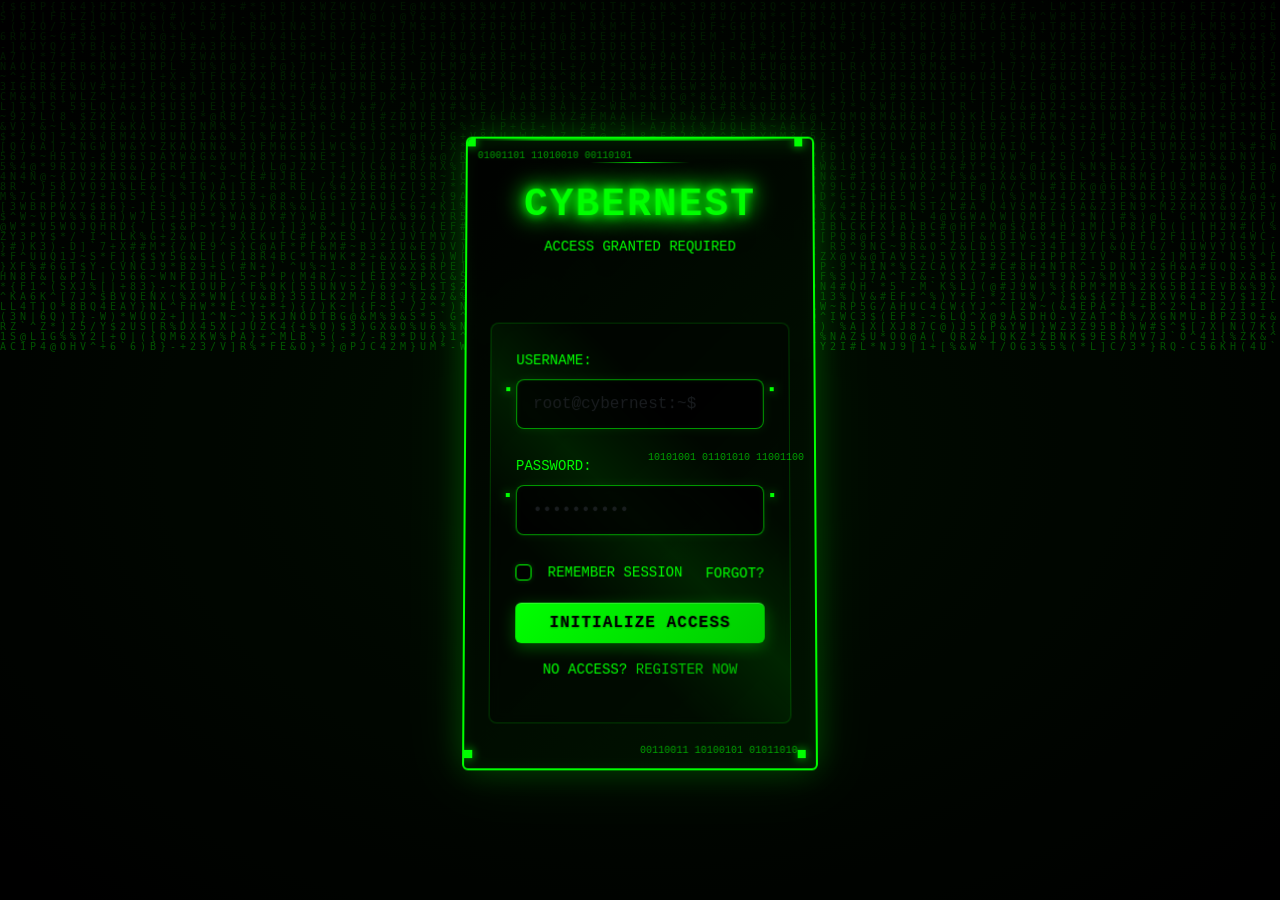
<file: index.html>
<!DOCTYPE html>
<html lang="en">
<head>
    <meta charset="UTF-8">
    <meta name="viewport" content="width=device-width, initial-scale=1.0">
    <title>CyberNest - Login</title>
    <link href="https://cdn.jsdelivr.net/npm/bootstrap@5.3.0/dist/css/bootstrap.min.css" rel="stylesheet">
    <link rel="stylesheet" href="css/style.css">
</head>
<body class="min-vh-100 d-flex align-items-center justify-content-center matrix-bg">
    <canvas id="matrix" class="matrix-rain"></canvas>
    
    <div class="container px-4 py-8" style="max-width: 400px;">
        <!-- Login Form -->
        <div id="loginForm" class="terminal-border rounded p-4 position-relative overflow-hidden">
            <!-- Corner decorations -->
            <div class="corner-decoration corner-top-left"></div>
            <div class="corner-decoration corner-top-right"></div>
            <div class="corner-decoration corner-bottom-left"></div>
            <div class="corner-decoration corner-bottom-right"></div>
            
            <!-- Data streams -->
            <div class="data-stream stream-top">01001101 11010010 00110101</div>
            <div class="data-stream stream-right">10101001 01101010 11001100</div>
            <div class="data-stream stream-bottom">00110011 10100101 01011010</div>
            
            <div class="scan-line"></div>
            
            <div class="login-header">
                <h1 class="hacker-font display-6 fw-bold glitch mb-2">CYBERNEST</h1>
                <p class="text-green-400 small">ACCESS GRANTED REQUIRED</p>
            </div>
            
            <div class="form-section">
                <form id="loginFormElement">
                    <div class="enhanced-input-group">
                        <label class="form-label text-green-400 small">USERNAME:</label>
                        <input type="text" id="username" class="form-control input-field" 
                               placeholder="root@cybernest:~$" required>
                    </div>
                    
                    <div class="enhanced-input-group">
                        <label class="form-label text-green-400 small">PASSWORD:</label>
                        <input type="password" id="password" class="form-control input-field" 
                               placeholder="••••••••••" required>
                    </div>
                    
                    <div class="d-flex align-items-center justify-content-between mb-3">
                        <div class="form-check">
                            <input type="checkbox" id="remember" class="form-check-input">
                            <label class="form-check-label text-green-400 small ms-2" for="remember">
                                REMEMBER SESSION
                            </label>
                        </div>
                        <a href="#" onclick="showForgotPassword()" class="text-green-400 small text-decoration-none">
                            FORGOT?
                        </a>
                    </div>
                    
                    <button type="submit" class="btn btn-success w-full py-2 rounded btn-hacker btn-full-width">
                        INITIALIZE ACCESS
                    </button>
                    
                    <div class="text-center mt-3">
                        <p class="text-green-400 small">
                            NO ACCESS? <a href="#" onclick="showRegister()" class="text-green-300 text-decoration-none" id="registerLink">REGISTER NOW</a>
                        </p>
                    </div>
                </form>
            </div>
            
            <div id="statusMessage" class="mt-3 text-center small d-none"></div>
        </div>
        
        <!-- Registration Form -->
        <div id="registerForm" class="terminal-border rounded p-4 position-relative overflow-hidden d-none compact-form">
            <!-- Corner decorations -->
            <div class="corner-decoration corner-top-left"></div>
            <div class="corner-decoration corner-top-right"></div>
            <div class="corner-decoration corner-bottom-left"></div>
            <div class="corner-decoration corner-bottom-right"></div>
            
            <!-- Data streams -->
            <div class="data-stream stream-top">11010010 00110101 01001101</div>
            <div class="data-stream stream-right">01101010 10100101 11001100</div>
            <div class="data-stream stream-bottom">10100101 01011010 00110011</div>
            
            <div class="scan-line"></div>
            
            <div class="login-header">
                <h1 class="hacker-font display-6 fw-bold glitch mb-2">NEW HACKER</h1>
                <p class="text-green-400 small">CREATE NEW IDENTITY</p>
            </div>
            
            <div class="form-section">
                <form id="registerFormElement">
                    <div class="enhanced-input-group">
                        <label class="form-label text-green-400 small">callsign:</label>
                        <input type="text" id="regUsername" class="form-control input-field" 
                               placeholder="Choose your callsign" required>
                    </div>
                    
                    <div class="enhanced-input-group">
                        <label class="form-label text-green-400 small">email:</label>
                        <input type="email" id="regEmail" class="form-control input-field" 
                               placeholder="user@matrix.domain" required>
                    </div>
                    
                    <div class="enhanced-input-group">
                        <label class="form-label text-green-400 small">password:</label>
                        <input type="password" id="regPassword" class="form-control input-field" 
                               placeholder="Create password" required>
                    </div>
                    
                    <div class="enhanced-input-group">
                        <label class="form-label text-green-400 small">confirm password:</label>
                        <input type="password" id="regConfirmPassword" class="form-control input-field" 
                               placeholder="Confirm password" required>
                    </div>
                    
                    <div class="mb-3">
                        <div class="form-check">
                            <input type="checkbox" id="agreeTerms" class="form-check-input" required>
                            <label class="form-check-label text-green-400 small ms-2" for="agreeTerms">
                                I ACCEPT THE PROTOCOLS
                            </label>
                        </div>
                    </div>
                    
                    <button type="submit" class="btn btn-success w-full py-2 rounded btn-hacker">
                        GENERATE IDENTITY
                    </button>
                    
                    <div class="text-center mt-3">
                        <p class="text-green-400 small">
                            EXISTING USER? <a href="#" onclick="showLogin()" class="text-green-300 text-decoration-none">LOGIN NOW</a>
                        </p>
                    </div>
                </form>
            </div>
            
            <div id="regStatusMessage" class="mt-3 text-center small d-none"></div>
        </div>
        
        <!-- Terminal Access -->
        <div id="terminalAccess" class="terminal-border rounded p-4 d-none">
            <div class="text-center mb-4">
                <h1 class="hacker-font h4 fw-bold text-green-400 mb-2">ACCESS GRANTED</h1>
                <p class="text-green-300">Welcome to CyberNest</p>
            </div>
            
            <div class="text-center">
                <button onclick="enterTerminal()" class="btn btn-success px-4 py-2 rounded btn-hacker">
                    LAUNCH TERMINAL
                </button>
            </div>
        </div>
    </div>
</body>
<script src="https://cdn.jsdelivr.net/npm/bootstrap@5.3.0/dist/js/bootstrap.bundle.min.js"></script>
<script src="javascript/login.js"></script>
</html>
</file>
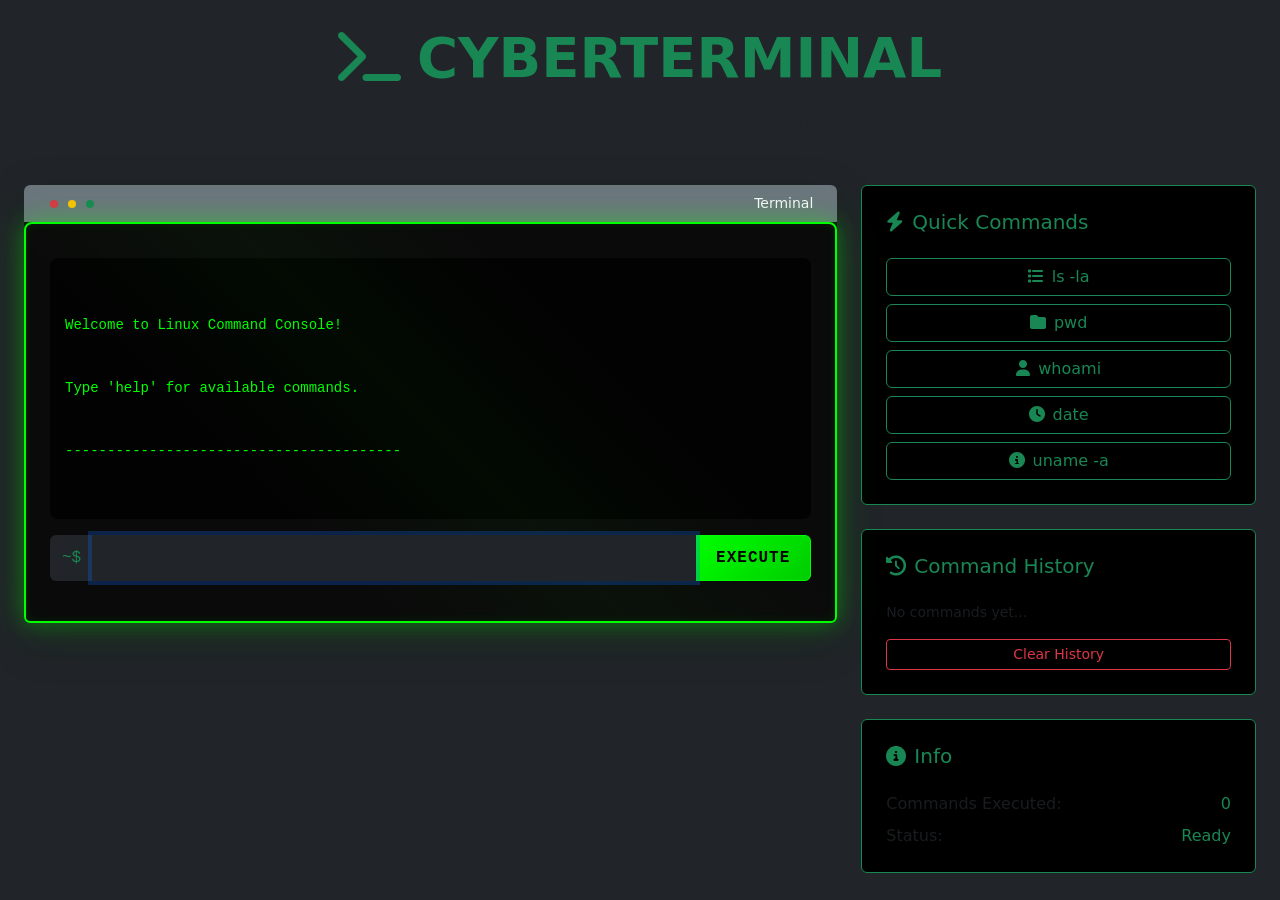
<file: views/terminal.html>
<!DOCTYPE html>
<html lang="en">
<head>
    <meta charset="UTF-8">
    <meta name="viewport" content="width=device-width, initial-scale=1.0">
    <link href="https://cdn.jsdelivr.net/npm/bootstrap@5.3.0/dist/css/bootstrap.min.css" rel="stylesheet">
    <link rel="stylesheet" href="https://cdnjs.cloudflare.com/ajax/libs/font-awesome/6.4.0/css/all.min.css">
    <style>
        .terminal {
            background: #0a0a0a;
            color: #00ff00;
            font-family: 'Courier New', monospace;
            padding: 20px;
            border-radius: 8px;
            box-shadow: 
                0 0 20px rgba(0, 255, 0, 0.3),
                inset 0 0 10px rgba(0, 255, 0, 0.1),
                0 0 40px rgba(0, 255, 0, 0.2);
            border: 2px solid #00ff00;
            position: relative;
            overflow: hidden;
        }
        .terminal::before {
            content: '';
            position: absolute;
            top: 0;
            left: 0;
            right: 0;
            bottom: 0;
            background: linear-gradient(45deg, 
                transparent 30%, 
                rgba(0, 255, 0, 0.03) 50%, 
                transparent 70%);
            animation: terminal-scan 3s linear infinite;
            pointer-events: none;
        }
        .terminal::after {
            content: '';
            position: absolute;
            top: 0;
            left: 0;
            right: 0;
            bottom: 0;
            background: linear-gradient(90deg, 
                transparent 0%, 
                rgba(0, 255, 0, 0.05) 50%, 
                transparent 100%);
            width: 2px;
            animation: terminal-scan-vertical 2s linear infinite;
            pointer-events: none;
        }
        .terminal-input {
            background: transparent;
            border: none;
            color: #00ff00;
            font-family: 'Courier New', monospace;
            outline: none;
            padding: 8px;
            border-radius: 4px;
        }
        .terminal-output {
            white-space: pre-wrap;
            word-wrap: break-word;
            padding: 10px;
            background: rgba(0, 255, 0, 0.1);
            border-radius: 4px;
            margin: 10px 0;
        }
        .command-history {
            max-height: 400px;
            overflow-y: auto;
            padding: 15px;
            background: rgba(0, 0, 0, 0.8);
            border-radius: 8px;
            margin: 10px 0;
        }
        .fade-in {
            animation: fadeIn 0.3s ease-in;
        }
        @keyframes fadeIn {
            from { opacity: 0; transform: translateY(10px); }
            to { opacity: 1; transform: translateY(0); }
        }
        .btn-terminal {
            background: linear-gradient(135deg, #00ff00 0%, #00cc00 100%);
            border: 1px solid #00ff00;
            color: #000000;
            font-family: 'Courier New', monospace;
            font-weight: bold;
            padding: 10px 20px;
            border-radius: 6px;
            transition: all 0.3s ease;
            text-transform: uppercase;
            letter-spacing: 1px;
        }
        .btn-terminal:hover {
            background: linear-gradient(135deg, #00ff00 0%, #00dd00 100%);
            transform: translateY(-2px);
            box-shadow: 0 4px 15px rgba(0, 255, 0, 0.5);
            color: #000000;
        }
        .btn-terminal:active {
            transform: translateY(0);
            box-shadow: 0 2px 10px rgba(0, 255, 0, 0.3);
            color: #000000;
        }
        .command-line {
            display: flex;
            align-items: center;
            margin: 5px 0;
        }
        .command-prompt {
            color: #00ff00;
            margin-right: 10px;
            font-weight: bold;
        }
        .command-text {
            color: #00ff00;
            flex: 1;
        }
        .cursor {
            display: inline-block;
            width: 10px;
            height: 20px;
            background: #00ff00;
            animation: blink 1s infinite;
        }
        @keyframes blink {
            0%, 50% { opacity: 1; }
            51%, 100% { opacity: 0; }
        }
        @keyframes terminal-scan {
            0% { transform: translateY(-100%); }
            100% { transform: translateY(100%); }
        }
        @keyframes terminal-scan-vertical {
            0% { height: 0%; }
            100% { height: 100%; }
        }
        .status-dot {
            width: 8px;
            height: 8px;
            border-radius: 50%;
            display: inline-block;
            margin: 0 2px;
        }
    </style>
</head>
<body class="bg-dark text-white min-vh-100">
    <div class="container-fluid p-4">
        <header class="text-center mb-5">
            <h1 class="display-4 fw-bold text-success mb-3">
                <i class="fas fa-terminal me-3"></i>CYBERTERMINAL
            </h1>
            <p class="text-muted fs-5">Execute Linux commands from your browser</p>
        </header>

        <main class="row">
            <div class="col-lg-8">
                <!-- Terminal Section -->
                <section class="mb-4">
                    <div class="bg-black rounded shadow-lg">
                        <div class="bg-secondary px-4 py-2 rounded-top d-flex justify-content-between align-items-center">
                            <div class="d-flex align-items-center">
                                <div class="status-dot bg-danger me-2"></div>
                                <div class="status-dot bg-warning me-2"></div>
                                <div class="status-dot bg-success me-2"></div>
                            </div>
                            <span class="text-light small">Terminal</span>
                        </div>
                        
                        <div class="terminal p-4 rounded-bottom" style="min-height: 400px;">
                            <div id="output" class="terminal-output mb-3 command-history">
                                <div class="fade-in">Welcome to Linux Command Console!</div>
                                <div class="fade-in">Type 'help' for available commands.</div>
                                <div class="fade-in">----------------------------------------</div>
                            </div>
                            
                            <div class="input-group mb-3">
                                <span class="input-group-text bg-dark text-success border-0" id="prompt">$</span>
                                <input 
                                    type="text" 
                                    id="commandInput" 
                                    class="form-control terminal-input bg-dark text-success border-success"
                                    placeholder="Enter Linux command..."
                                    autocomplete="off"
                                >
                                <button class="btn btn-terminal" type="button" id="executeBtn">
                                    Execute
                                </button>
                            </div>
                        </div>
                    </div>
                </section>
            </div>
            
            <!-- Sidebar -->
            <aside class="col-lg-4">
                <!-- Quick Commands -->
                <section class="bg-black rounded p-4 mb-4 border border-success">
                    <h2 class="h5 text-success mb-4">
                        <i class="fas fa-bolt me-2"></i>Quick Commands
                    </h2>
                    <div class="d-grid gap-2">
                        <button class="btn btn-outline-success quick-cmd" data-cmd="ls -la">
                            <i class="fas fa-list me-2"></i>ls -la
                        </button>
                        <button class="btn btn-outline-success quick-cmd" data-cmd="pwd">
                            <i class="fas fa-folder me-2"></i>pwd
                        </button>
                        <button class="btn btn-outline-success quick-cmd" data-cmd="whoami">
                            <i class="fas fa-user me-2"></i>whoami
                        </button>
                        <button class="btn btn-outline-success quick-cmd" data-cmd="date">
                            <i class="fas fa-clock me-2"></i>date
                        </button>
                        <button class="btn btn-outline-success quick-cmd" data-cmd="uname -a">
                            <i class="fas fa-info-circle me-2"></i>uname -a
                        </button>
                    </div>
                </section>

                <!-- Command History -->
                <section class="bg-black rounded p-4 mb-4 border border-success">
                    <h2 class="h5 text-success mb-4">
                        <i class="fas fa-history me-2"></i>Command History
                    </h2>
                    <div id="history" class="text-success small" style="max-height: 200px; overflow-y: auto;">
                        <div class="text-muted">No commands yet...</div>
                    </div>
                    <button id="clearHistory" class="btn btn-outline-danger btn-sm mt-3 w-100">
                        Clear History
                    </button>
                </section>

                <!-- Info Panel -->
                <section class="bg-black rounded p-4 border border-success">
                    <h2 class="h5 text-success mb-4">
                        <i class="fas fa-info-circle me-2"></i>Info
                    </h2>
                    <div class="text-success">
                        <div class="d-flex justify-content-between mb-2">
                            <span class="text-muted">Commands Executed:</span>
                            <span id="commandCount">0</span>
                        </div>
                        <div class="d-flex justify-content-between">
                            <span class="text-muted">Status:</span>
                            <span id="status" class="text-success">Ready</span>
                        </div>
                    </div>
                </section>
            </aside>
        </main>
    </div>

    <script src="https://cdn.jsdelivr.net/npm/bootstrap@5.3.0/dist/js/bootstrap.bundle.min.js"></script>
    <script src="../javascript/terminal.js"></script>
    <script>
        document.addEventListener('DOMContentLoaded', function() {
            const commandInput = document.getElementById('commandInput');
            const terminal = document.querySelector('.terminal');
            
            commandInput.addEventListener('focus', function() {
                terminal.style.boxShadow = '0 0 30px rgba(0, 255, 0, 0.5), inset 0 0 20px rgba(0, 255, 0, 0.1)';
            });
            
            commandInput.addEventListener('blur', function() {
                terminal.style.boxShadow = '0 0 20px rgba(0, 255, 0, 0.3), inset 0 0 10px rgba(0, 255, 0, 0.1)';
            });
            
            const quickCmds = document.querySelectorAll('.quick-cmd');
            quickCmds.forEach(btn => {
                btn.addEventListener('mouseenter', function() {
                    this.style.transform = 'translateX(5px)';
                    this.style.boxShadow = '0 4px 15px rgba(0, 255, 0, 0.3)';
                });
                
                btn.addEventListener('mouseleave', function() {
                    this.style.transform = 'translateX(0)';
                    this.style.boxShadow = 'none';
                });
                
                btn.addEventListener('click', function() {
                    const cmd = this.getAttribute('data-cmd');
                    commandInput.value = cmd;
                    commandInput.focus();
                    
                    this.classList.add('btn-success');
                    this.classList.remove('btn-outline-success');
                    setTimeout(() => {
                        this.classList.remove('btn-success');
                        this.classList.add('btn-outline-success');
                    }, 200);
                });
            });
            
            const executeBtn = document.getElementById('executeBtn');
            executeBtn.addEventListener('click', function() {
                this.style.transform = 'scale(0.95)';
                setTimeout(() => {
                    this.style.transform = 'scale(1)';
                }, 100);
            });
            
            const clearHistoryBtn = document.getElementById('clearHistory');
            clearHistoryBtn.addEventListener('click', function() {
                if (confirm('Are you sure you want to clear command history?')) {
                    document.getElementById('history').innerHTML = '<div class="text-muted">No commands yet...</div>';
                    this.textContent = 'Cleared!';
                    this.classList.add('btn-success');
                    this.classList.remove('btn-outline-danger');
                    setTimeout(() => {
                        this.textContent = 'Clear History';
                        this.classList.remove('btn-success');
                        this.classList.add('btn-outline-danger');
                    }, 1500);
                }
            });
            
            const statusElement = document.getElementById('status');
            function updateStatus(status) {
                statusElement.textContent = status;
                statusElement.style.animation = 'pulse 0.5s ease-in-out';
                setTimeout(() => {
                    statusElement.style.animation = '';
                }, 500);
            }
            
            let commandCount = 0;
            function incrementCommandCount() {
                commandCount++;
                const countElement = document.getElementById('commandCount');
                countElement.textContent = commandCount;
                countElement.style.animation = 'pulse 0.3s ease-in-out';
                setTimeout(() => {
                    countElement.style.animation = '';
                }, 300);
            }
            
            function handleResize() {
                const width = window.innerWidth;
                if (width < 768) {
                    terminal.style.fontSize = '12px';
                    commandInput.style.fontSize = '14px';
                } else if (width < 992) {
                    terminal.style.fontSize = '13px';
                    commandInput.style.fontSize = '15px';
                } else {
                    terminal.style.fontSize = '14px';
                    commandInput.style.fontSize = '16px';
                }
            }
            
            window.addEventListener('resize', handleResize);
            handleResize();
            
            document.addEventListener('keydown', function(e) {
                if (e.ctrlKey && e.key === 'l') {
                    e.preventDefault();
                    clearHistoryBtn.click();
                }
                if (e.ctrlKey && e.key === 'c') {
                    e.preventDefault();
                    commandInput.value = '';
                    commandInput.focus();
                }
            });
            
            function typeText(element, text, speed = 50) {
                let i = 0;
                element.textContent = '';
                function type() {
                    if (i < text.length) {
                        element.textContent += text.charAt(i);
                        i++;
                        setTimeout(type, speed);
                    }
                }
                type();
            }
            
            const style = document.createElement('style');
            style.textContent = `
                @keyframes pulse {
                    0% { transform: scale(1); }
                    50% { transform: scale(1.1); }
                    100% { transform: scale(1); }
                }
                
                .quick-cmd {
                    transition: all 0.3s ease;
                }
                
                .btn-terminal {
                    transition: all 0.1s ease;
                }
                
                @media (max-width: 767px) {
                    .container-fluid {
                        padding: 10px;
                    }
                    .terminal {
                        min-height: 300px !important;
                    }
                    .display-4 {
                        font-size: 2rem;
                    }
                }
                
                @media (max-width: 576px) {
                    .col-lg-4 {
                        margin-top: 20px;
                    }
                    .quick-cmd {
                        font-size: 0.8rem;
                        padding: 8px 12px;
                    }
                }
            `;
            document.head.appendChild(style);
        });
    </script>
</body>
</html>
</file>
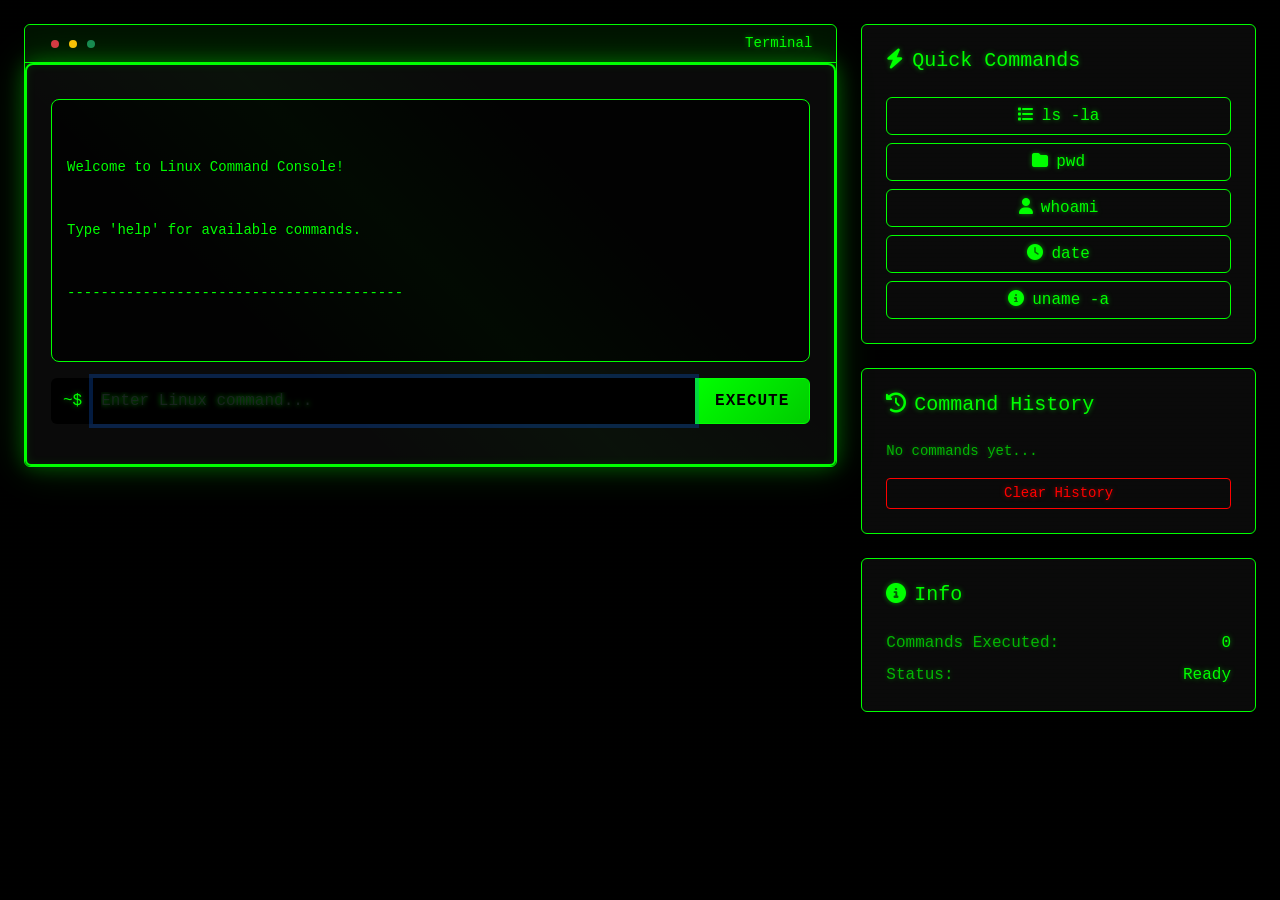
<file: views/terminals.html>
<!DOCTYPE html>
<html lang="en">
<head>
    <meta charset="UTF-8">
    <meta name="viewport" content="width=device-width, initial-scale=1.0">
    <link href="https://cdn.jsdelivr.net/npm/bootstrap@5.3.0/dist/css/bootstrap.min.css" rel="stylesheet">
    <link rel="stylesheet" href="https://cdnjs.cloudflare.com/ajax/libs/font-awesome/6.4.0/css/all.min.css">
    <style>
        body {
            background: #000;
            color: #00ff00;
            font-family: 'Courier New', monospace;
        }
        
        .terminal {
            background: #0a0a0a;
            color: #00ff00;
            font-family: 'Courier New', monospace;
            padding: 20px;
            border-radius: 8px;
            box-shadow: 
                0 0 20px rgba(0, 255, 0, 0.3),
                inset 0 0 10px rgba(0, 255, 0, 0.1),
                0 0 40px rgba(0, 255, 0, 0.2);
            border: 2px solid #00ff00;
            position: relative;
            overflow: hidden;
        }
        
        .terminal::before {
            content: '';
            position: absolute;
            top: 0;
            left: 0;
            right: 0;
            bottom: 0;
            background: linear-gradient(45deg, 
                transparent 30%, 
                rgba(0, 255, 0, 0.03) 50%, 
                transparent 70%);
            animation: terminal-scan 3s linear infinite;
            pointer-events: none;
        }
        
        .terminal::after {
            content: '';
            position: absolute;
            top: 0;
            left: 0;
            right: 0;
            bottom: 0;
            background: linear-gradient(90deg, 
                transparent 0%, 
                rgba(0, 255, 0, 0.05) 50%, 
                transparent 100%);
            width: 2px;
            animation: terminal-scan-vertical 2s linear infinite;
            pointer-events: none;
        }
        
        .terminal-input {
            background: transparent;
            border: none;
            color: #00ff00;
            font-family: 'Courier New', monospace;
            outline: none;
            padding: 8px;
            border-radius: 4px;
            text-shadow: 0 0 5px rgba(0, 255, 0, 0.5);
        }
        
        .terminal-output {
            white-space: pre-wrap;
            word-wrap: break-word;
            padding: 10px;
            background: rgba(0, 0, 0, 0.8);
            border-radius: 4px;
            margin: 10px 0;
            border: 1px solid #00ff00;
        }
        
        /* Terminal output scrollbar styling */
        .terminal-output::-webkit-scrollbar {
            width: 8px;
        }
        
        .terminal-output::-webkit-scrollbar-track {
            background: rgba(0, 0, 0, 0.8);
            border-radius: 4px;
        }
        
        .terminal-output::-webkit-scrollbar-thumb {
            background: #00ff00;
            border-radius: 4px;
            box-shadow: 0 0 5px rgba(0, 255, 0, 0.3);
        }
        
        .terminal-output::-webkit-scrollbar-thumb:hover {
            background: #00cc00;
        }
        
        .terminal-output::-moz-scrollbar {
            width: 8px;
        }
        
        .terminal-output::-moz-scrollbar-track {
            background: rgba(0, 0, 0, 0.8);
            border-radius: 4px;
        }
        
        .terminal-output::-moz-scrollbar-thumb {
            background: #00ff00;
            border-radius: 4px;
            box-shadow: 0 0 5px rgba(0, 255, 0, 0.3);
        }
        
        .terminal-output::-moz-scrollbar-thumb:hover {
            background: #00cc00;
        }
        
        .terminal-output::-ms-overflow-style {
            scrollbar-width: 8px;
        }
        
        .terminal-output::-ms-scrollbar-track {
            background: rgba(0, 0, 0, 0.8);
            border-radius: 4px;
        }
        
        .terminal-output::-ms-scrollbar-thumb {
            background: #00ff00;
            border-radius: 4px;
            box-shadow: 0 0 5px rgba(0, 255, 0, 0.3);
        }
        
        .terminal-output::-ms-scrollbar-thumb:hover {
            background: #00cc00;
        }
        
        .command-history {
            max-height: 400px;
            overflow-y: auto;
            padding: 15px;
            background: rgba(0, 0, 0, 0.8);
            border-radius: 8px;
            margin: 10px 0;
            border: 1px solid #00ff00;
        }
        
        .fade-in {
            animation: fadeIn 0.3s ease-in;
        }
        
        @keyframes fadeIn {
            from { opacity: 0; transform: translateY(10px); }
            to { opacity: 1; transform: translateY(0); }
        }
        
        .btn-terminal {
            background: linear-gradient(135deg, #00ff00 0%, #00cc00 100%);
            border: 1px solid #00ff00;
            color: #000000;
            font-family: 'Courier New', monospace;
            font-weight: bold;
            padding: 10px 20px;
            border-radius: 6px;
            transition: all 0.3s ease;
            text-transform: uppercase;
            letter-spacing: 1px;
            text-shadow: 0 0 5px rgba(0, 255, 0, 0.3);
        }
        
        .btn-terminal:hover {
            background: linear-gradient(135deg, #00ff00 0%, #00dd00 100%);
            transform: translateY(-2px);
            box-shadow: 0 4px 15px rgba(0, 255, 0, 0.5);
            color: #000000;
            text-shadow: 0 0 5px rgba(0, 255, 0, 0.5);
        }
        
        .btn-terminal:active {
            transform: translateY(0);
            box-shadow: 0 2px 10px rgba(0, 255, 0, 0.3);
            color: #000000;
            text-shadow: 0 0 5px rgba(0, 255, 0, 0.5);
        }
        
        .command-line {
            display: flex;
            align-items: center;
            margin: 5px 0;
        }
        
        .command-prompt {
            color: #00ff00;
            margin-right: 10px;
            font-weight: bold;
            text-shadow: 0 0 5px rgba(0, 255, 0, 0.5);
        }
        
        .command-text {
            color: #00ff00;
            flex: 1;
            text-shadow: 0 0 5px rgba(0, 255, 0, 0.5);
        }
        
        .cursor {
            display: inline-block;
            width: 10px;
            height: 20px;
            background: #00ff00;
            animation: blink 1s infinite;
        }
        
        @keyframes blink {
            0%, 50% { opacity: 1; }
            51%, 100% { opacity: 0; }
        }
        
        @keyframes terminal-scan {
            0% { transform: translateY(-100%); }
            100% { transform: translateY(100%); }
        }
        
        @keyframes terminal-scan-vertical {
            0% { height: 0%; }
            100% { height: 100%; }
        }
        
        .status-dot {
            width: 8px;
            height: 8px;
            border-radius: 50%;
            display: inline-block;
            margin: 0 2px;
        }
        
        /* Scrollbar styling */
        .command-history::-webkit-scrollbar {
            width: 8px;
        }
        
        .command-history::-webkit-scrollbar-track {
            background: rgba(0, 0, 0, 0.8);
            border-radius: 4px;
        }
        
        .command-history::-webkit-scrollbar-thumb {
            background: #00ff00;
            border-radius: 4px;
            box-shadow: 0 0 5px rgba(0, 255, 0, 0.3);
        }
        
        .command-history::-webkit-scrollbar-thumb:hover {
            background: #00cc00;
        }
        
        .command-history::-moz-scrollbar {
            width: 8px;
        }
        
        .command-history::-moz-scrollbar-track {
            background: rgba(0, 0, 0, 0.8);
            border-radius: 4px;
        }
        
        .command-history::-moz-scrollbar-thumb {
            background: #00ff00;
            border-radius: 4px;
            box-shadow: 0 0 5px rgba(0, 255, 0, 0.3);
        }
        
        .command-history::-moz-scrollbar-thumb:hover {
            background: #00cc00;
        }
        
        .command-history::-ms-overflow-style {
            scrollbar-width: 8px;
        }
        
        .command-history::-ms-scrollbar-track {
            background: rgba(0, 0, 0, 0.8);
            border-radius: 4px;
        }
        
        .command-history::-ms-scrollbar-thumb {
            background: #00ff00;
            border-radius: 4px;
            box-shadow: 0 0 5px rgba(0, 255, 0, 0.3);
        }
        
        .command-history::-ms-scrollbar-thumb:hover {
            background: #00cc00;
        }
        
        /* Hacker theme overrides */
        .bg-dark {
            background: #000 !important;
        }
        
        .text-white {
            color: #00ff00 !important;
        }
        
        .text-success {
            color: #00ff00 !important;
            text-shadow: 0 0 5px rgba(0, 255, 0, 0.5) !important;
        }
        
        .text-muted {
            color: #00ff00 !important;
            opacity: 0.7 !important;
        }
        
        .bg-black {
            background: #0a0a0a !important;
            border: 1px solid #00ff00 !important;
        }
        
        .border-success {
            border-color: #00ff00 !important;
        }
        
        .btn-outline-success {
            background: transparent !important;
            border: 1px solid #00ff00 !important;
            color: #00ff00 !important;
            text-shadow: 0 0 5px rgba(0, 255, 0, 0.5) !important;
        }
        
        .btn-outline-success:hover {
            background: rgba(0, 255, 0, 0.1) !important;
            box-shadow: 0 0 10px rgba(0, 255, 0, 0.5) !important;
            text-shadow: 0 0 5px rgba(0, 255, 0, 0.5) !important;
        }
        
        .btn-outline-danger {
            background: transparent !important;
            border: 1px solid #ff0000 !important;
            color: #ff0000 !important;
            text-shadow: 0 0 5px rgba(255, 0, 0, 0.5) !important;
        }
        
        .btn-outline-danger:hover {
            background: rgba(255, 0, 0, 0.1) !important;
            box-shadow: 0 0 10px rgba(255, 0, 0, 0.5) !important;
            text-shadow: 0 0 5px rgba(255, 0, 0, 0.5) !important;
        }
        
        .bg-secondary {
            background: rgba(0, 20, 0, 0.9) !important;
            border-bottom: 1px solid #00ff00 !important;
        }
        
        .text-light {
            color: #00ff00 !important;
            text-shadow: 0 0 5px rgba(0, 255, 0, 0.5) !important;
        }
        
        /* Glitch effects for headers */
        .display-4 {
            animation: glitch 2s infinite !important;
            text-shadow: 0 0 10px rgba(0, 255, 0, 0.8) !important;
        }
        
        @keyframes glitch {
            0%, 100% { text-shadow: 0 0 10px rgba(0, 255, 0, 0.8); }
            25% { text-shadow: -2px 0 10px rgba(255, 0, 0, 0.8); }
            50% { text-shadow: 2px 0 10px rgba(0, 255, 0, 0.8); }
            75% { text-shadow: 0 0 10px rgba(0, 255, 255, 0, 0.8); }
        }
        
        /* Matrix rain background effect */
        body::before {
            content: '';
            position: fixed;
            top: 0;
            left: 0;
            right: 0;
            bottom: 0;
            background: 
                repeating-linear-gradient(
                    0deg,
                    transparent,
                    transparent 2px,
                    rgba(0, 255, 0, 0.03) 2px,
                    transparent 4px
                );
            pointer-events: none;
            z-index: 0;
            opacity: 0.1;
        }
    </style>
</head>
<body class="bg-dark text-white min-vh-100">
    <div class="container-fluid p-4">
        <!-- <header class="text-center mb-5">
            <h1 class="display-4 fw-bold text-success mb-3">
                <i class="fas fa-terminal me-3"></i>CYBERTERMINAL
            </h1>
            <p class="text-muted fs-5">Execute Linux commands from your browser</p>
        </header> -->

        <main class="row">
            <div class="col-lg-8">
                <!-- Terminal Section -->
                <section class="mb-4">
                    <div class="bg-black rounded shadow-lg">
                        <div class="bg-secondary px-4 py-2 rounded-top d-flex justify-content-between align-items-center">
                            <div class="d-flex align-items-center">
                                <div class="status-dot bg-danger me-2"></div>
                                <div class="status-dot bg-warning me-2"></div>
                                <div class="status-dot bg-success me-2"></div>
                            </div>
                            <span class="text-light small">Terminal</span>
                        </div>
                        
                        <div class="terminal p-4 rounded-bottom" style="min-height: 400px;">
                            <div id="output" class="terminal-output mb-3 command-history">
                                <div class="fade-in">Welcome to Linux Command Console!</div>
                                <div class="fade-in">Type 'help' for available commands.</div>
                                <div class="fade-in">----------------------------------------</div>
                            </div>
                            
                            <div class="input-group mb-3">
                                <span class="input-group-text bg-dark text-success border-0" id="prompt">$</span>
                                <input 
                                    type="text" 
                                    id="commandInput" 
                                    class="form-control terminal-input bg-dark text-success border-success"
                                    placeholder="Enter Linux command..."
                                    autocomplete="off"
                                >
                                <button class="btn btn-terminal" type="button" id="executeBtn">
                                    Execute
                                </button>
                            </div>
                        </div>
                    </div>
                </section>
            </div>
            
            <!-- Sidebar -->
            <aside class="col-lg-4">
                <!-- Quick Commands -->
                <section class="bg-black rounded p-4 mb-4 border border-success">
                    <h2 class="h5 text-success mb-4">
                        <i class="fas fa-bolt me-2"></i>Quick Commands
                    </h2>
                    <div class="d-grid gap-2">
                        <button class="btn btn-outline-success quick-cmd" data-cmd="ls -la">
                            <i class="fas fa-list me-2"></i>ls -la
                        </button>
                        <button class="btn btn-outline-success quick-cmd" data-cmd="pwd">
                            <i class="fas fa-folder me-2"></i>pwd
                        </button>
                        <button class="btn btn-outline-success quick-cmd" data-cmd="whoami">
                            <i class="fas fa-user me-2"></i>whoami
                        </button>
                        <button class="btn btn-outline-success quick-cmd" data-cmd="date">
                            <i class="fas fa-clock me-2"></i>date
                        </button>
                        <button class="btn btn-outline-success quick-cmd" data-cmd="uname -a">
                            <i class="fas fa-info-circle me-2"></i>uname -a
                        </button>
                    </div>
                </section>

                <!-- Command History -->
                <section class="bg-black rounded p-4 mb-4 border border-success">
                    <h2 class="h5 text-success mb-4">
                        <i class="fas fa-history me-2"></i>Command History
                    </h2>
                    <div id="history" class="text-success small" style="max-height: 200px; overflow-y: auto;">
                        <div class="text-muted">No commands yet...</div>
                    </div>
                    <button id="clearHistory" class="btn btn-outline-danger btn-sm mt-3 w-100">
                        Clear History
                    </button>
                </section>

                <!-- Info Panel -->
                <section class="bg-black rounded p-4 border border-success">
                    <h2 class="h5 text-success mb-4">
                        <i class="fas fa-info-circle me-2"></i>Info
                    </h2>
                    <div class="text-success">
                        <div class="d-flex justify-content-between mb-2">
                            <span class="text-muted">Commands Executed:</span>
                            <span id="commandCount">0</span>
                        </div>
                        <div class="d-flex justify-content-between">
                            <span class="text-muted">Status:</span>
                            <span id="status" class="text-success">Ready</span>
                        </div>
                    </div>
                </section>
            </aside>
        </main>
    </div>

    <script src="https://cdn.jsdelivr.net/npm/bootstrap@5.3.0/dist/js/bootstrap.bundle.min.js"></script>
    <script src="../javascript/terminal.js"></script>
    <script>
        document.addEventListener('DOMContentLoaded', function() {
            const commandInput = document.getElementById('commandInput');
            const terminal = document.querySelector('.terminal');
            
            commandInput.addEventListener('focus', function() {
                terminal.style.boxShadow = '0 0 30px rgba(0, 255, 0, 0.5), inset 0 0 20px rgba(0, 255, 0, 0.1)';
            });
            
            commandInput.addEventListener('blur', function() {
                terminal.style.boxShadow = '0 0 20px rgba(0, 255, 0, 0.3), inset 0 0 10px rgba(0, 255, 0, 0.1)';
            });
            
            const quickCmds = document.querySelectorAll('.quick-cmd');
            quickCmds.forEach(btn => {
                btn.addEventListener('mouseenter', function() {
                    this.style.transform = 'translateX(5px)';
                    this.style.boxShadow = '0 4px 15px rgba(0, 255, 0, 0.3)';
                });
                
                btn.addEventListener('mouseleave', function() {
                    this.style.transform = 'translateX(0)';
                    this.style.boxShadow = 'none';
                });
                
                btn.addEventListener('click', function() {
                    const cmd = this.getAttribute('data-cmd');
                    commandInput.value = cmd;
                    commandInput.focus();
                    
                    this.classList.add('btn-success');
                    this.classList.remove('btn-outline-success');
                    setTimeout(() => {
                        this.classList.remove('btn-success');
                        this.classList.add('btn-outline-success');
                    }, 200);
                });
            });
            
            const executeBtn = document.getElementById('executeBtn');
            executeBtn.addEventListener('click', function() {
                this.style.transform = 'scale(0.95)';
                setTimeout(() => {
                    this.style.transform = 'scale(1)';
                }, 100);
            });
            
            const clearHistoryBtn = document.getElementById('clearHistory');
            clearHistoryBtn.addEventListener('click', function() {
                if (confirm('Are you sure you want to clear command history?')) {
                    document.getElementById('history').innerHTML = '<div class="text-muted">No commands yet...</div>';
                    this.textContent = 'Cleared!';
                    this.classList.add('btn-success');
                    this.classList.remove('btn-outline-danger');
                    setTimeout(() => {
                        this.textContent = 'Clear History';
                        this.classList.remove('btn-success');
                        this.classList.add('btn-outline-danger');
                    }, 1500);
                }
            });
            
            const statusElement = document.getElementById('status');
            function updateStatus(status) {
                statusElement.textContent = status;
                statusElement.style.animation = 'pulse 0.5s ease-in-out';
                setTimeout(() => {
                    statusElement.style.animation = '';
                }, 500);
            }
            
            let commandCount = 0;
            function incrementCommandCount() {
                commandCount++;
                const countElement = document.getElementById('commandCount');
                countElement.textContent = commandCount;
                countElement.style.animation = 'pulse 0.3s ease-in-out';
                setTimeout(() => {
                    countElement.style.animation = '';
                }, 300);
            }
            
            function handleResize() {
                const width = window.innerWidth;
                if (width < 768) {
                    terminal.style.fontSize = '12px';
                    commandInput.style.fontSize = '14px';
                } else if (width < 992) {
                    terminal.style.fontSize = '13px';
                    commandInput.style.fontSize = '15px';
                } else {
                    terminal.style.fontSize = '14px';
                    commandInput.style.fontSize = '16px';
                }
            }
            
            window.addEventListener('resize', handleResize);
            handleResize();
            
            document.addEventListener('keydown', function(e) {
                if (e.ctrlKey && e.key === 'l') {
                    e.preventDefault();
                    clearHistoryBtn.click();
                }
                if (e.ctrlKey && e.key === 'c') {
                    e.preventDefault();
                    commandInput.value = '';
                    commandInput.focus();
                }
            });
            
            function typeText(element, text, speed = 50) {
                let i = 0;
                element.textContent = '';
                function type() {
                    if (i < text.length) {
                        element.textContent += text.charAt(i);
                        i++;
                        setTimeout(type, speed);
                    }
                }
                type();
            }
            
            const style = document.createElement('style');
            style.textContent = `
                @keyframes pulse {
                    0% { transform: scale(1); }
                    50% { transform: scale(1.1); }
                    100% { transform: scale(1); }
                }
                
                .quick-cmd {
                    transition: all 0.3s ease;
                }
                
                .btn-terminal {
                    transition: all 0.1s ease;
                }
                
                @media (max-width: 767px) {
                    .container-fluid {
                        padding: 10px;
                    }
                    .terminal {
                        min-height: 300px !important;
                    }
                    .display-4 {
                        font-size: 2rem;
                    }
                }
                
                @media (max-width: 576px) {
                    .col-lg-4 {
                        margin-top: 20px;
                    }
                    .quick-cmd {
                        font-size: 0.8rem;
                        padding: 8px 12px;
                    }
                }
            `;
            document.head.appendChild(style);
        });
    </script>
</body>
</html>
</file>
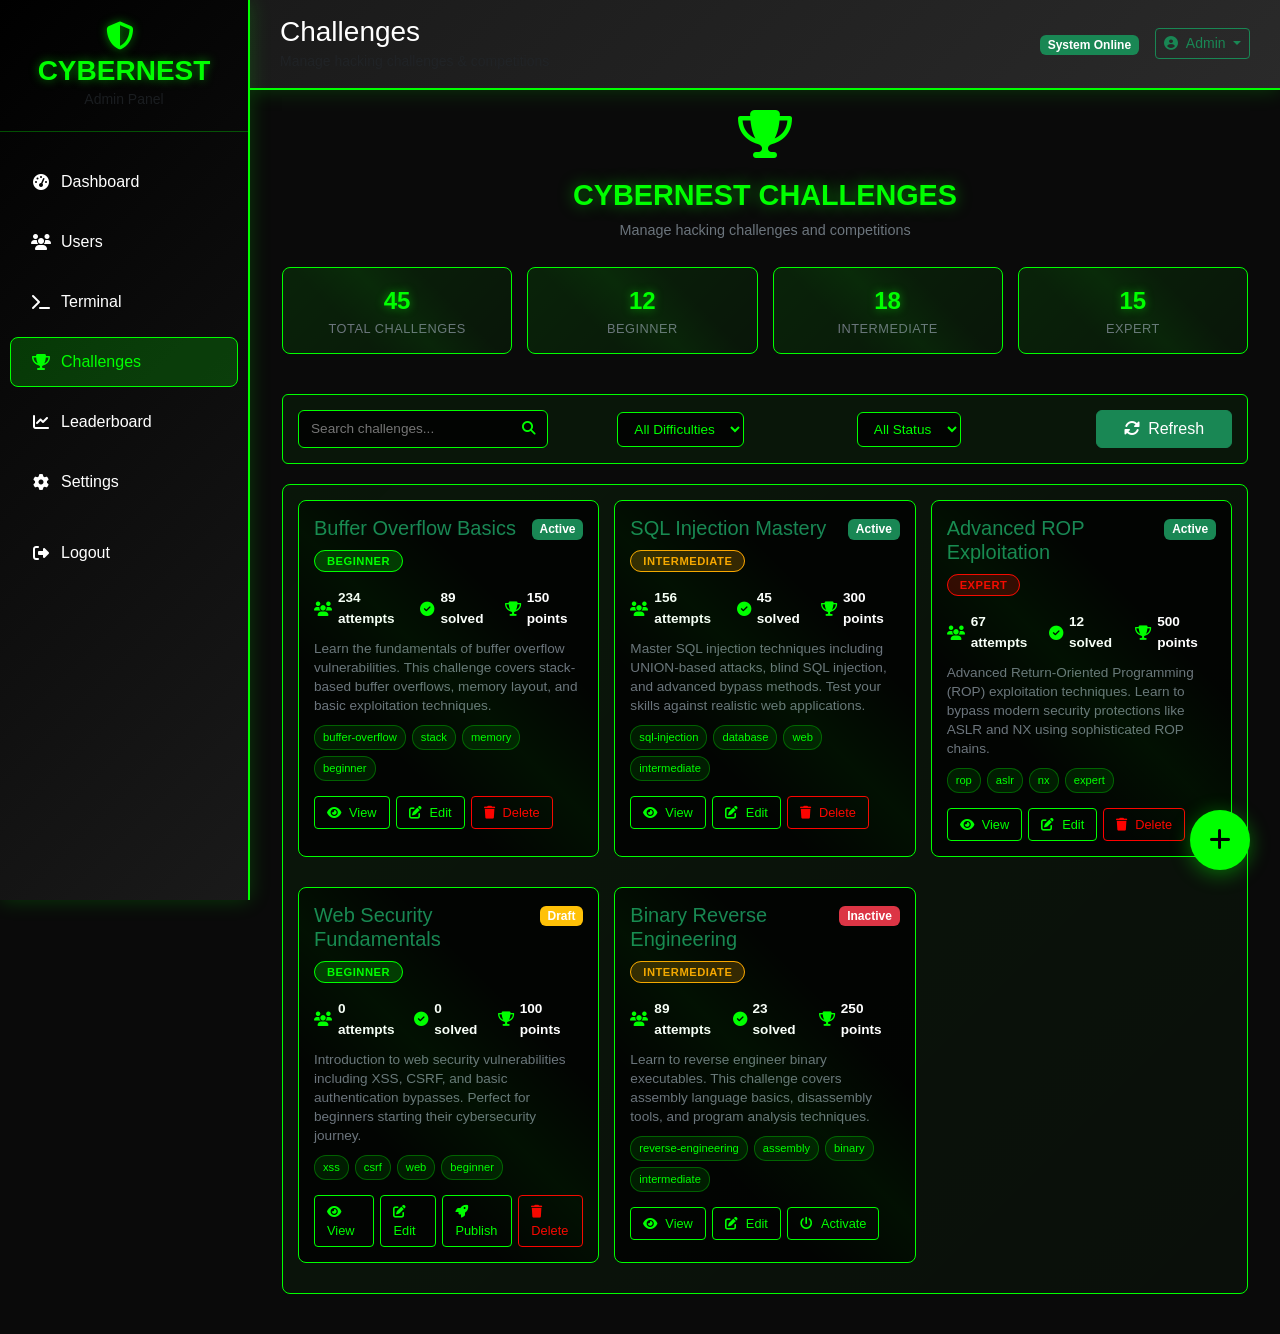
<file: views/admin/challenges.html>
<!DOCTYPE html>
<html lang="en">
<head>
    <meta charset="UTF-8">
    <meta name="viewport" content="width=device-width, initial-scale=1.0">
    <title>CyberNest Admin - Challenges</title>
    <link href="https://cdn.jsdelivr.net/npm/bootstrap@5.3.0/dist/css/bootstrap.min.css" rel="stylesheet">
    <link rel="stylesheet" href="https://cdnjs.cloudflare.com/ajax/libs/font-awesome/6.4.0/css/all.min.css">
    <link rel="stylesheet" href="../../css/admin/dashboard.css">
    <style>
        .challenges-container {
            background: linear-gradient(135deg, rgba(0, 255, 0, 0.05) 0%, rgba(0, 255, 0, 0.02) 100%);
            border: 1px solid var(--primary-color);
            border-radius: 8px;
            padding: 15px;
            margin-bottom: 20px;
        }

        .challenges-grid {
            display: grid;
            grid-template-columns: repeat(auto-fit, minmax(300px, 1fr));
            gap: 15px;
        }

        .challenges-header {
            text-align: center;
            margin-bottom: 25px;
        }

        .challenges-title {
            color: var(--primary-color);
            font-size: 1.8rem;
            font-weight: bold;
            text-shadow: 0 0 15px rgba(0, 255, 0, 0.5);
            margin-bottom: 8px;
        }

        .challenges-subtitle {
            color: var(--muted-text);
            font-size: 0.9rem;
        }

        .challenge-card {
            background: rgba(0, 0, 0, 0.8);
            border: 1px solid var(--primary-color);
            border-radius: 8px;
            padding: 15px;
            margin-bottom: 15px;
            transition: all 0.3s ease;
            position: relative;
            overflow: hidden;
        }

        .challenge-card::before {
            content: '';
            position: absolute;
            top: 0;
            left: 0;
            right: 0;
            bottom: 0;
            background: linear-gradient(45deg, transparent 30%, rgba(0, 255, 0, 0.05) 50%, transparent 70%);
            animation: card-scan 3s linear infinite;
            pointer-events: none;
        }

        @keyframes card-scan {
            0% { transform: translateX(-100%); }
            100% { transform: translateX(100%); }
        }

        .challenge-card:hover {
            transform: translateY(-5px);
            box-shadow: 0 10px 30px rgba(0, 255, 0, 0.3);
            border-color: var(--secondary-color);
        }

        .difficulty-badge {
            padding: 4px 12px;
            border-radius: 15px;
            font-size: 0.7rem;
            font-weight: 600;
            text-transform: uppercase;
            letter-spacing: 0.5px;
        }

        .difficulty-beginner {
            background: rgba(0, 255, 0, 0.2);
            color: var(--primary-color);
            border: 1px solid var(--primary-color);
        }

        .difficulty-intermediate {
            background: rgba(255, 165, 0, 0.2);
            color: #ffa500;
            border: 1px solid #ffa500;
        }

        .difficulty-expert {
            background: rgba(255, 0, 0, 0.2);
            color: #ff0000;
            border: 1px solid #ff0000;
        }

        .challenge-stats {
            display: flex;
            gap: 12px;
            margin: 10px 0;
        }

        .stat-item {
            display: flex;
            align-items: center;
            gap: 6px;
        }

        .stat-icon {
            color: var(--primary-color);
            font-size: 0.9rem;
        }

        .stat-value {
            color: var(--light-text);
            font-weight: 600;
            font-size: 0.85rem;
        }

        .challenge-description {
            color: var(--muted-text);
            margin: 10px 0;
            line-height: 1.4;
            font-size: 0.85rem;
        }

        .challenge-tags {
            display: flex;
            flex-wrap: wrap;
            gap: 6px;
            margin: 10px 0;
        }

        .tag {
            padding: 3px 8px;
            border-radius: 12px;
            font-size: 0.7rem;
            background: rgba(0, 255, 0, 0.1);
            color: var(--primary-color);
            border: 1px solid rgba(0, 255, 0, 0.3);
        }

        .action-buttons {
            display: flex;
            gap: 6px;
            margin-top: 15px;
        }

        .btn-action {
            padding: 6px 12px;
            border-radius: 4px;
            border: 1px solid var(--primary-color);
            background: transparent;
            color: var(--primary-color);
            font-size: 0.8rem;
            transition: all 0.3s ease;
            text-decoration: none;
        }

        .btn-action:hover {
            background: rgba(0, 255, 0, 0.2);
            transform: scale(1.05);
            color: var(--primary-color);
        }

        .btn-action.danger {
            border-color: #ff0000;
            color: #ff0000;
        }

        .btn-action.danger:hover {
            background: rgba(255, 0, 0, 0.2);
            color: #ff0000;
        }

        .filter-section {
            background: rgba(0, 255, 0, 0.05);
            border: 1px solid var(--primary-color);
            border-radius: 6px;
            padding: 15px;
            margin-bottom: 20px;
        }

        .search-box {
            position: relative;
            max-width: 250px;
        }

        .search-box input {
            background: rgba(0, 0, 0, 0.8);
            border: 1px solid var(--primary-color);
            color: var(--primary-color);
            padding: 8px 12px;
            border-radius: 6px;
            width: 100%;
            font-size: 0.85rem;
        }

        .search-box input:focus {
            outline: none;
            box-shadow: 0 0 10px rgba(0, 255, 0, 0.3);
            border-color: var(--primary-color);
        }

        .search-box i {
            position: absolute;
            right: 12px;
            top: 50%;
            transform: translateY(-50%);
            color: var(--primary-color);
            font-size: 0.85rem;
        }

        .filter-select {
            background: rgba(0, 0, 0, 0.8);
            border: 1px solid var(--primary-color);
            color: var(--primary-color);
            padding: 8px 12px;
            border-radius: 6px;
            font-size: 0.85rem;
        }

        .filter-select:focus {
            outline: none;
            box-shadow: 0 0 10px rgba(0, 255, 0, 0.3);
            border-color: var(--primary-color);
        }

        .filter-select option {
            background: var(--darker-bg);
            color: var(--primary-color);
        }

        .stats-grid {
            display: grid;
            grid-template-columns: repeat(auto-fit, minmax(150px, 1fr));
            gap: 15px;
            margin-bottom: 20px;
        }

        .stat-card {
            background: linear-gradient(135deg, rgba(0, 255, 0, 0.1) 0%, rgba(0, 255, 0, 0.05) 100%);
            border: 1px solid var(--primary-color);
            border-radius: 8px;
            padding: 15px;
            text-align: center;
            transition: all 0.3s ease;
        }

        .stat-card:hover {
            transform: translateY(-3px);
            box-shadow: 0 8px 20px rgba(0, 255, 0, 0.3);
        }

        .stat-number {
            font-size: 1.5rem;
            font-weight: bold;
            color: var(--primary-color);
            text-shadow: 0 0 8px rgba(0, 255, 0, 0.5);
        }

        .stat-label {
            color: var(--muted-text);
            font-size: 0.8rem;
            text-transform: uppercase;
            letter-spacing: 0.5px;
        }

        .add-challenge-btn {
            position: fixed;
            bottom: 30px;
            right: 30px;
            width: 60px;
            height: 60px;
            border-radius: 50%;
            background: var(--primary-color);
            color: var(--darker-bg);
            border: none;
            font-size: 1.5rem;
            box-shadow: 0 4px 20px rgba(0, 255, 0, 0.4);
            transition: all 0.3s ease;
            z-index: 1000;
        }

        .add-challenge-btn:hover {
            transform: scale(1.1);
            box-shadow: 0 6px 30px rgba(0, 255, 0, 0.6);
        }

        .modal-content {
            background: var(--darker-bg);
            border: 1px solid var(--primary-color);
        }

        .modal-header {
            background: rgba(0, 255, 0, 0.1);
            border-bottom: 1px solid var(--primary-color);
        }

        .modal-title {
            color: var(--primary-color);
        }

        .modal-body {
            color: var(--light-text);
        }

        .form-control, .form-select {
            background: rgba(0, 0, 0, 0.8);
            border: 1px solid var(--primary-color);
            color: var(--primary-color);
        }

        .form-control:focus, .form-select:focus {
            background: rgba(0, 0, 0, 0.8);
            border-color: var(--primary-color);
            box-shadow: 0 0 10px rgba(0, 255, 0, 0.3);
            color: var(--primary-color);
        }

        .form-label {
            color: var(--primary-color);
        }

        .btn-close {
            filter: invert(1);
        }

        .trophy-icon {
            font-size: 3rem;
            color: var(--primary-color);
            margin-bottom: 20px;
            animation: pulse 2s infinite;
        }

        @keyframes pulse {
            0% { opacity: 1; transform: scale(1); }
            50% { opacity: 0.7; transform: scale(1.1); }
            100% { opacity: 1; transform: scale(1); }
        }

        @media (max-width: 768px) {
            .challenges-title {
                font-size: 2rem;
            }
            
            .stats-grid {
                grid-template-columns: 1fr;
            }
            
            .filter-section {
                text-align: center;
            }
            
            .search-box {
                max-width: 100%;
                margin-bottom: 15px;
            }
            
            .challenge-stats {
                flex-direction: column;
                gap: 10px;
            }
            
            .action-buttons {
                flex-direction: column;
            }
        }
    </style>
</head>
<body>
    <!-- Sidebar -->
    <nav class="sidebar" id="sidebar">
        <div class="sidebar-header">
            <h3><i class="fas fa-shield-alt me-2"></i>CYBERNEST</h3>
            <small class="text-muted">Admin Panel</small>
        </div>
        <div class="sidebar-menu">
            <ul class="nav flex-column">
                <li class="nav-item">
                    <a class="nav-link" href="dashboard.html">
                        <i class="fas fa-tachometer-alt"></i>
                        Dashboard
                    </a>
                </li>
                <li class="nav-item">
                    <a class="nav-link" href="users.html">
                        <i class="fas fa-users"></i>
                        Users
                    </a>
                </li>
                <li class="nav-item">
                    <a class="nav-link" target="_blank" href="../terminal.html">
                        <i class="fas fa-terminal"></i>
                        Terminal
                    </a>
                </li>
                <li class="nav-item">
                    <a class="nav-link active" href="challenges.html">
                        <i class="fas fa-trophy"></i>
                        Challenges
                    </a>
                </li>
                <li class="nav-item">
                    <a class="nav-link" href="leaderboard.html">
                        <i class="fas fa-chart-line"></i>
                        Leaderboard
                    </a>
                </li>
                <li class="nav-item">
                    <a class="nav-link" href="settings.html">
                        <i class="fas fa-cog"></i>
                        Settings
                    </a>
                </li>
                <li class="nav-item mt-3">
                    <a class="nav-link" href="../../index.html">
                        <i class="fas fa-sign-out-alt"></i>
                        Logout
                    </a>
                </li>
            </ul>
        </div>
    </nav>

    <!-- Main Content -->
    <main class="main-content">
        <!-- Top Header -->
        <header class="top-header">
            <div class="d-flex justify-content-between align-items-center">
                <div>
                    <h1 class="h3 mb-0">Challenges</h1>
                    <small class="text-muted">Manage hacking challenges & competitions</small>
                </div>
                <div class="d-flex align-items-center">
                    <div class="me-3">
                        <span class="badge bg-success pulse">System Online</span>
                    </div>
                    <div class="dropdown">
                        <button class="btn btn-outline-success btn-sm dropdown-toggle" type="button" data-bs-toggle="dropdown">
                            <i class="fas fa-user-circle me-2"></i>Admin
                        </button>
                        <ul class="dropdown-menu dropdown-menu-dark dropdown-menu-end">
                            <li><a class="dropdown-item" href="#profile">Profile</a></li>
                            <li><a class="dropdown-item" href="#settings">Settings</a></li>
                            <li><hr class="dropdown-divider"></li>
                            <li><a class="dropdown-item" href="#logout">Logout</a></li>
                        </ul>
                    </div>
                </div>
            </div>
        </header>

        <!-- Challenges Content -->
        <div class="container-fluid">
            <!-- Header -->
            <div class="challenges-header">
                <i class="fas fa-trophy trophy-icon"></i>
                <h2 class="challenges-title">CYBERNEST CHALLENGES</h2>
                <p class="challenges-subtitle">Manage hacking challenges and competitions</p>
            </div>

            <!-- Stats Grid -->
            <div class="stats-grid">
                <div class="stat-card">
                    <div class="stat-number">45</div>
                    <div class="stat-label">Total Challenges</div>
                </div>
                <div class="stat-card">
                    <div class="stat-number">12</div>
                    <div class="stat-label">Beginner</div>
                </div>
                <div class="stat-card">
                    <div class="stat-number">18</div>
                    <div class="stat-label">Intermediate</div>
                </div>
                <div class="stat-card">
                    <div class="stat-number">15</div>
                    <div class="stat-label">Expert</div>
                </div>
            </div>

            <!-- Filter Section -->
            <div class="filter-section">
                <div class="row align-items-center">
                    <div class="col-md-4">
                        <div class="search-box">
                            <input type="text" id="searchInput" placeholder="Search challenges...">
                            <i class="fas fa-search"></i>
                        </div>
                    </div>
                    <div class="col-md-3">
                        <select class="filter-select" id="difficultyFilter">
                            <option value="all">All Difficulties</option>
                            <option value="beginner">Beginner</option>
                            <option value="intermediate">Intermediate</option>
                            <option value="expert">Expert</option>
                        </select>
                    </div>
                    <div class="col-md-3">
                        <select class="filter-select" id="statusFilter">
                            <option value="all">All Status</option>
                            <option value="active">Active</option>
                            <option value="inactive">Inactive</option>
                            <option value="draft">Draft</option>
                        </select>
                    </div>
                    <div class="col-md-2">
                        <button class="btn btn-success w-100" onclick="refreshChallenges()">
                            <i class="fas fa-sync-alt me-2"></i>Refresh
                        </button>
                    </div>
                </div>
            </div>

            <!-- Challenges List -->
            <div class="challenges-container">
                <div class="challenges-grid">
                    <!-- Challenge 1 -->
                    <div class="challenge-card">
                        <div class="d-flex justify-content-between align-items-start mb-3">
                            <div>
                                <h5 class="text-success mb-2">Buffer Overflow Basics</h5>
                                <span class="difficulty-badge difficulty-beginner">Beginner</span>
                            </div>
                            <div class="text-end">
                                <div class="badge bg-success">Active</div>
                            </div>
                        </div>
                        
                        <div class="challenge-stats">
                            <div class="stat-item">
                                <i class="fas fa-users stat-icon"></i>
                                <span class="stat-value">234 attempts</span>
                            </div>
                            <div class="stat-item">
                                <i class="fas fa-check-circle stat-icon"></i>
                                <span class="stat-value">89 solved</span>
                            </div>
                            <div class="stat-item">
                                <i class="fas fa-trophy stat-icon"></i>
                                <span class="stat-value">150 points</span>
                            </div>
                        </div>
                        
                        <div class="challenge-description">
                            Learn the fundamentals of buffer overflow vulnerabilities. This challenge covers stack-based buffer overflows, memory layout, and basic exploitation techniques.
                        </div>
                        
                        <div class="challenge-tags">
                            <span class="tag">buffer-overflow</span>
                            <span class="tag">stack</span>
                            <span class="tag">memory</span>
                            <span class="tag">beginner</span>
                        </div>
                        
                        <div class="action-buttons">
                            <a href="#" class="btn-action" onclick="viewChallenge('buffer-overflow-basics')">
                                <i class="fas fa-eye me-2"></i>View
                            </a>
                            <a href="#" class="btn-action" onclick="editChallenge('buffer-overflow-basics')">
                                <i class="fas fa-edit me-2"></i>Edit
                            </a>
                            <a href="#" class="btn-action danger" onclick="deleteChallenge('buffer-overflow-basics')">
                                <i class="fas fa-trash me-2"></i>Delete
                            </a>
                        </div>
                    </div>

                    <!-- Challenge 2 -->
                    <div class="challenge-card">
                        <div class="d-flex justify-content-between align-items-start mb-3">
                            <div>
                                <h5 class="text-success mb-2">SQL Injection Mastery</h5>
                                <span class="difficulty-badge difficulty-intermediate">Intermediate</span>
                            </div>
                            <div class="text-end">
                                <div class="badge bg-success">Active</div>
                            </div>
                        </div>
                        
                        <div class="challenge-stats">
                            <div class="stat-item">
                                <i class="fas fa-users stat-icon"></i>
                                <span class="stat-value">156 attempts</span>
                            </div>
                            <div class="stat-item">
                                <i class="fas fa-check-circle stat-icon"></i>
                                <span class="stat-value">45 solved</span>
                            </div>
                            <div class="stat-item">
                                <i class="fas fa-trophy stat-icon"></i>
                                <span class="stat-value">300 points</span>
                            </div>
                        </div>
                        
                        <div class="challenge-description">
                            Master SQL injection techniques including UNION-based attacks, blind SQL injection, and advanced bypass methods. Test your skills against realistic web applications.
                        </div>
                        
                        <div class="challenge-tags">
                            <span class="tag">sql-injection</span>
                            <span class="tag">database</span>
                            <span class="tag">web</span>
                            <span class="tag">intermediate</span>
                        </div>
                        
                        <div class="action-buttons">
                            <a href="#" class="btn-action" onclick="viewChallenge('sql-injection-mastery')">
                                <i class="fas fa-eye me-2"></i>View
                            </a>
                            <a href="#" class="btn-action" onclick="editChallenge('sql-injection-mastery')">
                                <i class="fas fa-edit me-2"></i>Edit
                            </a>
                            <a href="#" class="btn-action danger" onclick="deleteChallenge('sql-injection-mastery')">
                                <i class="fas fa-trash me-2"></i>Delete
                            </a>
                        </div>
                    </div>

                    <!-- Challenge 3 -->
                    <div class="challenge-card">
                        <div class="d-flex justify-content-between align-items-start mb-3">
                            <div>
                                <h5 class="text-success mb-2">Advanced ROP Exploitation</h5>
                                <span class="difficulty-badge difficulty-expert">Expert</span>
                            </div>
                            <div class="text-end">
                                <div class="badge bg-success">Active</div>
                            </div>
                        </div>
                        
                        <div class="challenge-stats">
                            <div class="stat-item">
                                <i class="fas fa-users stat-icon"></i>
                                <span class="stat-value">67 attempts</span>
                            </div>
                            <div class="stat-item">
                                <i class="fas fa-check-circle stat-icon"></i>
                                <span class="stat-value">12 solved</span>
                            </div>
                            <div class="stat-item">
                                <i class="fas fa-trophy stat-icon"></i>
                                <span class="stat-value">500 points</span>
                            </div>
                        </div>
                        
                        <div class="challenge-description">
                            Advanced Return-Oriented Programming (ROP) exploitation techniques. Learn to bypass modern security protections like ASLR and NX using sophisticated ROP chains.
                        </div>
                        
                        <div class="challenge-tags">
                            <span class="tag">rop</span>
                            <span class="tag">aslr</span>
                            <span class="tag">nx</span>
                            <span class="tag">expert</span>
                        </div>
                        
                        <div class="action-buttons">
                            <a href="#" class="btn-action" onclick="viewChallenge('advanced-rop-exploitation')">
                                <i class="fas fa-eye me-2"></i>View
                            </a>
                            <a href="#" class="btn-action" onclick="editChallenge('advanced-rop-exploitation')">
                                <i class="fas fa-edit me-2"></i>Edit
                            </a>
                            <a href="#" class="btn-action danger" onclick="deleteChallenge('advanced-rop-exploitation')">
                                <i class="fas fa-trash me-2"></i>Delete
                            </a>
                        </div>
                    </div>

                    <!-- Challenge 4 -->
                    <div class="challenge-card">
                        <div class="d-flex justify-content-between align-items-start mb-3">
                            <div>
                                <h5 class="text-success mb-2">Web Security Fundamentals</h5>
                                <span class="difficulty-badge difficulty-beginner">Beginner</span>
                            </div>
                            <div class="text-end">
                                <div class="badge bg-warning">Draft</div>
                            </div>
                        </div>
                        
                        <div class="challenge-stats">
                            <div class="stat-item">
                                <i class="fas fa-users stat-icon"></i>
                                <span class="stat-value">0 attempts</span>
                            </div>
                            <div class="stat-item">
                                <i class="fas fa-check-circle stat-icon"></i>
                                <span class="stat-value">0 solved</span>
                            </div>
                            <div class="stat-item">
                                <i class="fas fa-trophy stat-icon"></i>
                                <span class="stat-value">100 points</span>
                            </div>
                        </div>
                        
                        <div class="challenge-description">
                            Introduction to web security vulnerabilities including XSS, CSRF, and basic authentication bypasses. Perfect for beginners starting their cybersecurity journey.
                        </div>
                        
                        <div class="challenge-tags">
                            <span class="tag">xss</span>
                            <span class="tag">csrf</span>
                            <span class="tag">web</span>
                            <span class="tag">beginner</span>
                        </div>
                        
                        <div class="action-buttons">
                            <a href="#" class="btn-action" onclick="viewChallenge('web-security-fundamentals')">
                                <i class="fas fa-eye me-2"></i>View
                            </a>
                            <a href="#" class="btn-action" onclick="editChallenge('web-security-fundamentals')">
                                <i class="fas fa-edit me-2"></i>Edit
                            </a>
                            <a href="#" class="btn-action" onclick="publishChallenge('web-security-fundamentals')">
                                <i class="fas fa-rocket me-2"></i>Publish
                            </a>
                            <a href="#" class="btn-action danger" onclick="deleteChallenge('web-security-fundamentals')">
                                <i class="fas fa-trash me-2"></i>Delete
                            </a>
                        </div>
                    </div>

                    <!-- Challenge 5 -->
                    <div class="challenge-card">
                        <div class="d-flex justify-content-between align-items-start mb-3">
                            <div>
                                <h5 class="text-success mb-2">Binary Reverse Engineering</h5>
                                <span class="difficulty-badge difficulty-intermediate">Intermediate</span>
                            </div>
                            <div class="text-end">
                                <div class="badge bg-danger">Inactive</div>
                            </div>
                        </div>
                        
                        <div class="challenge-stats">
                            <div class="stat-item">
                                <i class="fas fa-users stat-icon"></i>
                                <span class="stat-value">89 attempts</span>
                            </div>
                            <div class="stat-item">
                                <i class="fas fa-check-circle stat-icon"></i>
                                <span class="stat-value">23 solved</span>
                            </div>
                            <div class="stat-item">
                                <i class="fas fa-trophy stat-icon"></i>
                                <span class="stat-value">250 points</span>
                            </div>
                        </div>
                        
                        <div class="challenge-description">
                            Learn to reverse engineer binary executables. This challenge covers assembly language basics, disassembly tools, and program analysis techniques.
                        </div>
                        
                        <div class="challenge-tags">
                            <span class="tag">reverse-engineering</span>
                            <span class="tag">assembly</span>
                            <span class="tag">binary</span>
                            <span class="tag">intermediate</span>
                        </div>
                        
                        <div class="action-buttons">
                            <a href="#" class="btn-action" onclick="viewChallenge('binary-reverse-engineering')">
                                <i class="fas fa-eye me-2"></i>View
                            </a>
                            <a href="#" class="btn-action" onclick="editChallenge('binary-reverse-engineering')">
                                <i class="fas fa-edit me-2"></i>Edit
                            </a>
                            <a href="#" class="btn-action" onclick="activateChallenge('binary-reverse-engineering')">
                                <i class="fas fa-power-off me-2"></i>Activate
                            </a>
                        </div>
                    </div>
                </div>
            </div>
        </div>
    </main>

    <!-- Add Challenge Button -->
    <button class="add-challenge-btn" data-bs-toggle="modal" data-bs-target="#addChallengeModal">
        <i class="fas fa-plus"></i>
    </button>

    <!-- Add Challenge Modal -->
    <div class="modal fade" id="addChallengeModal" tabindex="-1">
        <div class="modal-dialog modal-lg">
            <div class="modal-content">
                <div class="modal-header">
                    <h5 class="modal-title">Add New Challenge</h5>
                    <button type="button" class="btn-close" data-bs-dismiss="modal"></button>
                </div>
                <div class="modal-body">
                    <form id="addChallengeForm">
                        <div class="row">
                            <div class="col-md-6 mb-3">
                                <label class="form-label">Challenge Name</label>
                                <input type="text" class="form-control" id="challengeName" required>
                            </div>
                            <div class="col-md-6 mb-3">
                                <label class="form-label">Difficulty</label>
                                <select class="form-select" id="challengeDifficulty" required>
                                    <option value="">Select difficulty</option>
                                    <option value="beginner">Beginner</option>
                                    <option value="intermediate">Intermediate</option>
                                    <option value="expert">Expert</option>
                                </select>
                            </div>
                        </div>
                        <div class="mb-3">
                            <label class="form-label">Description</label>
                            <textarea class="form-control" id="challengeDescription" rows="3" required></textarea>
                        </div>
                        <div class="row">
                            <div class="col-md-4 mb-3">
                                <label class="form-label">Points</label>
                                <input type="number" class="form-control" id="challengePoints" required>
                            </div>
                            <div class="col-md-4 mb-3">
                                <label class="form-label">Category</label>
                                <select class="form-select" id="challengeCategory" required>
                                    <option value="">Select category</option>
                                    <option value="web">Web Security</option>
                                    <option value="binary">Binary Exploitation</option>
                                    <option value="crypto">Cryptography</option>
                                    <option value="forensics">Digital Forensics</option>
                                </select>
                            </div>
                            <div class="col-md-4 mb-3">
                                <label class="form-label">Status</label>
                                <select class="form-select" id="challengeStatus" required>
                                    <option value="draft">Draft</option>
                                    <option value="active">Active</option>
                                    <option value="inactive">Inactive</option>
                                </select>
                            </div>
                        </div>
                        <div class="mb-3">
                            <label class="form-label">Tags (comma-separated)</label>
                            <input type="text" class="form-control" id="challengeTags" placeholder="xss, sql-injection, web">
                        </div>
                    </form>
                </div>
                <div class="modal-footer">
                    <button type="button" class="btn btn-secondary" data-bs-dismiss="modal">Cancel</button>
                    <button type="button" class="btn btn-success" onclick="saveChallenge()">Save Challenge</button>
                </div>
            </div>
        </div>
    </div>

    <script src="https://cdn.jsdelivr.net/npm/bootstrap@5.3.0/dist/js/bootstrap.bundle.min.js"></script>
    <script src="../../javascript/admin-dashboard.js"></script>
    <script>
        // Challenges specific functionality
        document.addEventListener('DOMContentLoaded', function() {
            // Search functionality
            const searchInput = document.getElementById('searchInput');
            if (searchInput) {
                searchInput.addEventListener('input', function() {
                    const searchTerm = this.value.toLowerCase();
                    const challenges = document.querySelectorAll('.challenge-card');
                    
                    challenges.forEach(challenge => {
                        const title = challenge.querySelector('h4').textContent.toLowerCase();
                        const description = challenge.querySelector('.challenge-description').textContent.toLowerCase();
                        const tags = Array.from(challenge.querySelectorAll('.tag')).map(tag => tag.textContent.toLowerCase()).join(' ');
                        
                        if (title.includes(searchTerm) || description.includes(searchTerm) || tags.includes(searchTerm)) {
                            challenge.style.display = '';
                        } else {
                            challenge.style.display = 'none';
                        }
                    });
                });
            }

            // Filter functionality
            const difficultyFilter = document.getElementById('difficultyFilter');
            const statusFilter = document.getElementById('statusFilter');
            
            if (difficultyFilter) {
                difficultyFilter.addEventListener('change', function() {
                    filterChallenges();
                });
            }

            if (statusFilter) {
                statusFilter.addEventListener('change', function() {
                    filterChallenges();
                });
            }

            function filterChallenges() {
                const difficulty = difficultyFilter.value;
                const status = statusFilter.value;
                const challenges = document.querySelectorAll('.challenge-card');
                
                challenges.forEach(challenge => {
                    let show = true;
                    
                    if (difficulty !== 'all') {
                        const difficultyBadge = challenge.querySelector('.difficulty-badge');
                        if (!difficultyBadge || !difficultyBadge.textContent.toLowerCase().includes(difficulty)) {
                            show = false;
                        }
                    }
                    
                    if (status !== 'all') {
                        const statusBadge = challenge.querySelector('.badge');
                        if (!statusBadge || !statusBadge.textContent.toLowerCase().includes(status)) {
                            show = false;
                        }
                    }
                    
                    challenge.style.display = show ? '' : 'none';
                });
            }

            // Refresh challenges
            window.refreshChallenges = function() {
                console.log('Refreshing challenges...');
                const refreshBtn = event.target;
                refreshBtn.innerHTML = '<i class="fas fa-sync-alt fa-spin me-2"></i>Refreshing...';
                refreshBtn.disabled = true;
                
                setTimeout(() => {
                    refreshBtn.innerHTML = '<i class="fas fa-sync-alt me-2"></i>Refresh';
                    refreshBtn.disabled = false;
                    console.log('Challenges refreshed');
                }, 2000);
            };

            // Challenge actions
            window.viewChallenge = function(challengeId) {
                console.log('Viewing challenge:', challengeId);
                alert(`Viewing challenge: ${challengeId}`);
            };

            window.editChallenge = function(challengeId) {
                console.log('Editing challenge:', challengeId);
                alert(`Editing challenge: ${challengeId}`);
            };

            window.viewSubmissions = function(challengeId) {
                console.log('Viewing submissions for:', challengeId);
                alert(`Viewing submissions for: ${challengeId}`);
            };

            window.deleteChallenge = function(challengeId) {
                if (confirm(`Are you sure you want to delete challenge "${challengeId}"?`)) {
                    console.log('Deleting challenge:', challengeId);
                    alert(`Challenge "${challengeId}" deleted successfully!`);
                }
            };

            window.publishChallenge = function(challengeId) {
                if (confirm(`Are you sure you want to publish challenge "${challengeId}"?`)) {
                    console.log('Publishing challenge:', challengeId);
                    alert(`Challenge "${challengeId}" published successfully!`);
                }
            };

            window.activateChallenge = function(challengeId) {
                if (confirm(`Are you sure you want to activate challenge "${challengeId}"?`)) {
                    console.log('Activating challenge:', challengeId);
                    alert(`Challenge "${challengeId}" activated successfully!`);
                }
            };

            // Save challenge
            window.saveChallenge = function() {
                const form = document.getElementById('addChallengeForm');
                if (form.checkValidity()) {
                    console.log('Saving new challenge...');
                    const modal = bootstrap.Modal.getInstance(document.getElementById('addChallengeModal'));
                    modal.hide();
                    form.reset();
                    alert('Challenge saved successfully!');
                } else {
                    form.reportValidity();
                }
            };

            // Simulate real-time updates
            setInterval(() => {
                const stats = document.querySelectorAll('.stat-value');
                stats.forEach(stat => {
                    if (stat.textContent.includes('attempts') || stat.textContent.includes('solved')) {
                        const currentValue = parseInt(stat.textContent);
                        const change = Math.floor(Math.random() * 3) - 1;
                        const newValue = Math.max(0, currentValue + change);
                        stat.textContent = newValue + ' ' + (stat.textContent.includes('attempts') ? 'attempts' : 'solved');
                    }
                });
            }, 15000);
        });
    </script>
</body>
</html>
</file>
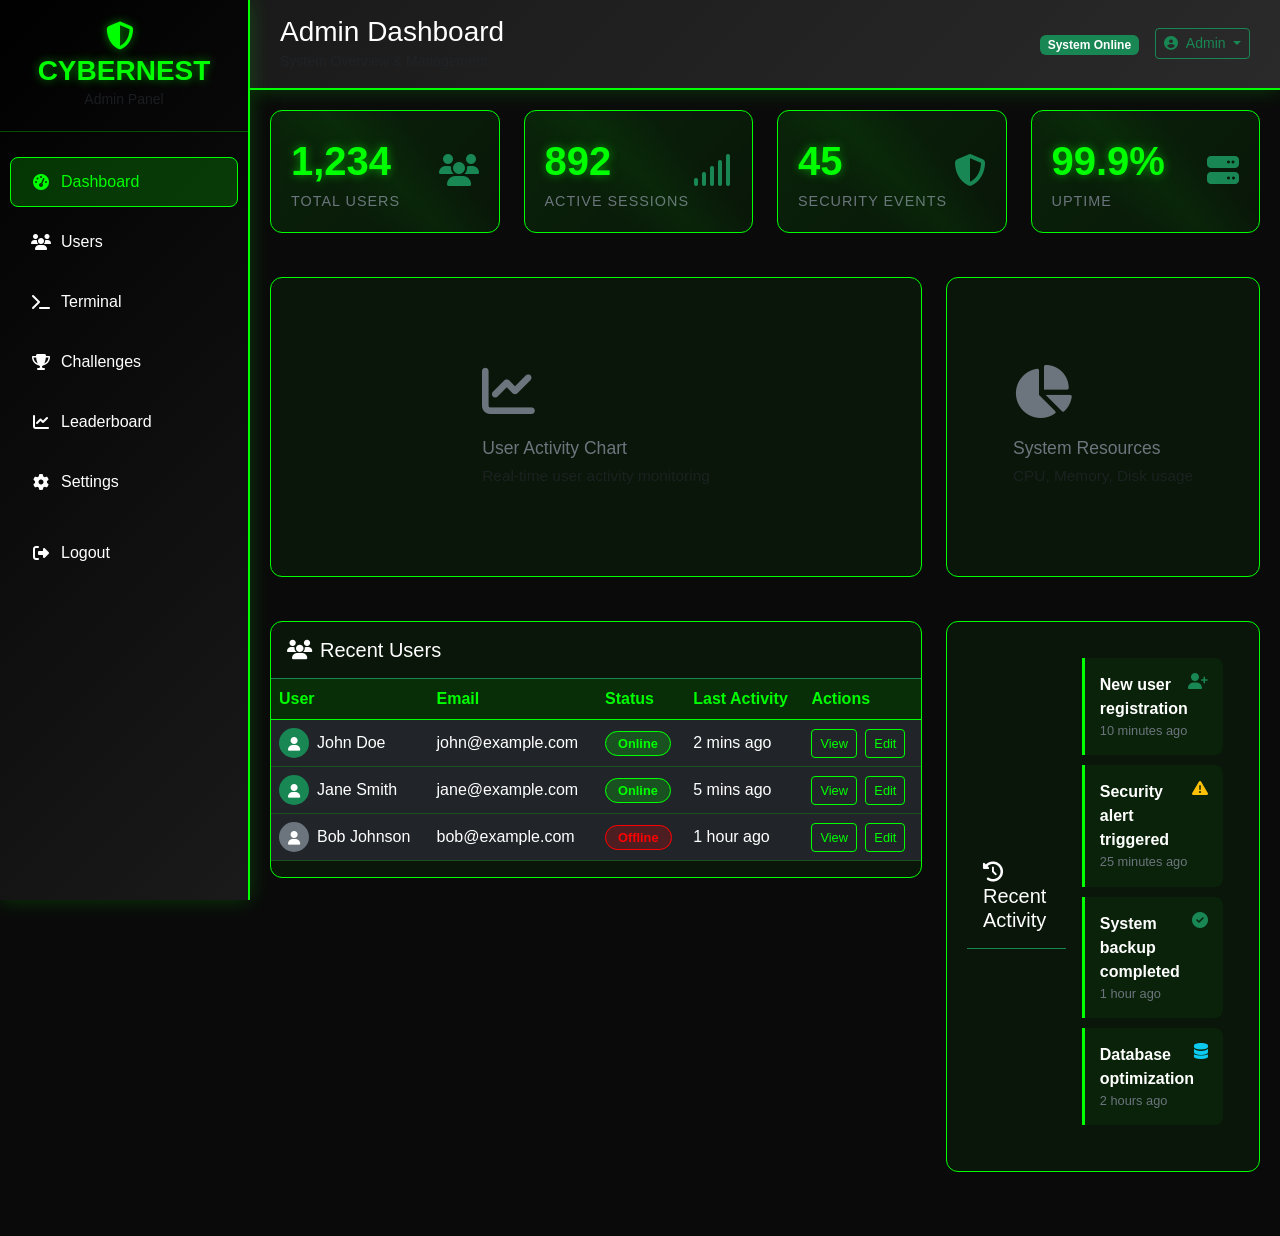
<file: views/admin/dashboard.html>
<!DOCTYPE html>
<html lang="en">
<head>
    <meta charset="UTF-8">
    <meta name="viewport" content="width=device-width, initial-scale=1.0">
    <title>CyberNest Admin Dashboard</title>
    <link href="https://cdn.jsdelivr.net/npm/bootstrap@5.3.0/dist/css/bootstrap.min.css" rel="stylesheet">
    <link rel="stylesheet" href="https://cdnjs.cloudflare.com/ajax/libs/font-awesome/6.4.0/css/all.min.css">
    <link rel="stylesheet" href="../../css/admin/dashboard.css">
</head>
<body>
    <!-- Toggle Sidebar Button -->
    <button class="toggle-sidebar" id="toggleSidebar">
        <i class="fas fa-bars"></i>
    </button>

    <!-- Sidebar -->
    <nav class="sidebar" id="sidebar">
        <div class="sidebar-header">
            <h3><i class="fas fa-shield-alt me-2"></i>CYBERNEST</h3>
            <small class="text-muted">Admin Panel</small>
        </div>
        <div class="sidebar-menu">
            <ul class="nav flex-column">
                <li class="nav-item">
                    <a class="nav-link active" href="dashboard.html">
                        <i class="fas fa-tachometer-alt"></i>
                        Dashboard
                    </a>
                </li>
                <li class="nav-item">
                    <a class="nav-link" href="#users">
                        <i class="fas fa-users"></i>
                        Users
                    </a>
                </li>
                <li class="nav-item">
                    <a class="nav-link" href="terminal.html">
                        <i class="fas fa-terminal"></i>
                        Terminal
                    </a>
                </li>
                <li class="nav-item">
                    <a class="nav-link" href="challenges.html">
                        <i class="fas fa-trophy"></i>
                        Challenges
                    </a>
                </li>
                <li class="nav-item">
                    <a class="nav-link" href="leaderboard.html">
                        <i class="fas fa-chart-line"></i>
                        Leaderboard
                    </a>
                </li>
                <li class="nav-item">
                    <a class="nav-link" href="settings.html">
                        <i class="fas fa-cog"></i>
                        Settings
                    </a>
                </li>
                <li class="nav-item mt-3">
                    <a class="nav-link" href="#logout">
                        <i class="fas fa-sign-out-alt"></i>
                        Logout
                    </a>
                </li>
            </ul>
        </div>
    </nav>

    <!-- Main Content -->
    <main class="main-content">
        <!-- Top Header -->
        <header class="top-header">
            <div class="d-flex justify-content-between align-items-center">
                <div>
                    <h1 class="h3 mb-0">Admin Dashboard</h1>
                    <small class="text-muted">System Overview & Management</small>
                </div>
                <div class="d-flex align-items-center">
                    <div class="me-3">
                        <span class="badge bg-success pulse">System Online</span>
                    </div>
                    <div class="dropdown">
                        <button class="btn btn-outline-success btn-sm dropdown-toggle" type="button" data-bs-toggle="dropdown">
                            <i class="fas fa-user-circle me-2"></i>Admin
                        </button>
                        <ul class="dropdown-menu dropdown-menu-dark dropdown-menu-end">
                            <li><a class="dropdown-item" href="#profile">Profile</a></li>
                            <li><a class="dropdown-item" href="#settings">Settings</a></li>
                            <li><hr class="dropdown-divider"></li>
                            <li><a class="dropdown-item" href="#logout">Logout</a></li>
                        </ul>
                    </div>
                </div>
            </div>
        </header>

        <!-- Dashboard Content -->
        <div class="dashboard-content">
            <!-- Statistics Cards -->
            <div class="row mb-4">
                <div class="col-lg-3 col-md-6">
                    <div class="stat-card">
                        <div class="d-flex justify-content-between align-items-center">
                            <div>
                                <div class="stat-number">1,234</div>
                                <div class="stat-label">Total Users</div>
                            </div>
                            <div class="text-success">
                                <i class="fas fa-users fa-2x"></i>
                            </div>
                        </div>
                    </div>
                </div>
                <div class="col-lg-3 col-md-6">
                    <div class="stat-card">
                        <div class="d-flex justify-content-between align-items-center">
                            <div>
                                <div class="stat-number">892</div>
                                <div class="stat-label">Active Sessions</div>
                            </div>
                            <div class="text-success">
                                <i class="fas fa-signal fa-2x"></i>
                            </div>
                        </div>
                    </div>
                </div>
                <div class="col-lg-3 col-md-6">
                    <div class="stat-card">
                        <div class="d-flex justify-content-between align-items-center">
                            <div>
                                <div class="stat-number">45</div>
                                <div class="stat-label">Security Events</div>
                            </div>
                            <div class="text-success">
                                <i class="fas fa-shield-alt fa-2x"></i>
                            </div>
                        </div>
                    </div>
                </div>
                <div class="col-lg-3 col-md-6">
                    <div class="stat-card">
                        <div class="d-flex justify-content-between align-items-center">
                            <div>
                                <div class="stat-number">99.9%</div>
                                <div class="stat-label">Uptime</div>
                            </div>
                            <div class="text-success">
                                <i class="fas fa-server fa-2x"></i>
                            </div>
                        </div>
                    </div>
                </div>
            </div>

            <!-- Charts Row -->
            <div class="row mb-4">
                <div class="col-lg-8">
                    <div class="chart-container">
                        <div class="chart-placeholder">
                            <i class="fas fa-chart-line fa-3x mb-3"></i>
                            <div>User Activity Chart</div>
                            <small class="text-muted">Real-time user activity monitoring</small>
                        </div>
                    </div>
                </div>
                <div class="col-lg-4">
                    <div class="chart-container">
                        <div class="chart-placeholder">
                            <i class="fas fa-chart-pie fa-3x mb-3"></i>
                            <div>System Resources</div>
                            <small class="text-muted">CPU, Memory, Disk usage</small>
                        </div>
                    </div>
                </div>
            </div>

            <!-- Recent Users Table -->
            <div class="row mb-4">
                <div class="col-lg-8">
                    <div class="user-table">
                        <div class="p-3 border-bottom border-success">
                            <h5 class="mb-0"><i class="fas fa-users me-2"></i>Recent Users</h5>
                        </div>
                        <div class="table-responsive">
                            <table class="table table-dark table-hover">
                                <thead>
                                    <tr>
                                        <th>User</th>
                                        <th>Email</th>
                                        <th>Status</th>
                                        <th>Last Activity</th>
                                        <th>Actions</th>
                                    </tr>
                                </thead>
                                <tbody>
                                    <tr>
                                        <td>
                                            <div class="d-flex align-items-center">
                                                <div class="bg-success rounded-circle me-2" style="width: 30px; height: 30px; display: flex; align-items: center; justify-content: center;">
                                                    <i class="fas fa-user fa-sm"></i>
                                                </div>
                                                John Doe
                                            </div>
                                        </td>
                                        <td>john@example.com</td>
                                        <td><span class="status-badge status-online">Online</span></td>
                                        <td>2 mins ago</td>
                                        <td>
                                            <button class="action-btn me-1">View</button>
                                            <button class="action-btn">Edit</button>
                                        </td>
                                    </tr>
                                    <tr>
                                        <td>
                                            <div class="d-flex align-items-center">
                                                <div class="bg-success rounded-circle me-2" style="width: 30px; height: 30px; display: flex; align-items: center; justify-content: center;">
                                                    <i class="fas fa-user fa-sm"></i>
                                                </div>
                                                Jane Smith
                                            </div>
                                        </td>
                                        <td>jane@example.com</td>
                                        <td><span class="status-badge status-online">Online</span></td>
                                        <td>5 mins ago</td>
                                        <td>
                                            <button class="action-btn me-1">View</button>
                                            <button class="action-btn">Edit</button>
                                        </td>
                                    </tr>
                                    <tr>
                                        <td>
                                            <div class="d-flex align-items-center">
                                                <div class="bg-secondary rounded-circle me-2" style="width: 30px; height: 30px; display: flex; align-items: center; justify-content: center;">
                                                    <i class="fas fa-user fa-sm"></i>
                                                </div>
                                                Bob Johnson
                                            </div>
                                        </td>
                                        <td>bob@example.com</td>
                                        <td><span class="status-badge status-offline">Offline</span></td>
                                        <td>1 hour ago</td>
                                        <td>
                                            <button class="action-btn me-1">View</button>
                                            <button class="action-btn">Edit</button>
                                        </td>
                                    </tr>
                                </tbody>
                            </table>
                        </div>
                    </div>
                </div>
                <div class="col-lg-4">
                    <div class="chart-container" style="height: auto;">
                        <div class="p-3 border-bottom border-success">
                            <h5 class="mb-0"><i class="fas fa-history me-2"></i>Recent Activity</h5>
                        </div>
                        <div class="p-3">
                            <div class="activity-item">
                                <div class="d-flex justify-content-between align-items-start">
                                    <div>
                                        <strong>New user registration</strong>
                                        <div class="activity-time">10 minutes ago</div>
                                    </div>
                                    <i class="fas fa-user-plus text-success"></i>
                                </div>
                            </div>
                            <div class="activity-item">
                                <div class="d-flex justify-content-between align-items-start">
                                    <div>
                                        <strong>Security alert triggered</strong>
                                        <div class="activity-time">25 minutes ago</div>
                                    </div>
                                    <i class="fas fa-exclamation-triangle text-warning"></i>
                                </div>
                            </div>
                            <div class="activity-item">
                                <div class="d-flex justify-content-between align-items-start">
                                    <div>
                                        <strong>System backup completed</strong>
                                        <div class="activity-time">1 hour ago</div>
                                    </div>
                                    <i class="fas fa-check-circle text-success"></i>
                                </div>
                            </div>
                            <div class="activity-item">
                                <div class="d-flex justify-content-between align-items-start">
                                    <div>
                                        <strong>Database optimization</strong>
                                        <div class="activity-time">2 hours ago</div>
                                    </div>
                                    <i class="fas fa-database text-info"></i>
                                </div>
                            </div>
                        </div>
                    </div>
                </div>
            </div>
        </div>
    </main>

    <script src="https://cdn.jsdelivr.net/npm/bootstrap@5.3.0/dist/js/bootstrap.bundle.min.js"></script>
    <script src="../../javascript/admin-dashboard.js"></script>
</body>
</html>
</file>
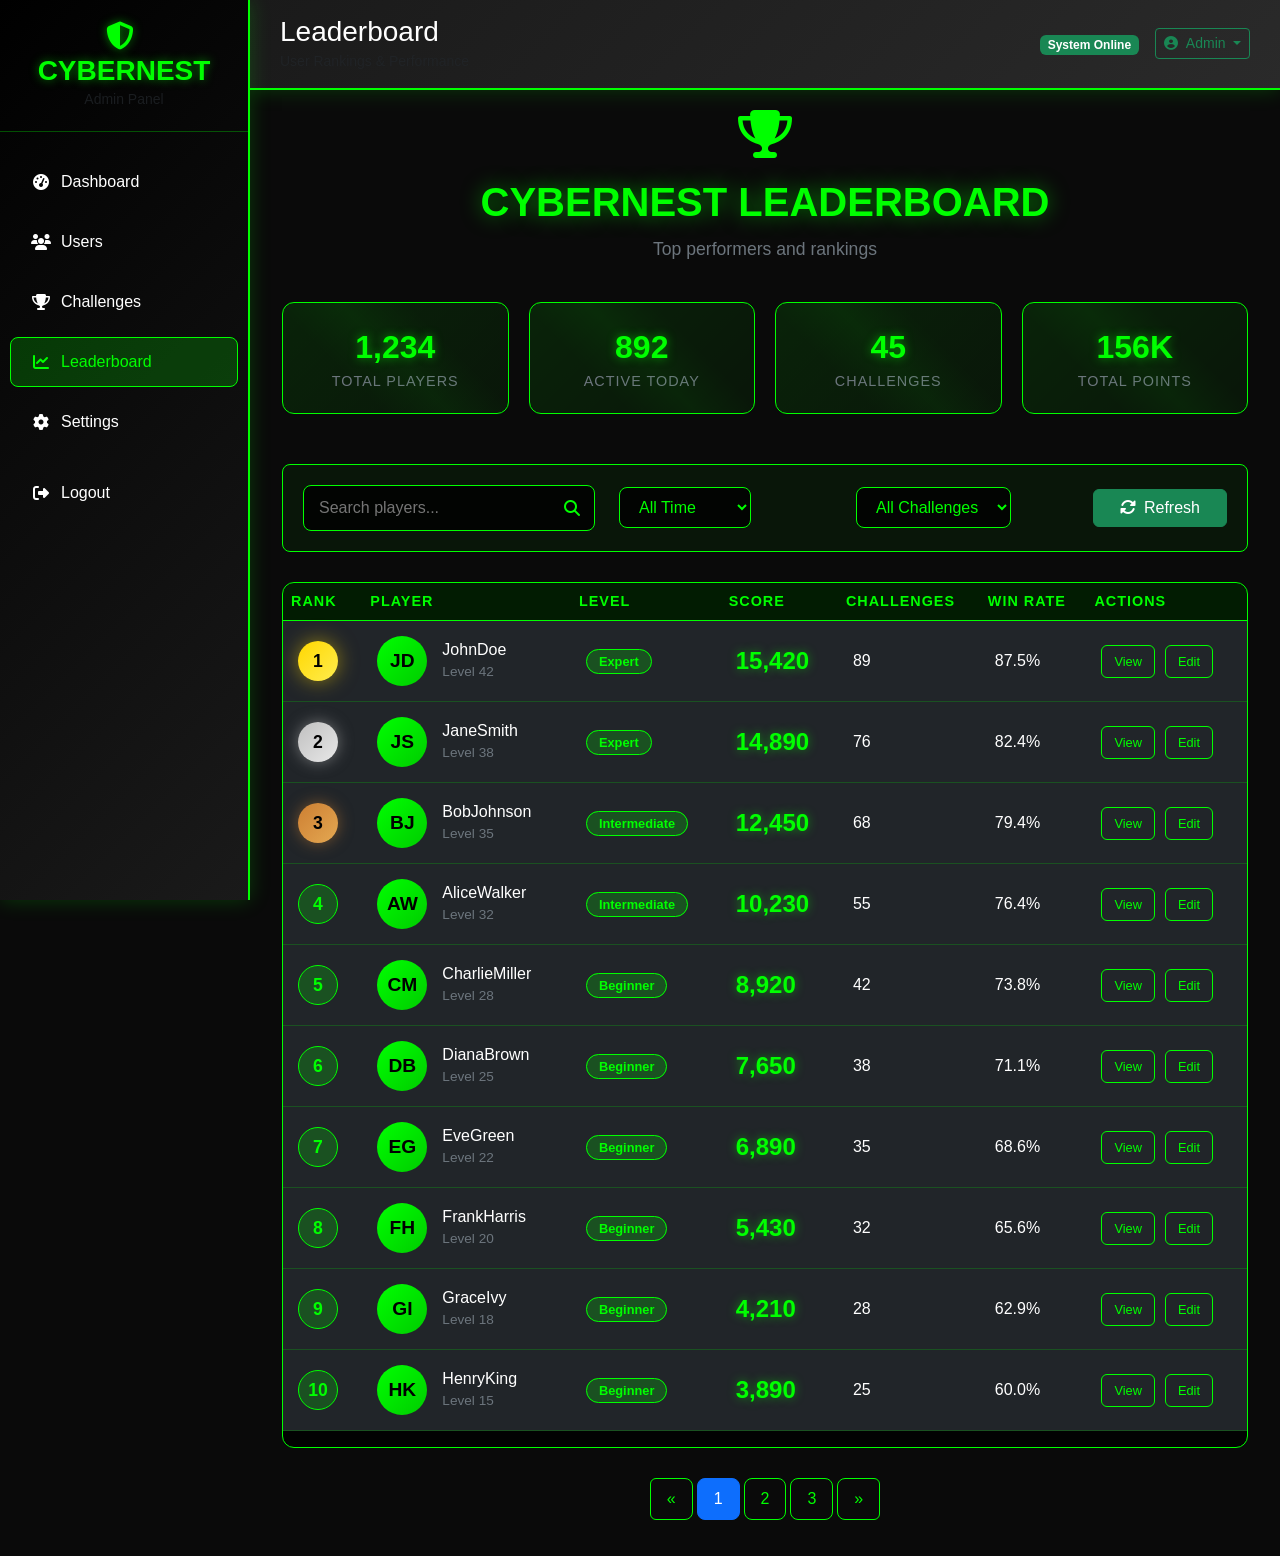
<file: views/admin/leaderboard.html>
<!DOCTYPE html>
<html lang="en">
<head>
    <meta charset="UTF-8">
    <meta name="viewport" content="width=device-width, initial-scale=1.0">
    <title>CyberNest Admin - Leaderboard</title>
    <link href="https://cdn.jsdelivr.net/npm/bootstrap@5.3.0/dist/css/bootstrap.min.css" rel="stylesheet">
    <link rel="stylesheet" href="https://cdnjs.cloudflare.com/ajax/libs/font-awesome/6.4.0/css/all.min.css">
    <link rel="stylesheet" href="../../css/admin/dashboard.css">
    <style>
        .leaderboard-container {
            background: linear-gradient(135deg, rgba(0, 255, 0, 0.05) 0%, rgba(0, 255, 0, 0.02) 100%);
            border: 1px solid var(--primary-color);
            border-radius: 12px;
            padding: 30px;
            margin-bottom: 30px;
        }

        .leaderboard-header {
            text-align: center;
            margin-bottom: 40px;
        }

        .leaderboard-title {
            color: var(--primary-color);
            font-size: 2.5rem;
            font-weight: bold;
            text-shadow: 0 0 20px rgba(0, 255, 0, 0.5);
            margin-bottom: 10px;
        }

        .leaderboard-subtitle {
            color: var(--muted-text);
            font-size: 1.1rem;
        }

        .filter-section {
            background: rgba(0, 255, 0, 0.05);
            border: 1px solid var(--primary-color);
            border-radius: 8px;
            padding: 20px;
            margin-bottom: 30px;
        }

        .leaderboard-table {
            background: rgba(0, 0, 0, 0.8);
            border: 1px solid var(--primary-color);
            border-radius: 12px;
            overflow: hidden;
        }

        .leaderboard-table th {
            background: rgba(0, 255, 0, 0.1);
            border-color: var(--primary-color);
            color: var(--primary-color);
            font-weight: 600;
            text-transform: uppercase;
            letter-spacing: 1px;
            font-size: 0.9rem;
        }

        .leaderboard-table td {
            border-color: rgba(0, 255, 0, 0.2);
            vertical-align: middle;
            padding: 15px;
        }

        .leaderboard-table tbody tr:hover {
            background: rgba(0, 255, 0, 0.1);
        }

        .rank-badge {
            width: 40px;
            height: 40px;
            border-radius: 50%;
            display: flex;
            align-items: center;
            justify-content: center;
            font-weight: bold;
            font-size: 1.1rem;
        }

        .rank-1 {
            background: linear-gradient(135deg, #ffd700, #ffed4e);
            color: #000;
            box-shadow: 0 0 20px rgba(255, 215, 0, 0.5);
        }

        .rank-2 {
            background: linear-gradient(135deg, #c0c0c0, #e8e8e8);
            color: #000;
            box-shadow: 0 0 15px rgba(192, 192, 192, 0.5);
        }

        .rank-3 {
            background: linear-gradient(135deg, #cd7f32, #e4a852);
            color: #000;
            box-shadow: 0 0 15px rgba(205, 127, 50, 0.5);
        }

        .rank-other {
            background: rgba(0, 255, 0, 0.2);
            color: var(--primary-color);
            border: 1px solid var(--primary-color);
        }

        .user-info {
            display: flex;
            align-items: center;
        }

        .user-avatar {
            width: 50px;
            height: 50px;
            border-radius: 50%;
            margin-right: 15px;
            display: flex;
            align-items: center;
            justify-content: center;
            background: linear-gradient(135deg, var(--primary-color), var(--secondary-color));
            color: var(--darker-bg);
            font-weight: bold;
            font-size: 1.2rem;
        }

        .user-details h5 {
            color: var(--light-text);
            margin: 0;
            font-size: 1rem;
        }

        .user-details small {
            color: var(--muted-text);
            font-size: 0.85rem;
        }

        .score-display {
            font-size: 1.5rem;
            font-weight: bold;
            color: var(--primary-color);
            text-shadow: 0 0 10px rgba(0, 255, 0, 0.5);
        }

        .level-badge {
            padding: 4px 12px;
            border-radius: 20px;
            font-size: 0.8rem;
            font-weight: 600;
            background: rgba(0, 255, 0, 0.2);
            color: var(--primary-color);
            border: 1px solid var(--primary-color);
        }

        .stats-grid {
            display: grid;
            grid-template-columns: repeat(auto-fit, minmax(200px, 1fr));
            gap: 20px;
            margin-bottom: 30px;
        }

        .stat-card {
            background: linear-gradient(135deg, rgba(0, 255, 0, 0.1) 0%, rgba(0, 255, 0, 0.05) 100%);
            border: 1px solid var(--primary-color);
            border-radius: 12px;
            padding: 20px;
            text-align: center;
            transition: all 0.3s ease;
        }

        .stat-card:hover {
            transform: translateY(-5px);
            box-shadow: 0 10px 30px rgba(0, 255, 0, 0.3);
        }

        .stat-number {
            font-size: 2rem;
            font-weight: bold;
            color: var(--primary-color);
            text-shadow: 0 0 10px rgba(0, 255, 0, 0.5);
        }

        .stat-label {
            color: var(--muted-text);
            font-size: 0.9rem;
            text-transform: uppercase;
            letter-spacing: 1px;
        }

        .action-buttons {
            display: flex;
            gap: 10px;
        }

        .btn-action {
            padding: 6px 12px;
            border-radius: 6px;
            border: 1px solid var(--primary-color);
            background: transparent;
            color: var(--primary-color);
            font-size: 0.8rem;
            transition: all 0.3s ease;
            text-decoration: none;
        }

        .btn-action:hover {
            background: rgba(0, 255, 0, 0.2);
            transform: scale(1.05);
            color: var(--primary-color);
        }

        .search-box {
            position: relative;
            max-width: 300px;
        }

        .search-box input {
            background: rgba(0, 0, 0, 0.8);
            border: 1px solid var(--primary-color);
            color: var(--primary-color);
            padding: 10px 15px;
            border-radius: 8px;
            width: 100%;
        }

        .search-box input:focus {
            outline: none;
            box-shadow: 0 0 10px rgba(0, 255, 0, 0.3);
            border-color: var(--primary-color);
        }

        .search-box i {
            position: absolute;
            right: 15px;
            top: 50%;
            transform: translateY(-50%);
            color: var(--primary-color);
        }

        .filter-select {
            background: rgba(0, 0, 0, 0.8);
            border: 1px solid var(--primary-color);
            color: var(--primary-color);
            padding: 10px 15px;
            border-radius: 8px;
        }

        .filter-select:focus {
            outline: none;
            box-shadow: 0 0 10px rgba(0, 255, 0, 0.3);
            border-color: var(--primary-color);
        }

        .filter-select option {
            background: var(--darker-bg);
            color: var(--primary-color);
        }

        .pagination {
            justify-content: center;
            margin-top: 30px;
        }

        .page-link {
            background: transparent;
            border: 1px solid var(--primary-color);
            color: var(--primary-color);
            margin: 0 5px;
            border-radius: 8px;
            padding: 8px 16px;
            transition: all 0.3s ease;
        }

        .page-link:hover {
            background: rgba(0, 255, 0, 0.2);
            color: var(--primary-color);
        }

        .page-link.active {
            background: var(--primary-color);
            color: var(--darker-bg);
        }

        .trophy-icon {
            font-size: 3rem;
            color: var(--primary-color);
            margin-bottom: 20px;
            animation: pulse 2s infinite;
        }

        @keyframes pulse {
            0% { opacity: 1; transform: scale(1); }
            50% { opacity: 0.7; transform: scale(1.1); }
            100% { opacity: 1; transform: scale(1); }
        }

        @media (max-width: 768px) {
            .leaderboard-title {
                font-size: 2rem;
            }
            
            .stats-grid {
                grid-template-columns: 1fr;
            }
            
            .filter-section {
                text-align: center;
            }
            
            .search-box {
                max-width: 100%;
                margin-bottom: 15px;
            }
            
            .leaderboard-table {
                font-size: 0.9rem;
            }
            
            .user-avatar {
                width: 40px;
                height: 40px;
                font-size: 1rem;
            }
            
            .score-display {
                font-size: 1.2rem;
            }
        }
    </style>
</head>
<body>
    <!-- Sidebar -->
    <nav class="sidebar" id="sidebar">
        <div class="sidebar-header">
            <h3><i class="fas fa-shield-alt me-2"></i>CYBERNEST</h3>
            <small class="text-muted">Admin Panel</small>
        </div>
        <div class="sidebar-menu">
            <ul class="nav flex-column">
                <li class="nav-item">
                    <a class="nav-link" href="dashboard.html">
                        <i class="fas fa-tachometer-alt"></i>
                        Dashboard
                    </a>
                </li>
                <li class="nav-item">
                    <a class="nav-link" href="users.html">
                        <i class="fas fa-users"></i>
                        Users
                    </a>
                </li>
                <li class="nav-item">
                    <a class="nav-link" href="challenges.html">
                        <i class="fas fa-trophy"></i>
                        Challenges
                    </a>
                </li>
                <li class="nav-item">
                    <a class="nav-link active" href="leaderboard.html">
                        <i class="fas fa-chart-line"></i>
                        Leaderboard
                    </a>
                </li>
                <li class="nav-item">
                    <a class="nav-link" href="settings.html">
                        <i class="fas fa-cog"></i>
                        Settings
                    </a>
                </li>
                <li class="nav-item mt-3">
                    <a class="nav-link" href="#logout">
                        <i class="fas fa-sign-out-alt"></i>
                        Logout
                    </a>
                </li>
            </ul>
        </div>
    </nav>

    <!-- Main Content -->
    <main class="main-content">
        <!-- Top Header -->
        <header class="top-header">
            <div class="d-flex justify-content-between align-items-center">
                <div>
                    <h1 class="h3 mb-0">Leaderboard</h1>
                    <small class="text-muted">User Rankings & Performance</small>
                </div>
                <div class="d-flex align-items-center">
                    <div class="me-3">
                        <span class="badge bg-success pulse">System Online</span>
                    </div>
                    <div class="dropdown">
                        <button class="btn btn-outline-success btn-sm dropdown-toggle" type="button" data-bs-toggle="dropdown">
                            <i class="fas fa-user-circle me-2"></i>Admin
                        </button>
                        <ul class="dropdown-menu dropdown-menu-dark dropdown-menu-end">
                            <li><a class="dropdown-item" href="#profile">Profile</a></li>
                            <li><a class="dropdown-item" href="#settings">Settings</a></li>
                            <li><hr class="dropdown-divider"></li>
                            <li><a class="dropdown-item" href="#logout">Logout</a></li>
                        </ul>
                    </div>
                </div>
            </div>
        </header>

        <!-- Leaderboard Content -->
        <div class="container-fluid">
            <!-- Header -->
            <div class="leaderboard-header">
                <i class="fas fa-trophy trophy-icon"></i>
                <h2 class="leaderboard-title">CYBERNEST LEADERBOARD</h2>
                <p class="leaderboard-subtitle">Top performers and rankings</p>
            </div>

            <!-- Stats Grid -->
            <div class="stats-grid">
                <div class="stat-card">
                    <div class="stat-number">1,234</div>
                    <div class="stat-label">Total Players</div>
                </div>
                <div class="stat-card">
                    <div class="stat-number">892</div>
                    <div class="stat-label">Active Today</div>
                </div>
                <div class="stat-card">
                    <div class="stat-number">45</div>
                    <div class="stat-label">Challenges</div>
                </div>
                <div class="stat-card">
                    <div class="stat-number">156K</div>
                    <div class="stat-label">Total Points</div>
                </div>
            </div>

            <!-- Filter Section -->
            <div class="filter-section">
                <div class="row align-items-center">
                    <div class="col-md-4">
                        <div class="search-box">
                            <input type="text" id="searchInput" placeholder="Search players...">
                            <i class="fas fa-search"></i>
                        </div>
                    </div>
                    <div class="col-md-3">
                        <select class="filter-select" id="timeFilter">
                            <option value="all">All Time</option>
                            <option value="today">Today</option>
                            <option value="week">This Week</option>
                            <option value="month">This Month</option>
                        </select>
                    </div>
                    <div class="col-md-3">
                        <select class="filter-select" id="challengeFilter">
                            <option value="all">All Challenges</option>
                            <option value="beginner">Beginner</option>
                            <option value="intermediate">Intermediate</option>
                            <option value="expert">Expert</option>
                        </select>
                    </div>
                    <div class="col-md-2">
                        <button class="btn btn-success w-100" onclick="refreshLeaderboard()">
                            <i class="fas fa-sync-alt me-2"></i>Refresh
                        </button>
                    </div>
                </div>
            </div>

            <!-- Leaderboard Table -->
            <div class="leaderboard-table">
                <table class="table table-dark table-hover">
                    <thead>
                        <tr>
                            <th>Rank</th>
                            <th>Player</th>
                            <th>Level</th>
                            <th>Score</th>
                            <th>Challenges</th>
                    <th>Win Rate</th>
                            <th>Actions</th>
                        </tr>
                    </thead>
                    <tbody id="leaderboardBody">
                        <tr>
                            <td>
                                <div class="rank-badge rank-1">1</div>
                            </td>
                            <td>
                                <div class="user-info">
                                    <div class="user-avatar">JD</div>
                                    <div class="user-details">
                                        <h5>JohnDoe</h5>
                                        <small>Level 42</small>
                                    </div>
                                </div>
                            </td>
                            <td>
                                <span class="level-badge">Expert</span>
                            </td>
                            <td>
                                <div class="score-display">15,420</div>
                            </td>
                            <td>89</td>
                            <td>87.5%</td>
                            <td>
                                <div class="action-buttons">
                                    <a href="#" class="btn-action">View</a>
                                    <a href="#" class="btn-action">Edit</a>
                                </div>
                            </td>
                        </tr>
                        <tr>
                            <td>
                                <div class="rank-badge rank-2">2</div>
                            </td>
                            <td>
                                <div class="user-info">
                                    <div class="user-avatar">JS</div>
                                    <div class="user-details">
                                        <h5>JaneSmith</h5>
                                        <small>Level 38</small>
                                    </div>
                                </div>
                            </td>
                            <td>
                                <span class="level-badge">Expert</span>
                            </td>
                            <td>
                                <div class="score-display">14,890</div>
                            </td>
                            <td>76</td>
                            <td>82.4%</td>
                            <td>
                                <div class="action-buttons">
                                    <a href="#" class="btn-action">View</a>
                                    <a href="#" class="btn-action">Edit</a>
                                </div>
                            </td>
                        </tr>
                        <tr>
                            <td>
                                <div class="rank-badge rank-3">3</div>
                            </td>
                            <td>
                                <div class="user-info">
                                    <div class="user-avatar">BJ</div>
                                    <div class="user-details">
                                        <h5>BobJohnson</h5>
                                        <small>Level 35</small>
                                    </div>
                                </div>
                            </td>
                            <td>
                                <span class="level-badge">Intermediate</span>
                            </td>
                            <td>
                                <div class="score-display">12,450</div>
                            </td>
                            <td>68</td>
                            <td>79.4%</td>
                            <td>
                                <div class="action-buttons">
                                    <a href="#" class="btn-action">View</a>
                                    <a href="#" class="btn-action">Edit</a>
                                </div>
                            </td>
                        </tr>
                        <tr>
                            <td>
                                <div class="rank-badge rank-other">4</div>
                            </td>
                            <td>
                                <div class="user-info">
                                    <div class="user-avatar">AW</div>
                                    <div class="user-details">
                                        <h5>AliceWalker</h5>
                                        <small>Level 32</small>
                                    </div>
                                </div>
                            </td>
                            <td>
                                <span class="level-badge">Intermediate</span>
                            </td>
                            <td>
                                <div class="score-display">10,230</div>
                            </td>
                            <td>55</td>
                            <td>76.4%</td>
                            <td>
                                <div class="action-buttons">
                                    <a href="#" class="btn-action">View</a>
                                    <a href="#" class="btn-action">Edit</a>
                                </div>
                            </td>
                        </tr>
                        <tr>
                            <td>
                                <div class="rank-badge rank-other">5</div>
                            </td>
                            <td>
                                <div class="user-info">
                                    <div class="user-avatar">CM</div>
                                    <div class="user-details">
                                        <h5>CharlieMiller</h5>
                                        <small>Level 28</small>
                                    </div>
                                </div>
                            </td>
                            <td>
                                <span class="level-badge">Beginner</span>
                            </td>
                            <td>
                                <div class="score-display">8,920</div>
                            </td>
                            <td>42</td>
                            <td>73.8%</td>
                            <td>
                                <div class="action-buttons">
                                    <a href="#" class="btn-action">View</a>
                                    <a href="#" class="btn-action">Edit</a>
                                </div>
                            </td>
                        </tr>
                        <tr>
                            <td>
                                <div class="rank-badge rank-other">6</div>
                            </td>
                            <td>
                                <div class="user-info">
                                    <div class="user-avatar">DB</div>
                                    <div class="user-details">
                                        <h5>DianaBrown</h5>
                                        <small>Level 25</small>
                                    </div>
                                </div>
                            </td>
                            <td>
                                <span class="level-badge">Beginner</span>
                            </td>
                            <td>
                                <div class="score-display">7,650</div>
                            </td>
                            <td>38</td>
                            <td>71.1%</td>
                            <td>
                                <div class="action-buttons">
                                    <a href="#" class="btn-action">View</a>
                                    <a href="#" class="btn-action">Edit</a>
                                </div>
                            </td>
                        </tr>
                        <tr>
                            <td>
                                <div class="rank-badge rank-other">7</div>
                            </td>
                            <td>
                                <div class="user-info">
                                    <div class="user-avatar">EG</div>
                                    <div class="user-details">
                                        <h5>EveGreen</h5>
                                        <small>Level 22</small>
                                    </div>
                                </div>
                            </td>
                            <td>
                                <span class="level-badge">Beginner</span>
                            </td>
                            <td>
                                <div class="score-display">6,890</div>
                            </td>
                            <td>35</td>
                            <td>68.6%</td>
                            <td>
                                <div class="action-buttons">
                                    <a href="#" class="btn-action">View</a>
                                    <a href="#" class="btn-action">Edit</a>
                                </div>
                            </td>
                        </tr>
                        <tr>
                            <td>
                                <div class="rank-badge rank-other">8</div>
                            </td>
                            <td>
                                <div class="user-info">
                                    <div class="user-avatar">FH</div>
                                    <div class="user-details">
                                        <h5>FrankHarris</h5>
                                        <small>Level 20</small>
                                    </div>
                                </div>
                            </td>
                            <td>
                                <span class="level-badge">Beginner</span>
                            </td>
                            <td>
                                <div class="score-display">5,430</div>
                            </td>
                            <td>32</td>
                            <td>65.6%</td>
                            <td>
                                <div class="action-buttons">
                                    <a href="#" class="btn-action">View</a>
                                    <a href="#" class="btn-action">Edit</a>
                                </div>
                            </td>
                        </tr>
                        <tr>
                            <td>
                                <div class="rank-badge rank-other">9</div>
                            </td>
                            <td>
                                <div class="user-info">
                                    <div class="user-avatar">GI</div>
                                    <div class="user-details">
                                        <h5>GraceIvy</h5>
                                        <small>Level 18</small>
                                    </div>
                                </div>
                            </td>
                            <td>
                                <span class="level-badge">Beginner</span>
                            </td>
                            <td>
                                <div class="score-display">4,210</div>
                            </td>
                            <td>28</td>
                            <td>62.9%</td>
                            <td>
                                <div class="action-buttons">
                                    <a href="#" class="btn-action">View</a>
                                    <a href="#" class="btn-action">Edit</a>
                                </div>
                            </td>
                        </tr>
                        <tr>
                            <td>
                                <div class="rank-badge rank-other">10</div>
                            </td>
                            <td>
                                <div class="user-info">
                                    <div class="user-avatar">HK</div>
                                    <div class="user-details">
                                        <h5>HenryKing</h5>
                                        <small>Level 15</small>
                                    </div>
                                </div>
                            </td>
                            <td>
                                <span class="level-badge">Beginner</span>
                            </td>
                            <td>
                                <div class="score-display">3,890</div>
                            </td>
                            <td>25</td>
                            <td>60.0%</td>
                            <td>
                                <div class="action-buttons">
                                    <a href="#" class="btn-action">View</a>
                                    <a href="#" class="btn-action">Edit</a>
                                </div>
                            </td>
                        </tr>
                    </tbody>
                </table>
            </div>

            <!-- Pagination -->
            <nav aria-label="Leaderboard pagination">
                <ul class="pagination">
                    <li class="page-item">
                        <a class="page-link" href="#" aria-label="Previous">
                            <span aria-hidden="true">&laquo;</span>
                        </a>
                    </li>
                    <li class="page-item active"><a class="page-link" href="#">1</a></li>
                    <li class="page-item"><a class="page-link" href="#">2</a></li>
                    <li class="page-item"><a class="page-link" href="#">3</a></li>
                    <li class="page-item">
                        <a class="page-link" href="#" aria-label="Next">
                            <span aria-hidden="true">&raquo;</span>
                        </a>
                    </li>
                </ul>
            </nav>
        </div>
    </main>

    <script src="https://cdn.jsdelivr.net/npm/bootstrap@5.3.0/dist/js/bootstrap.bundle.min.js"></script>
    <script src="../../javascript/admin-dashboard.js"></script>
    <script>
        // Leaderboard specific functionality
        document.addEventListener('DOMContentLoaded', function() {
            // Search functionality
            const searchInput = document.getElementById('searchInput');
            if (searchInput) {
                searchInput.addEventListener('input', function() {
                    const searchTerm = this.value.toLowerCase();
                    const rows = document.querySelectorAll('#leaderboardBody tr');
                    
                    rows.forEach(row => {
                        const playerName = row.querySelector('.user-details h5').textContent.toLowerCase();
                        const playerEmail = row.querySelector('.user-details small').textContent.toLowerCase();
                        
                        if (playerName.includes(searchTerm) || playerEmail.includes(searchTerm)) {
                            row.style.display = '';
                        } else {
                            row.style.display = 'none';
                        }
                    });
                });
            }

            // Filter functionality
            const timeFilter = document.getElementById('timeFilter');
            const challengeFilter = document.getElementById('challengeFilter');
            
            if (timeFilter) {
                timeFilter.addEventListener('change', function() {
                    console.log('Time filter changed to:', this.value);
                    // Add filtering logic here
                });
            }

            if (challengeFilter) {
                challengeFilter.addEventListener('change', function() {
                    console.log('Challenge filter changed to:', this.value);
                    // Add filtering logic here
                });
            }

            // Refresh leaderboard
            window.refreshLeaderboard = function() {
                console.log('Refreshing leaderboard...');
                // Add refresh logic here
                const refreshBtn = event.target;
                refreshBtn.innerHTML = '<i class="fas fa-sync-alt fa-spin me-2"></i>Refreshing...';
                refreshBtn.disabled = true;
                
                setTimeout(() => {
                    refreshBtn.innerHTML = '<i class="fas fa-sync-alt me-2"></i>Refresh';
                    refreshBtn.disabled = false;
                    console.log('Leaderboard refreshed');
                }, 2000);
            };

            // Action buttons
            const actionButtons = document.querySelectorAll('.btn-action');
            actionButtons.forEach(btn => {
                btn.addEventListener('click', function(e) {
                    e.preventDefault();
                    const action = this.textContent.toLowerCase();
                    const userRow = this.closest('tr');
                    const userName = userRow.querySelector('.user-details h5').textContent;
                    
                    if (action === 'view') {
                        console.log('Viewing user:', userName);
                        alert(`Viewing profile for: ${userName}`);
                    } else if (action === 'edit') {
                        console.log('Editing user:', userName);
                        alert(`Editing profile for: ${userName}`);
                    }
                });
            });

            // Pagination
            const pageLinks = document.querySelectorAll('.page-link');
            pageLinks.forEach(link => {
                link.addEventListener('click', function(e) {
                    e.preventDefault();
                    const pageNumber = this.textContent;
                    
                    // Remove active class from all links
                    pageLinks.forEach(l => l.classList.remove('active'));
                    
                    // Add active class to clicked link
                    if (pageNumber !== '«' && pageNumber !== '»') {
                        this.classList.add('active');
                    }
                    
                    console.log('Loading page:', pageNumber);
                    // Add pagination logic here
                });
            });

            // Simulate real-time updates
            setInterval(() => {
                const scores = document.querySelectorAll('.score-display');
                scores.forEach(score => {
                    const currentScore = parseInt(score.textContent.replace(/,/g, ''));
                    const change = Math.floor(Math.random() * 100) - 50;
                    const newScore = Math.max(0, currentScore + change);
                    score.textContent = newScore.toLocaleString();
                });
            }, 10000);
        });
    </script>
</body>
</html>
</file>
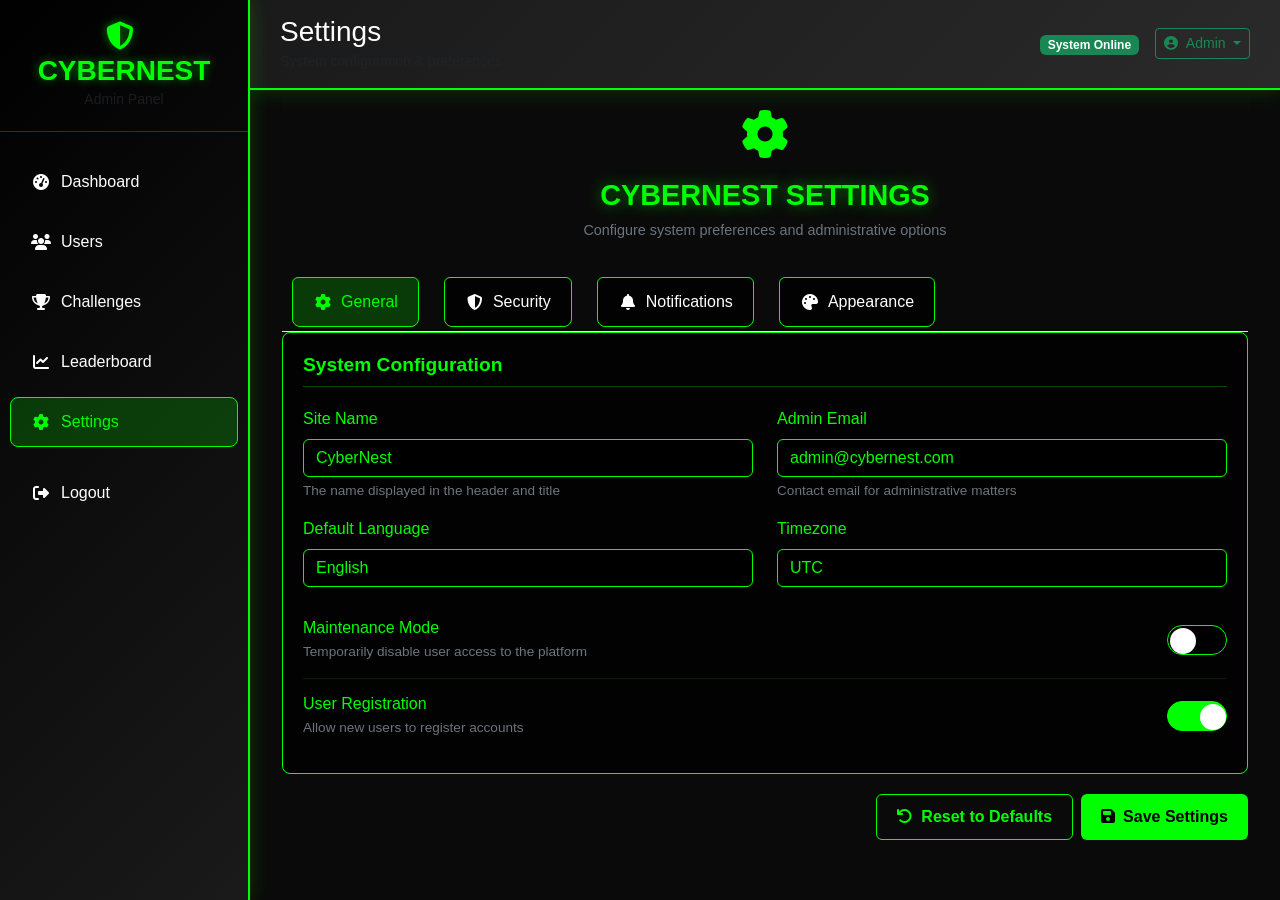
<file: views/admin/settings.html>
<!DOCTYPE html>
<html lang="en">
<head>
    <meta charset="UTF-8">
    <meta name="viewport" content="width=device-width, initial-scale=1.0">
    <title>CyberNest Admin - Settings</title>
    <link href="https://cdn.jsdelivr.net/npm/bootstrap@5.3.0/dist/css/bootstrap.min.css" rel="stylesheet">
    <link rel="stylesheet" href="https://cdnjs.cloudflare.com/ajax/libs/font-awesome/6.4.0/css/all.min.css">
    <link rel="stylesheet" href="../../css/admin/dashboard.css">
    <style>
        .settings-container {
            background: linear-gradient(135deg, rgba(0, 255, 0, 0.05) 0%, rgba(0, 255, 0, 0.02) 100%);
            border: 1px solid var(--primary-color);
            border-radius: 8px;
            padding: 20px;
            margin-bottom: 20px;
        }

        .settings-header {
            text-align: center;
            margin-bottom: 30px;
        }

        .settings-title {
            color: var(--primary-color);
            font-size: 1.8rem;
            font-weight: bold;
            text-shadow: 0 0 15px rgba(0, 255, 0, 0.5);
            margin-bottom: 8px;
        }

        .settings-subtitle {
            color: var(--muted-text);
            font-size: 0.9rem;
        }

        .settings-icon {
            font-size: 3rem;
            color: var(--primary-color);
            margin-bottom: 20px;
            animation: pulse 2s infinite;
        }

        @keyframes pulse {
            0% { opacity: 1; transform: scale(1); }
            50% { opacity: 0.7; transform: scale(1.1); }
            100% { opacity: 1; transform: scale(1); }
        }

        .settings-tabs {
            margin-bottom: 30px;
        }

        .nav-tabs .nav-link {
            color: var(--light-text);
            border: 1px solid var(--primary-color);
            background: rgba(0, 0, 0, 0.8);
            margin-right: 5px;
            transition: all 0.3s ease;
        }

        .nav-tabs .nav-link:hover {
            background: rgba(0, 255, 0, 0.1);
            color: var(--primary-color);
            border-color: var(--primary-color);
        }

        .nav-tabs .nav-link.active {
            background: rgba(0, 255, 0, 0.2);
            color: var(--primary-color);
            border-color: var(--primary-color);
        }

        .settings-section {
            background: rgba(0, 0, 0, 0.8);
            border: 1px solid var(--primary-color);
            border-radius: 8px;
            padding: 20px;
            margin-bottom: 20px;
        }

        .section-title {
            color: var(--primary-color);
            font-size: 1.2rem;
            font-weight: 600;
            margin-bottom: 20px;
            padding-bottom: 10px;
            border-bottom: 1px solid rgba(0, 255, 0, 0.3);
        }

        .form-control, .form-select {
            background: rgba(0, 0, 0, 0.8);
            border: 1px solid var(--primary-color);
            color: var(--primary-color);
        }

        .form-control:focus, .form-select:focus {
            background: rgba(0, 0, 0, 0.8);
            border-color: var(--primary-color);
            box-shadow: 0 0 10px rgba(0, 255, 0, 0.3);
            color: var(--primary-color);
        }

        .form-label {
            color: var(--primary-color);
            font-weight: 500;
        }

        .form-text {
            color: var(--muted-text);
            font-size: 0.85rem;
        }

        .btn-settings {
            background: var(--primary-color);
            color: var(--darker-bg);
            border: none;
            padding: 10px 20px;
            border-radius: 6px;
            font-weight: 600;
            transition: all 0.3s ease;
        }

        .btn-settings:hover {
            background: var(--secondary-color);
            transform: translateY(-2px);
            box-shadow: 0 4px 15px rgba(0, 255, 0, 0.4);
        }

        .btn-secondary-settings {
            background: transparent;
            color: var(--primary-color);
            border: 1px solid var(--primary-color);
            padding: 10px 20px;
            border-radius: 6px;
            font-weight: 600;
            transition: all 0.3s ease;
        }

        .btn-secondary-settings:hover {
            background: rgba(0, 255, 0, 0.1);
            transform: translateY(-2px);
        }

        .toggle-switch {
            position: relative;
            width: 60px;
            height: 30px;
            background: rgba(0, 0, 0, 0.8);
            border: 1px solid var(--primary-color);
            border-radius: 15px;
            cursor: pointer;
            transition: all 0.3s ease;
        }

        .toggle-switch.active {
            background: var(--primary-color);
        }

        .toggle-switch::after {
            content: '';
            position: absolute;
            width: 26px;
            height: 26px;
            background: white;
            border-radius: 50%;
            top: 2px;
            left: 2px;
            transition: all 0.3s ease;
        }

        .toggle-switch.active::after {
            left: 32px;
        }

        .setting-item {
            display: flex;
            justify-content: space-between;
            align-items: center;
            padding: 15px 0;
            border-bottom: 1px solid rgba(0, 255, 0, 0.1);
        }

        .setting-item:last-child {
            border-bottom: none;
        }

        .setting-info h5 {
            color: var(--primary-color);
            font-size: 1rem;
            margin-bottom: 5px;
        }

        .setting-info p {
            color: var(--muted-text);
            font-size: 0.85rem;
            margin: 0;
        }

        .alert-settings {
            background: rgba(0, 255, 0, 0.1);
            border: 1px solid var(--primary-color);
            color: var(--primary-color);
            border-radius: 6px;
            padding: 15px;
            margin-bottom: 20px;
        }

        @media (max-width: 768px) {
            .settings-title {
                font-size: 2rem;
            }
            
            .nav-tabs {
                flex-direction: column;
            }
            
            .nav-tabs .nav-link {
                margin-right: 0;
                margin-bottom: 5px;
            }
            
            .setting-item {
                flex-direction: column;
                align-items: flex-start;
                gap: 10px;
            }
        }
    </style>
</head>
<body>
    <!-- Sidebar -->
    <nav class="sidebar" id="sidebar">
        <div class="sidebar-header">
            <h3><i class="fas fa-shield-alt me-2"></i>CYBERNEST</h3>
            <small class="text-muted">Admin Panel</small>
        </div>
        <div class="sidebar-menu">
            <ul class="nav flex-column">
                <li class="nav-item">
                    <a class="nav-link" href="dashboard.html">
                        <i class="fas fa-tachometer-alt"></i>
                        Dashboard
                    </a>
                </li>
                <li class="nav-item">
                    <a class="nav-link" href="users.html">
                        <i class="fas fa-users"></i>
                        Users
                    </a>
                </li>
                <li class="nav-item">
                    <a class="nav-link" href="challenges.html">
                        <i class="fas fa-trophy"></i>
                        Challenges
                    </a>
                </li>
                <li class="nav-item">
                    <a class="nav-link" href="leaderboard.html">
                        <i class="fas fa-chart-line"></i>
                        Leaderboard
                    </a>
                </li>
                <li class="nav-item">
                    <a class="nav-link active" href="settings.html">
                        <i class="fas fa-cog"></i>
                        Settings
                    </a>
                </li>
                <li class="nav-item mt-3">
                    <a class="nav-link" href="#logout">
                        <i class="fas fa-sign-out-alt"></i>
                        Logout
                    </a>
                </li>
            </ul>
        </div>
    </nav>

    <!-- Main Content -->
    <main class="main-content">
        <!-- Top Header -->
        <header class="top-header">
            <div class="d-flex justify-content-between align-items-center">
                <div>
                    <h1 class="h3 mb-0">Settings</h1>
                    <small class="text-muted">System configuration & preferences</small>
                </div>
                <div class="d-flex align-items-center">
                    <div class="me-3">
                        <span class="badge bg-success pulse">System Online</span>
                    </div>
                    <div class="dropdown">
                        <button class="btn btn-outline-success btn-sm dropdown-toggle" type="button" data-bs-toggle="dropdown">
                            <i class="fas fa-user-circle me-2"></i>Admin
                        </button>
                        <ul class="dropdown-menu dropdown-menu-dark dropdown-menu-end">
                            <li><a class="dropdown-item" href="#profile">Profile</a></li>
                            <li><a class="dropdown-item" href="#settings">Settings</a></li>
                            <li><hr class="dropdown-divider"></li>
                            <li><a class="dropdown-item" href="#logout">Logout</a></li>
                        </ul>
                    </div>
                </div>
            </div>
        </header>

        <!-- Settings Content -->
        <div class="container-fluid">
            <!-- Header -->
            <div class="settings-header">
                <i class="fas fa-cog settings-icon"></i>
                <h2 class="settings-title">CYBERNEST SETTINGS</h2>
                <p class="settings-subtitle">Configure system preferences and administrative options</p>
            </div>

            <!-- Settings Tabs -->
            <ul class="nav nav-tabs" id="settingsTabs" role="tablist">
                <li class="nav-item" role="presentation">
                    <button class="nav-link active" id="general-tab" data-bs-toggle="tab" data-bs-target="#general" type="button" role="tab">
                        <i class="fas fa-cog me-2"></i>General
                    </button>
                </li>
                <li class="nav-item" role="presentation">
                    <button class="nav-link" id="security-tab" data-bs-toggle="tab" data-bs-target="#security" type="button" role="tab">
                        <i class="fas fa-shield-alt me-2"></i>Security
                    </button>
                </li>
                <li class="nav-item" role="presentation">
                    <button class="nav-link" id="notifications-tab" data-bs-toggle="tab" data-bs-target="#notifications" type="button" role="tab">
                        <i class="fas fa-bell me-2"></i>Notifications
                    </button>
                </li>
                <li class="nav-item" role="presentation">
                    <button class="nav-link" id="appearance-tab" data-bs-toggle="tab" data-bs-target="#appearance" type="button" role="tab">
                        <i class="fas fa-palette me-2"></i>Appearance
                    </button>
                </li>
            </ul>

            <!-- Tab Content -->
            <div class="tab-content" id="settingsTabContent">
                <!-- General Settings -->
                <div class="tab-pane fade show active" id="general" role="tabpanel">
                    <div class="settings-section">
                        <h4 class="section-title">System Configuration</h4>
                        
                        <div class="row">
                            <div class="col-md-6 mb-3">
                                <label class="form-label">Site Name</label>
                                <input type="text" class="form-control" value="CyberNest" id="siteName">
                                <div class="form-text">The name displayed in the header and title</div>
                            </div>
                            <div class="col-md-6 mb-3">
                                <label class="form-label">Admin Email</label>
                                <input type="email" class="form-control" value="admin@cybernest.com" id="adminEmail">
                                <div class="form-text">Contact email for administrative matters</div>
                            </div>
                        </div>

                        <div class="row">
                            <div class="col-md-6 mb-3">
                                <label class="form-label">Default Language</label>
                                <select class="form-select" id="defaultLanguage">
                                    <option value="en" selected>English</option>
                                    <option value="es">Spanish</option>
                                    <option value="fr">French</option>
                                    <option value="de">German</option>
                                </select>
                            </div>
                            <div class="col-md-6 mb-3">
                                <label class="form-label">Timezone</label>
                                <select class="form-select" id="timezone">
                                    <option value="UTC" selected>UTC</option>
                                    <option value="EST">Eastern Time</option>
                                    <option value="PST">Pacific Time</option>
                                    <option value="CET">Central European Time</option>
                                </select>
                            </div>
                        </div>

                        <div class="setting-item">
                            <div class="setting-info">
                                <h5>Maintenance Mode</h5>
                                <p>Temporarily disable user access to the platform</p>
                            </div>
                            <div class="toggle-switch" id="maintenanceMode" onclick="toggleSwitch(this)"></div>
                        </div>

                        <div class="setting-item">
                            <div class="setting-info">
                                <h5>User Registration</h5>
                                <p>Allow new users to register accounts</p>
                            </div>
                            <div class="toggle-switch active" id="userRegistration" onclick="toggleSwitch(this)"></div>
                        </div>
                    </div>
                </div>

                <!-- Security Settings -->
                <div class="tab-pane fade" id="security" role="tabpanel">
                    <div class="settings-section">
                        <h4 class="section-title">Security Configuration</h4>
                        
                        <div class="alert-settings">
                            <i class="fas fa-info-circle me-2"></i>
                            Configure security settings to protect your CyberNest platform and user data.
                        </div>

                        <div class="row">
                            <div class="col-md-6 mb-3">
                                <label class="form-label">Session Timeout (minutes)</label>
                                <input type="number" class="form-control" value="30" id="sessionTimeout">
                                <div class="form-text">Automatically log out users after inactivity</div>
                            </div>
                            <div class="col-md-6 mb-3">
                                <label class="form-label">Password Minimum Length</label>
                                <input type="number" class="form-control" value="8" id="passwordMinLength">
                                <div class="form-text">Minimum characters required for passwords</div>
                            </div>
                        </div>

                        <div class="setting-item">
                            <div class="setting-info">
                                <h5>Two-Factor Authentication</h5>
                                <p>Require 2FA for admin accounts</p>
                            </div>
                            <div class="toggle-switch active" id="twoFactorAuth" onclick="toggleSwitch(this)"></div>
                        </div>

                        <div class="setting-item">
                            <div class="setting-info">
                                <h5>IP Whitelist</h5>
                                <p>Restrict admin access to specific IP addresses</p>
                            </div>
                            <div class="toggle-switch" id="ipWhitelist" onclick="toggleSwitch(this)"></div>
                        </div>

                        <div class="setting-item">
                            <div class="setting-info">
                                <h5>Failed Login Lockout</h5>
                                <p>Lock accounts after multiple failed attempts</p>
                            </div>
                            <div class="toggle-switch active" id="failedLoginLockout" onclick="toggleSwitch(this)"></div>
                        </div>
                    </div>
                </div>

                <!-- Notifications Settings -->
                <div class="tab-pane fade" id="notifications" role="tabpanel">
                    <div class="settings-section">
                        <h4 class="section-title">Notification Preferences</h4>
                        
                        <div class="row">
                            <div class="col-md-6 mb-3">
                                <label class="form-label">Email Notifications</label>
                                <input type="email" class="form-control" value="admin@cybernest.com" id="notificationEmail">
                                <div class="form-text">Email address for system notifications</div>
                            </div>
                            <div class="col-md-6 mb-3">
                                <label class="form-label">Notification Frequency</label>
                                <select class="form-select" id="notificationFrequency">
                                    <option value="immediate" selected>Immediate</option>
                                    <option value="hourly">Hourly Digest</option>
                                    <option value="daily">Daily Digest</option>
                                    <option value="weekly">Weekly Digest</option>
                                </select>
                            </div>
                        </div>

                        <div class="setting-item">
                            <div class="setting-info">
                                <h5>New User Registrations</h5>
                                <p>Receive notifications when new users register</p>
                            </div>
                            <div class="toggle-switch active" id="newUserNotifications" onclick="toggleSwitch(this)"></div>
                        </div>

                        <div class="setting-item">
                            <div class="setting-info">
                                <h5>Challenge Submissions</h5>
                                <p>Notify when users complete challenges</p>
                            </div>
                            <div class="toggle-switch" id="challengeNotifications" onclick="toggleSwitch(this)"></div>
                        </div>

                        <div class="setting-item">
                            <div class="setting-info">
                                <h5>Security Alerts</h5>
                                <p>Receive security-related notifications</p>
                            </div>
                            <div class="toggle-switch active" id="securityNotifications" onclick="toggleSwitch(this)"></div>
                        </div>

                        <div class="setting-item">
                            <div class="setting-info">
                                <h5>System Maintenance</h5>
                                <p>Notifications about system updates and maintenance</p>
                            </div>
                            <div class="toggle-switch active" id="maintenanceNotifications" onclick="toggleSwitch(this)"></div>
                        </div>
                    </div>
                </div>

                <!-- Appearance Settings -->
                <div class="tab-pane fade" id="appearance" role="tabpanel">
                    <div class="settings-section">
                        <h4 class="section-title">Appearance Configuration</h4>
                        
                        <div class="row">
                            <div class="col-md-6 mb-3">
                                <label class="form-label">Primary Color</label>
                                <input type="color" class="form-control" value="#00ff00" id="primaryColor">
                                <div class="form-text">Main accent color for the interface</div>
                            </div>
                            <div class="col-md-6 mb-3">
                                <label class="form-label">Secondary Color</label>
                                <input type="color" class="form-control" value="#00cc00" id="secondaryColor">
                                <div class="form-text">Secondary accent color</div>
                            </div>
                        </div>

                        <div class="row">
                            <div class="col-md-6 mb-3">
                                <label class="form-label">Theme</label>
                                <select class="form-select" id="theme">
                                    <option value="cyber" selected>Cyber Terminal</option>
                                    <option value="dark">Dark Mode</option>
                                    <option value="light">Light Mode</option>
                                    <option value="matrix">Matrix</option>
                                </select>
                            </div>
                            <div class="col-md-6 mb-3">
                                <label class="form-label">Font Size</label>
                                <select class="form-select" id="fontSize">
                                    <option value="small">Small</option>
                                    <option value="medium" selected>Medium</option>
                                    <option value="large">Large</option>
                                    <option value="extra-large">Extra Large</option>
                                </select>
                            </div>
                        </div>

                        <div class="setting-item">
                            <div class="setting-info">
                                <h5>Animations</h5>
                                <p>Enable interface animations and transitions</p>
                            </div>
                            <div class="toggle-switch active" id="animations" onclick="toggleSwitch(this)"></div>
                        </div>

                        <div class="setting-item">
                            <div class="setting-info">
                                <h5>Sound Effects</h5>
                                <p>Play sound effects for interactions</p>
                            </div>
                            <div class="toggle-switch" id="soundEffects" onclick="toggleSwitch(this)"></div>
                        </div>

                        <div class="setting-item">
                            <div class="setting-info">
                                <h5>Compact Mode</h5>
                                <p>Use a more compact interface layout</p>
                            </div>
                            <div class="toggle-switch" id="compactMode" onclick="toggleSwitch(this)"></div>
                        </div>
                    </div>
                </div>
            </div>

            <!-- Save Buttons -->
            <div class="d-flex justify-content-end gap-2">
                <button class="btn btn-secondary-settings" onclick="resetSettings()">
                    <i class="fas fa-undo me-2"></i>Reset to Defaults
                </button>
                <button class="btn btn-settings" onclick="saveSettings()">
                    <i class="fas fa-save me-2"></i>Save Settings
                </button>
            </div>
        </div>
    </main>

    <script src="https://cdn.jsdelivr.net/npm/bootstrap@5.3.0/dist/js/bootstrap.bundle.min.js"></script>
    <script src="../../javascript/admin-dashboard.js"></script>
    <script>
        // Settings functionality
        document.addEventListener('DOMContentLoaded', function() {
            // Initialize tooltips
            const tooltipTriggerList = [].slice.call(document.querySelectorAll('[data-bs-toggle="tooltip"]'));
            const tooltipList = tooltipTriggerList.map(function (tooltipTriggerEl) {
                return new bootstrap.Tooltip(tooltipTriggerEl);
            });
        });

        // Toggle switch functionality
        window.toggleSwitch = function(element) {
            element.classList.toggle('active');
        };

        // Save settings
        window.saveSettings = function() {
            const settings = {
                siteName: document.getElementById('siteName').value,
                adminEmail: document.getElementById('adminEmail').value,
                defaultLanguage: document.getElementById('defaultLanguage').value,
                timezone: document.getElementById('timezone').value,
                sessionTimeout: document.getElementById('sessionTimeout').value,
                passwordMinLength: document.getElementById('passwordMinLength').value,
                primaryColor: document.getElementById('primaryColor').value,
                secondaryColor: document.getElementById('secondaryColor').value,
                theme: document.getElementById('theme').value,
                fontSize: document.getElementById('fontSize').value,
                notificationEmail: document.getElementById('notificationEmail').value,
                notificationFrequency: document.getElementById('notificationFrequency').value,
                maintenanceMode: document.getElementById('maintenanceMode').classList.contains('active'),
                userRegistration: document.getElementById('userRegistration').classList.contains('active'),
                twoFactorAuth: document.getElementById('twoFactorAuth').classList.contains('active'),
                ipWhitelist: document.getElementById('ipWhitelist').classList.contains('active'),
                failedLoginLockout: document.getElementById('failedLoginLockout').classList.contains('active'),
                newUserNotifications: document.getElementById('newUserNotifications').classList.contains('active'),
                challengeNotifications: document.getElementById('challengeNotifications').classList.contains('active'),
                securityNotifications: document.getElementById('securityNotifications').classList.contains('active'),
                maintenanceNotifications: document.getElementById('maintenanceNotifications').classList.contains('active'),
                animations: document.getElementById('animations').classList.contains('active'),
                soundEffects: document.getElementById('soundEffects').classList.contains('active'),
                compactMode: document.getElementById('compactMode').classList.contains('active')
            };

            console.log('Saving settings:', settings);
            
            // Show success message
            const alertDiv = document.createElement('div');
            alertDiv.className = 'alert alert-success alert-dismissible fade show';
            alertDiv.innerHTML = `
                <i class="fas fa-check-circle me-2"></i>
                Settings saved successfully!
                <button type="button" class="btn-close" data-bs-dismiss="alert"></button>
            `;
            
            const container = document.querySelector('.container-fluid');
            container.insertBefore(alertDiv, container.firstChild);
            
            // Auto-dismiss after 3 seconds
            setTimeout(() => {
                alertDiv.remove();
            }, 3000);
        };

        // Reset settings
        window.resetSettings = function() {
            if (confirm('Are you sure you want to reset all settings to their default values?')) {
                console.log('Resetting settings to defaults...');
                
                // Reset form values
                document.getElementById('siteName').value = 'CyberNest';
                document.getElementById('adminEmail').value = 'admin@cybernest.com';
                document.getElementById('defaultLanguage').value = 'en';
                document.getElementById('timezone').value = 'UTC';
                document.getElementById('sessionTimeout').value = '30';
                document.getElementById('passwordMinLength').value = '8';
                document.getElementById('primaryColor').value = '#00ff00';
                document.getElementById('secondaryColor').value = '#00cc00';
                document.getElementById('theme').value = 'cyber';
                document.getElementById('fontSize').value = 'medium';
                document.getElementById('notificationEmail').value = 'admin@cybernest.com';
                document.getElementById('notificationFrequency').value = 'immediate';
                
                // Reset toggle switches
                document.querySelectorAll('.toggle-switch').forEach(toggle => {
                    toggle.classList.remove('active');
                });
                
                // Set default active states
                document.getElementById('userRegistration').classList.add('active');
                document.getElementById('twoFactorAuth').classList.add('active');
                document.getElementById('failedLoginLockout').classList.add('active');
                document.getElementById('newUserNotifications').classList.add('active');
                document.getElementById('securityNotifications').classList.add('active');
                document.getElementById('maintenanceNotifications').classList.add('active');
                document.getElementById('animations').classList.add('active');
                
                // Show success message
                const alertDiv = document.createElement('div');
                alertDiv.className = 'alert alert-info alert-dismissible fade show';
                alertDiv.innerHTML = `
                    <i class="fas fa-info-circle me-2"></i>
                    Settings reset to default values!
                    <button type="button" class="btn-close" data-bs-dismiss="alert"></button>
                `;
                
                const container = document.querySelector('.container-fluid');
                container.insertBefore(alertDiv, container.firstChild);
                
                // Auto-dismiss after 3 seconds
                setTimeout(() => {
                    alertDiv.remove();
                }, 3000);
            }
        };
    </script>
</body>
</html>
</file>
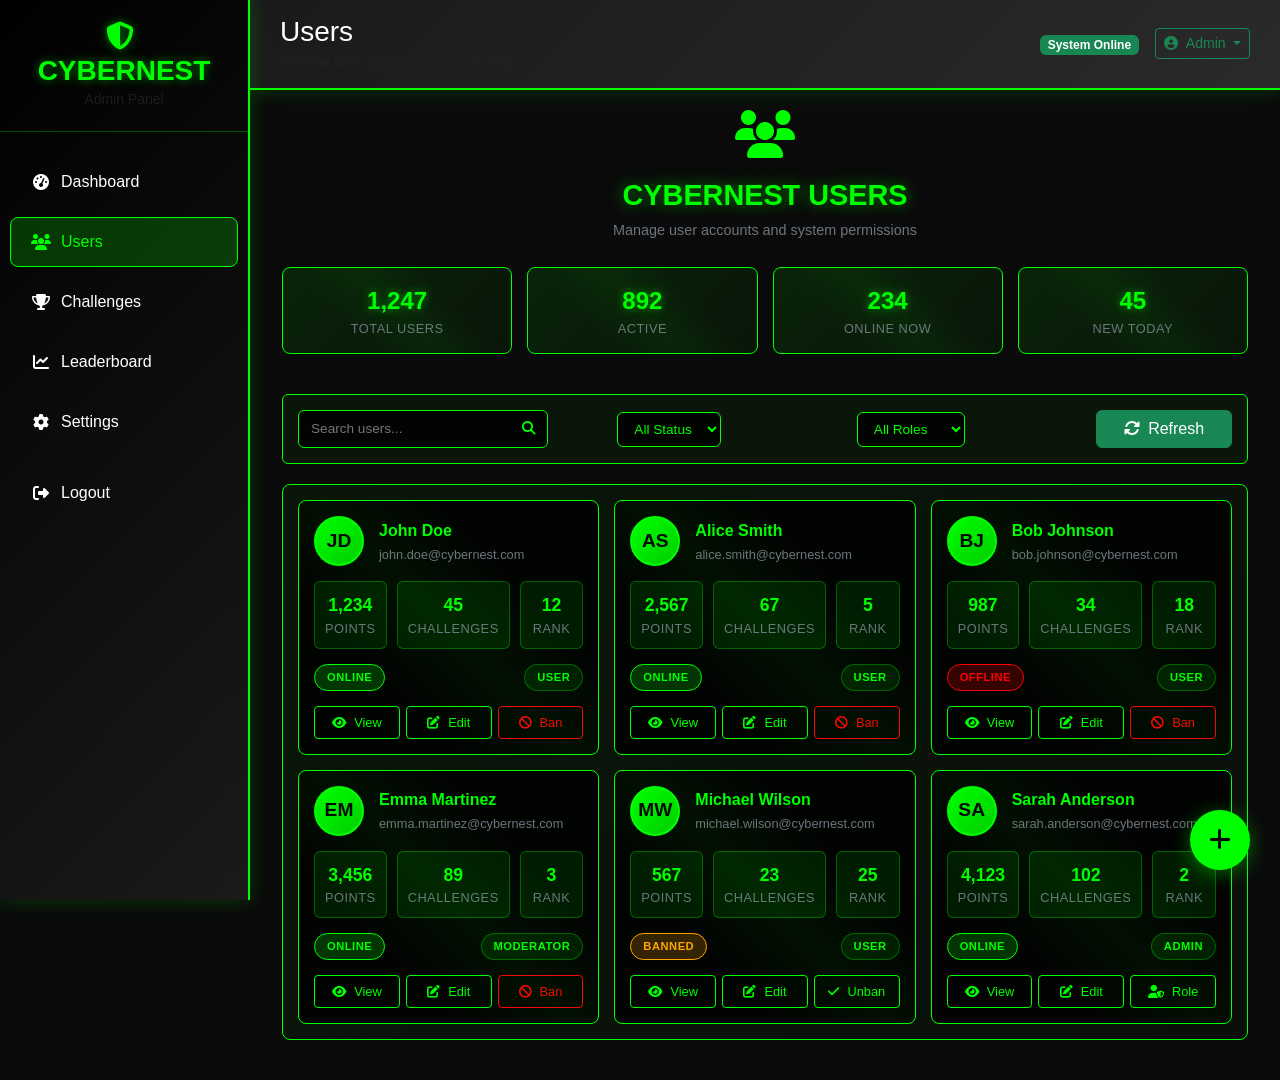
<file: views/admin/users.html>
<!DOCTYPE html>
<html lang="en">
<head>
    <meta charset="UTF-8">
    <meta name="viewport" content="width=device-width, initial-scale=1.0">
    <title>CyberNest Admin - Users</title>
    <link href="https://cdn.jsdelivr.net/npm/bootstrap@5.3.0/dist/css/bootstrap.min.css" rel="stylesheet">
    <link rel="stylesheet" href="https://cdnjs.cloudflare.com/ajax/libs/font-awesome/6.4.0/css/all.min.css">
    <link rel="stylesheet" href="../../css/admin/dashboard.css">
    <style>
        .users-container {
            background: linear-gradient(135deg, rgba(0, 255, 0, 0.05) 0%, rgba(0, 255, 0, 0.02) 100%);
            border: 1px solid var(--primary-color);
            border-radius: 8px;
            padding: 15px;
            margin-bottom: 20px;
        }

        .users-header {
            text-align: center;
            margin-bottom: 25px;
        }

        .users-title {
            color: var(--primary-color);
            font-size: 1.8rem;
            font-weight: bold;
            text-shadow: 0 0 15px rgba(0, 255, 0, 0.5);
            margin-bottom: 8px;
        }

        .users-subtitle {
            color: var(--muted-text);
            font-size: 0.9rem;
        }

        .users-grid {
            display: grid;
            grid-template-columns: repeat(auto-fit, minmax(300px, 1fr));
            gap: 15px;
        }

        .user-card {
            background: rgba(0, 0, 0, 0.8);
            border: 1px solid var(--primary-color);
            border-radius: 8px;
            padding: 15px;
            transition: all 0.3s ease;
            position: relative;
            overflow: hidden;
        }

        .user-card::before {
            content: '';
            position: absolute;
            top: 0;
            left: 0;
            right: 0;
            bottom: 0;
            background: linear-gradient(45deg, transparent 30%, rgba(0, 255, 0, 0.05) 50%, transparent 70%);
            animation: card-scan 3s linear infinite;
            pointer-events: none;
        }

        @keyframes card-scan {
            0% { transform: translateX(-100%); }
            100% { transform: translateX(100%); }
        }

        .user-card:hover {
            transform: translateY(-5px);
            box-shadow: 0 10px 30px rgba(0, 255, 0, 0.3);
            border-color: var(--secondary-color);
        }

        .user-header {
            display: flex;
            align-items: center;
            gap: 15px;
            margin-bottom: 15px;
        }

        .user-avatar {
            width: 50px;
            height: 50px;
            border-radius: 50%;
            background: linear-gradient(135deg, var(--primary-color), var(--secondary-color));
            display: flex;
            align-items: center;
            justify-content: center;
            color: var(--darker-bg);
            font-weight: bold;
            font-size: 1.2rem;
            border: 2px solid var(--primary-color);
        }

        .user-info {
            flex: 1;
        }

        .user-name {
            color: var(--primary-color);
            font-weight: 600;
            font-size: 1rem;
            margin-bottom: 2px;
        }

        .user-email {
            color: var(--muted-text);
            font-size: 0.8rem;
        }

        .user-stats {
            display: grid;
            grid-template-columns: repeat(3, 1fr);
            gap: 10px;
            margin: 15px 0;
        }

        .stat-box {
            background: rgba(0, 255, 0, 0.1);
            border: 1px solid rgba(0, 255, 0, 0.3);
            border-radius: 6px;
            padding: 10px;
            text-align: center;
        }

        .stat-value {
            color: var(--primary-color);
            font-weight: bold;
            font-size: 1.1rem;
        }

        .stat-label {
            color: var(--muted-text);
            font-size: 0.7rem;
            text-transform: uppercase;
            letter-spacing: 0.5px;
        }

        .user-status {
            display: flex;
            justify-content: space-between;
            align-items: center;
            margin: 10px 0;
        }

        .status-badge {
            padding: 4px 12px;
            border-radius: 15px;
            font-size: 0.7rem;
            font-weight: 600;
            text-transform: uppercase;
            letter-spacing: 0.5px;
        }

        .status-online {
            background: rgba(0, 255, 0, 0.2);
            color: var(--primary-color);
            border: 1px solid var(--primary-color);
        }

        .status-offline {
            background: rgba(255, 0, 0, 0.2);
            color: #ff0000;
            border: 1px solid #ff0000;
        }

        .status-banned {
            background: rgba(255, 165, 0, 0.2);
            color: #ffa500;
            border: 1px solid #ffa500;
        }

        .user-role {
            padding: 4px 12px;
            border-radius: 15px;
            font-size: 0.7rem;
            font-weight: 600;
            text-transform: uppercase;
            letter-spacing: 0.5px;
            background: rgba(0, 255, 0, 0.1);
            color: var(--primary-color);
            border: 1px solid rgba(0, 255, 0, 0.3);
        }

        .action-buttons {
            display: flex;
            gap: 6px;
            margin-top: 15px;
        }

        .btn-action {
            padding: 6px 12px;
            border-radius: 4px;
            border: 1px solid var(--primary-color);
            background: transparent;
            color: var(--primary-color);
            font-size: 0.8rem;
            transition: all 0.3s ease;
            text-decoration: none;
            flex: 1;
            text-align: center;
        }

        .btn-action:hover {
            background: rgba(0, 255, 0, 0.2);
            transform: scale(1.05);
            color: var(--primary-color);
        }

        .btn-action.danger {
            border-color: #ff0000;
            color: #ff0000;
        }

        .btn-action.danger:hover {
            background: rgba(255, 0, 0, 0.2);
            color: #ff0000;
        }

        .filter-section {
            background: rgba(0, 255, 0, 0.05);
            border: 1px solid var(--primary-color);
            border-radius: 6px;
            padding: 15px;
            margin-bottom: 20px;
        }

        .search-box {
            position: relative;
            max-width: 250px;
        }

        .search-box input {
            background: rgba(0, 0, 0, 0.8);
            border: 1px solid var(--primary-color);
            color: var(--primary-color);
            padding: 8px 12px;
            border-radius: 6px;
            width: 100%;
            font-size: 0.85rem;
        }

        .search-box input:focus {
            outline: none;
            box-shadow: 0 0 10px rgba(0, 255, 0, 0.3);
            border-color: var(--primary-color);
        }

        .search-box i {
            position: absolute;
            right: 12px;
            top: 50%;
            transform: translateY(-50%);
            color: var(--primary-color);
            font-size: 0.85rem;
        }

        .filter-select {
            background: rgba(0, 0, 0, 0.8);
            border: 1px solid var(--primary-color);
            color: var(--primary-color);
            padding: 8px 12px;
            border-radius: 6px;
            font-size: 0.85rem;
        }

        .filter-select:focus {
            outline: none;
            box-shadow: 0 0 10px rgba(0, 255, 0, 0.3);
            border-color: var(--primary-color);
        }

        .filter-select option {
            background: var(--darker-bg);
            color: var(--primary-color);
        }

        .stats-grid {
            display: grid;
            grid-template-columns: repeat(auto-fit, minmax(150px, 1fr));
            gap: 15px;
            margin-bottom: 20px;
        }

        .stat-card {
            background: linear-gradient(135deg, rgba(0, 255, 0, 0.1) 0%, rgba(0, 255, 0, 0.05) 100%);
            border: 1px solid var(--primary-color);
            border-radius: 8px;
            padding: 15px;
            text-align: center;
            transition: all 0.3s ease;
        }

        .stat-card:hover {
            transform: translateY(-3px);
            box-shadow: 0 8px 20px rgba(0, 255, 0, 0.3);
        }

        .stat-number {
            font-size: 1.5rem;
            font-weight: bold;
            color: var(--primary-color);
            text-shadow: 0 0 8px rgba(0, 255, 0, 0.5);
        }

        .stat-label {
            color: var(--muted-text);
            font-size: 0.8rem;
            text-transform: uppercase;
            letter-spacing: 0.5px;
        }

        .add-user-btn {
            position: fixed;
            bottom: 30px;
            right: 30px;
            width: 60px;
            height: 60px;
            border-radius: 50%;
            background: var(--primary-color);
            color: var(--darker-bg);
            border: none;
            font-size: 1.5rem;
            box-shadow: 0 4px 20px rgba(0, 255, 0, 0.4);
            transition: all 0.3s ease;
            z-index: 1000;
        }

        .add-user-btn:hover {
            transform: scale(1.1);
            box-shadow: 0 6px 30px rgba(0, 255, 0, 0.6);
        }

        .modal-content {
            background: var(--darker-bg);
            border: 1px solid var(--primary-color);
        }

        .modal-header {
            background: rgba(0, 255, 0, 0.1);
            border-bottom: 1px solid var(--primary-color);
        }

        .modal-title {
            color: var(--primary-color);
        }

        .modal-body {
            color: var(--light-text);
        }

        .form-control, .form-select {
            background: rgba(0, 0, 0, 0.8);
            border: 1px solid var(--primary-color);
            color: var(--primary-color);
        }

        .form-control:focus, .form-select:focus {
            background: rgba(0, 0, 0, 0.8);
            border-color: var(--primary-color);
            box-shadow: 0 0 10px rgba(0, 255, 0, 0.3);
            color: var(--primary-color);
        }

        .form-label {
            color: var(--primary-color);
        }

        .btn-close {
            filter: invert(1);
        }

        .users-icon {
            font-size: 3rem;
            color: var(--primary-color);
            margin-bottom: 20px;
            animation: pulse 2s infinite;
        }

        @keyframes pulse {
            0% { opacity: 1; transform: scale(1); }
            50% { opacity: 0.7; transform: scale(1.1); }
            100% { opacity: 1; transform: scale(1); }
        }

        @media (max-width: 768px) {
            .users-title {
                font-size: 2rem;
            }
            
            .stats-grid {
                grid-template-columns: 1fr;
            }
            
            .filter-section {
                text-align: center;
            }
            
            .search-box {
                max-width: 100%;
                margin-bottom: 15px;
            }
            
            .user-stats {
                grid-template-columns: 1fr;
            }
            
            .action-buttons {
                flex-direction: column;
            }
        }
    </style>
</head>
<body>
    <!-- Sidebar -->
    <nav class="sidebar" id="sidebar">
        <div class="sidebar-header">
            <h3><i class="fas fa-shield-alt me-2"></i>CYBERNEST</h3>
            <small class="text-muted">Admin Panel</small>
        </div>
        <div class="sidebar-menu">
            <ul class="nav flex-column">
                <li class="nav-item">
                    <a class="nav-link" href="dashboard.html">
                        <i class="fas fa-tachometer-alt"></i>
                        Dashboard
                    </a>
                </li>
                <li class="nav-item">
                    <a class="nav-link active" href="users.html">
                        <i class="fas fa-users"></i>
                        Users
                    </a>
                </li>
                <li class="nav-item">
                    <a class="nav-link" href="challenges.html">
                        <i class="fas fa-trophy"></i>
                        Challenges
                    </a>
                </li>
                <li class="nav-item">
                    <a class="nav-link" href="leaderboard.html">
                        <i class="fas fa-chart-line"></i>
                        Leaderboard
                    </a>
                </li>
                <li class="nav-item">
                    <a class="nav-link" href="settings.html">
                        <i class="fas fa-cog"></i>
                        Settings
                    </a>
                </li>
                <li class="nav-item mt-3">
                    <a class="nav-link" href="#logout">
                        <i class="fas fa-sign-out-alt"></i>
                        Logout
                    </a>
                </li>
            </ul>
        </div>
    </nav>

    <!-- Main Content -->
    <main class="main-content">
        <!-- Top Header -->
        <header class="top-header">
            <div class="d-flex justify-content-between align-items-center">
                <div>
                    <h1 class="h3 mb-0">Users</h1>
                    <small class="text-muted">Manage user accounts & permissions</small>
                </div>
                <div class="d-flex align-items-center">
                    <div class="me-3">
                        <span class="badge bg-success pulse">System Online</span>
                    </div>
                    <div class="dropdown">
                        <button class="btn btn-outline-success btn-sm dropdown-toggle" type="button" data-bs-toggle="dropdown">
                            <i class="fas fa-user-circle me-2"></i>Admin
                        </button>
                        <ul class="dropdown-menu dropdown-menu-dark dropdown-menu-end">
                            <li><a class="dropdown-item" href="#profile">Profile</a></li>
                            <li><a class="dropdown-item" href="#settings">Settings</a></li>
                            <li><hr class="dropdown-divider"></li>
                            <li><a class="dropdown-item" href="#logout">Logout</a></li>
                        </ul>
                    </div>
                </div>
            </div>
        </header>

        <!-- Users Content -->
        <div class="container-fluid">
            <!-- Header -->
            <div class="users-header">
                <i class="fas fa-users users-icon"></i>
                <h2 class="users-title">CYBERNEST USERS</h2>
                <p class="users-subtitle">Manage user accounts and system permissions</p>
            </div>

            <!-- Stats Grid -->
            <div class="stats-grid">
                <div class="stat-card">
                    <div class="stat-number">1,247</div>
                    <div class="stat-label">Total Users</div>
                </div>
                <div class="stat-card">
                    <div class="stat-number">892</div>
                    <div class="stat-label">Active</div>
                </div>
                <div class="stat-card">
                    <div class="stat-number">234</div>
                    <div class="stat-label">Online Now</div>
                </div>
                <div class="stat-card">
                    <div class="stat-number">45</div>
                    <div class="stat-label">New Today</div>
                </div>
            </div>

            <!-- Filter Section -->
            <div class="filter-section">
                <div class="row align-items-center">
                    <div class="col-md-4">
                        <div class="search-box">
                            <input type="text" id="searchInput" placeholder="Search users...">
                            <i class="fas fa-search"></i>
                        </div>
                    </div>
                    <div class="col-md-3">
                        <select class="filter-select" id="statusFilter">
                            <option value="all">All Status</option>
                            <option value="online">Online</option>
                            <option value="offline">Offline</option>
                            <option value="banned">Banned</option>
                        </select>
                    </div>
                    <div class="col-md-3">
                        <select class="filter-select" id="roleFilter">
                            <option value="all">All Roles</option>
                            <option value="admin">Admin</option>
                            <option value="user">User</option>
                            <option value="moderator">Moderator</option>
                        </select>
                    </div>
                    <div class="col-md-2">
                        <button class="btn btn-success w-100" onclick="refreshUsers()">
                            <i class="fas fa-sync-alt me-2"></i>Refresh
                        </button>
                    </div>
                </div>
            </div>

            <!-- Users List -->
            <div class="users-container">
                <div class="users-grid">
                    <!-- User 1 -->
                    <div class="user-card">
                        <div class="user-header">
                            <div class="user-avatar">JD</div>
                            <div class="user-info">
                                <div class="user-name">John Doe</div>
                                <div class="user-email">john.doe@cybernest.com</div>
                            </div>
                        </div>
                        
                        <div class="user-stats">
                            <div class="stat-box">
                                <div class="stat-value">1,234</div>
                                <div class="stat-label">Points</div>
                            </div>
                            <div class="stat-box">
                                <div class="stat-value">45</div>
                                <div class="stat-label">Challenges</div>
                            </div>
                            <div class="stat-box">
                                <div class="stat-value">12</div>
                                <div class="stat-label">Rank</div>
                            </div>
                        </div>
                        
                        <div class="user-status">
                            <span class="status-badge status-online">Online</span>
                            <span class="user-role">User</span>
                        </div>
                        
                        <div class="action-buttons">
                            <a href="#" class="btn-action" onclick="viewUser('john-doe')">
                                <i class="fas fa-eye me-2"></i>View
                            </a>
                            <a href="#" class="btn-action" onclick="editUser('john-doe')">
                                <i class="fas fa-edit me-2"></i>Edit
                            </a>
                            <a href="#" class="btn-action danger" onclick="banUser('john-doe')">
                                <i class="fas fa-ban me-2"></i>Ban
                            </a>
                        </div>
                    </div>

                    <!-- User 2 -->
                    <div class="user-card">
                        <div class="user-header">
                            <div class="user-avatar">AS</div>
                            <div class="user-info">
                                <div class="user-name">Alice Smith</div>
                                <div class="user-email">alice.smith@cybernest.com</div>
                            </div>
                        </div>
                        
                        <div class="user-stats">
                            <div class="stat-box">
                                <div class="stat-value">2,567</div>
                                <div class="stat-label">Points</div>
                            </div>
                            <div class="stat-box">
                                <div class="stat-value">67</div>
                                <div class="stat-label">Challenges</div>
                            </div>
                            <div class="stat-box">
                                <div class="stat-value">5</div>
                                <div class="stat-label">Rank</div>
                            </div>
                        </div>
                        
                        <div class="user-status">
                            <span class="status-badge status-online">Online</span>
                            <span class="user-role">User</span>
                        </div>
                        
                        <div class="action-buttons">
                            <a href="#" class="btn-action" onclick="viewUser('alice-smith')">
                                <i class="fas fa-eye me-2"></i>View
                            </a>
                            <a href="#" class="btn-action" onclick="editUser('alice-smith')">
                                <i class="fas fa-edit me-2"></i>Edit
                            </a>
                            <a href="#" class="btn-action danger" onclick="banUser('alice-smith')">
                                <i class="fas fa-ban me-2"></i>Ban
                            </a>
                        </div>
                    </div>

                    <!-- User 3 -->
                    <div class="user-card">
                        <div class="user-header">
                            <div class="user-avatar">BJ</div>
                            <div class="user-info">
                                <div class="user-name">Bob Johnson</div>
                                <div class="user-email">bob.johnson@cybernest.com</div>
                            </div>
                        </div>
                        
                        <div class="user-stats">
                            <div class="stat-box">
                                <div class="stat-value">987</div>
                                <div class="stat-label">Points</div>
                            </div>
                            <div class="stat-box">
                                <div class="stat-value">34</div>
                                <div class="stat-label">Challenges</div>
                            </div>
                            <div class="stat-box">
                                <div class="stat-value">18</div>
                                <div class="stat-label">Rank</div>
                            </div>
                        </div>
                        
                        <div class="user-status">
                            <span class="status-badge status-offline">Offline</span>
                            <span class="user-role">User</span>
                        </div>
                        
                        <div class="action-buttons">
                            <a href="#" class="btn-action" onclick="viewUser('bob-johnson')">
                                <i class="fas fa-eye me-2"></i>View
                            </a>
                            <a href="#" class="btn-action" onclick="editUser('bob-johnson')">
                                <i class="fas fa-edit me-2"></i>Edit
                            </a>
                            <a href="#" class="btn-action danger" onclick="banUser('bob-johnson')">
                                <i class="fas fa-ban me-2"></i>Ban
                            </a>
                        </div>
                    </div>

                    <!-- User 4 -->
                    <div class="user-card">
                        <div class="user-header">
                            <div class="user-avatar">EM</div>
                            <div class="user-info">
                                <div class="user-name">Emma Martinez</div>
                                <div class="user-email">emma.martinez@cybernest.com</div>
                            </div>
                        </div>
                        
                        <div class="user-stats">
                            <div class="stat-box">
                                <div class="stat-value">3,456</div>
                                <div class="stat-label">Points</div>
                            </div>
                            <div class="stat-box">
                                <div class="stat-value">89</div>
                                <div class="stat-label">Challenges</div>
                            </div>
                            <div class="stat-box">
                                <div class="stat-value">3</div>
                                <div class="stat-label">Rank</div>
                            </div>
                        </div>
                        
                        <div class="user-status">
                            <span class="status-badge status-online">Online</span>
                            <span class="user-role">Moderator</span>
                        </div>
                        
                        <div class="action-buttons">
                            <a href="#" class="btn-action" onclick="viewUser('emma-martinez')">
                                <i class="fas fa-eye me-2"></i>View
                            </a>
                            <a href="#" class="btn-action" onclick="editUser('emma-martinez')">
                                <i class="fas fa-edit me-2"></i>Edit
                            </a>
                            <a href="#" class="btn-action danger" onclick="banUser('emma-martinez')">
                                <i class="fas fa-ban me-2"></i>Ban
                            </a>
                        </div>
                    </div>

                    <!-- User 5 -->
                    <div class="user-card">
                        <div class="user-header">
                            <div class="user-avatar">MW</div>
                            <div class="user-info">
                                <div class="user-name">Michael Wilson</div>
                                <div class="user-email">michael.wilson@cybernest.com</div>
                            </div>
                        </div>
                        
                        <div class="user-stats">
                            <div class="stat-box">
                                <div class="stat-value">567</div>
                                <div class="stat-label">Points</div>
                            </div>
                            <div class="stat-box">
                                <div class="stat-value">23</div>
                                <div class="stat-label">Challenges</div>
                            </div>
                            <div class="stat-box">
                                <div class="stat-value">25</div>
                                <div class="stat-label">Rank</div>
                            </div>
                        </div>
                        
                        <div class="user-status">
                            <span class="status-badge status-banned">Banned</span>
                            <span class="user-role">User</span>
                        </div>
                        
                        <div class="action-buttons">
                            <a href="#" class="btn-action" onclick="viewUser('michael-wilson')">
                                <i class="fas fa-eye me-2"></i>View
                            </a>
                            <a href="#" class="btn-action" onclick="editUser('michael-wilson')">
                                <i class="fas fa-edit me-2"></i>Edit
                            </a>
                            <a href="#" class="btn-action" onclick="unbanUser('michael-wilson')">
                                <i class="fas fa-check me-2"></i>Unban
                            </a>
                        </div>
                    </div>

                    <!-- User 6 -->
                    <div class="user-card">
                        <div class="user-header">
                            <div class="user-avatar">SA</div>
                            <div class="user-info">
                                <div class="user-name">Sarah Anderson</div>
                                <div class="user-email">sarah.anderson@cybernest.com</div>
                            </div>
                        </div>
                        
                        <div class="user-stats">
                            <div class="stat-box">
                                <div class="stat-value">4,123</div>
                                <div class="stat-label">Points</div>
                            </div>
                            <div class="stat-box">
                                <div class="stat-value">102</div>
                                <div class="stat-label">Challenges</div>
                            </div>
                            <div class="stat-box">
                                <div class="stat-value">2</div>
                                <div class="stat-label">Rank</div>
                            </div>
                        </div>
                        
                        <div class="user-status">
                            <span class="status-badge status-online">Online</span>
                            <span class="user-role">Admin</span>
                        </div>
                        
                        <div class="action-buttons">
                            <a href="#" class="btn-action" onclick="viewUser('sarah-anderson')">
                                <i class="fas fa-eye me-2"></i>View
                            </a>
                            <a href="#" class="btn-action" onclick="editUser('sarah-anderson')">
                                <i class="fas fa-edit me-2"></i>Edit
                            </a>
                            <a href="#" class="btn-action" onclick="changeRole('sarah-anderson')">
                                <i class="fas fa-user-shield me-2"></i>Role
                            </a>
                        </div>
                    </div>
                </div>
            </div>
        </div>
    </main>

    <!-- Add User Button -->
    <button class="add-user-btn" data-bs-toggle="modal" data-bs-target="#addUserModal">
        <i class="fas fa-plus"></i>
    </button>

    <!-- Add User Modal -->
    <div class="modal fade" id="addUserModal" tabindex="-1">
        <div class="modal-dialog modal-lg">
            <div class="modal-content">
                <div class="modal-header">
                    <h5 class="modal-title">Add New User</h5>
                    <button type="button" class="btn-close" data-bs-dismiss="modal"></button>
                </div>
                <div class="modal-body">
                    <form id="addUserForm">
                        <div class="row">
                            <div class="col-md-6 mb-3">
                                <label class="form-label">First Name</label>
                                <input type="text" class="form-control" id="firstName" required>
                            </div>
                            <div class="col-md-6 mb-3">
                                <label class="form-label">Last Name</label>
                                <input type="text" class="form-control" id="lastName" required>
                            </div>
                        </div>
                        <div class="mb-3">
                            <label class="form-label">Email</label>
                            <input type="email" class="form-control" id="email" required>
                        </div>
                        <div class="row">
                            <div class="col-md-6 mb-3">
                                <label class="form-label">Username</label>
                                <input type="text" class="form-control" id="username" required>
                            </div>
                            <div class="col-md-6 mb-3">
                                <label class="form-label">Password</label>
                                <input type="password" class="form-control" id="password" required>
                            </div>
                        </div>
                        <div class="row">
                            <div class="col-md-6 mb-3">
                                <label class="form-label">Role</label>
                                <select class="form-select" id="role" required>
                                    <option value="">Select role</option>
                                    <option value="user">User</option>
                                    <option value="moderator">Moderator</option>
                                    <option value="admin">Admin</option>
                                </select>
                            </div>
                            <div class="col-md-6 mb-3">
                                <label class="form-label">Initial Points</label>
                                <input type="number" class="form-control" id="points" value="0">
                            </div>
                        </div>
                        <div class="mb-3">
                            <label class="form-label">Status</label>
                            <select class="form-select" id="status" required>
                                <option value="active">Active</option>
                                <option value="inactive">Inactive</option>
                                <option value="banned">Banned</option>
                            </select>
                        </div>
                    </form>
                </div>
                <div class="modal-footer">
                    <button type="button" class="btn btn-secondary" data-bs-dismiss="modal">Cancel</button>
                    <button type="button" class="btn btn-success" onclick="saveUser()">Save User</button>
                </div>
            </div>
        </div>
    </div>

    <script src="https://cdn.jsdelivr.net/npm/bootstrap@5.3.0/dist/js/bootstrap.bundle.min.js"></script>
    <script src="../../javascript/admin-dashboard.js"></script>
    <script>
        // Users specific functionality
        document.addEventListener('DOMContentLoaded', function() {
            // Search functionality
            const searchInput = document.getElementById('searchInput');
            if (searchInput) {
                searchInput.addEventListener('input', function() {
                    const searchTerm = this.value.toLowerCase();
                    const users = document.querySelectorAll('.user-card');
                    
                    users.forEach(user => {
                        const name = user.querySelector('.user-name').textContent.toLowerCase();
                        const email = user.querySelector('.user-email').textContent.toLowerCase();
                        
                        if (name.includes(searchTerm) || email.includes(searchTerm)) {
                            user.style.display = '';
                        } else {
                            user.style.display = 'none';
                        }
                    });
                });
            }

            // Filter functionality
            const statusFilter = document.getElementById('statusFilter');
            const roleFilter = document.getElementById('roleFilter');
            
            if (statusFilter) {
                statusFilter.addEventListener('change', function() {
                    filterUsers();
                });
            }

            if (roleFilter) {
                roleFilter.addEventListener('change', function() {
                    filterUsers();
                });
            }

            function filterUsers() {
                const status = statusFilter.value;
                const role = roleFilter.value;
                const users = document.querySelectorAll('.user-card');
                
                users.forEach(user => {
                    let show = true;
                    
                    if (status !== 'all') {
                        const statusBadge = user.querySelector('.status-badge');
                        if (!statusBadge || !statusBadge.textContent.toLowerCase().includes(status)) {
                            show = false;
                        }
                    }
                    
                    if (role !== 'all') {
                        const roleBadge = user.querySelector('.user-role');
                        if (!roleBadge || !roleBadge.textContent.toLowerCase().includes(role)) {
                            show = false;
                        }
                    }
                    
                    user.style.display = show ? '' : 'none';
                });
            }

            // Refresh users
            window.refreshUsers = function() {
                console.log('Refreshing users...');
                const refreshBtn = event.target;
                refreshBtn.innerHTML = '<i class="fas fa-sync-alt fa-spin me-2"></i>Refreshing...';
                refreshBtn.disabled = true;
                
                setTimeout(() => {
                    refreshBtn.innerHTML = '<i class="fas fa-sync-alt me-2"></i>Refresh';
                    refreshBtn.disabled = false;
                    console.log('Users refreshed');
                }, 2000);
            };

            // User actions
            window.viewUser = function(userId) {
                console.log('Viewing user:', userId);
                alert(`Viewing user: ${userId}`);
            };

            window.editUser = function(userId) {
                console.log('Editing user:', userId);
                alert(`Editing user: ${userId}`);
            };

            window.banUser = function(userId) {
                if (confirm(`Are you sure you want to ban user "${userId}"?`)) {
                    console.log('Banning user:', userId);
                    alert(`User "${userId}" banned successfully!`);
                }
            };

            window.unbanUser = function(userId) {
                if (confirm(`Are you sure you want to unban user "${userId}"?`)) {
                    console.log('Unbanning user:', userId);
                    alert(`User "${userId}" unbanned successfully!`);
                }
            };

            window.changeRole = function(userId) {
                console.log('Changing role for:', userId);
                alert(`Changing role for user: ${userId}`);
            };

            // Save user
            window.saveUser = function() {
                const form = document.getElementById('addUserForm');
                if (form.checkValidity()) {
                    console.log('Saving new user...');
                    const modal = bootstrap.Modal.getInstance(document.getElementById('addUserModal'));
                    modal.hide();
                    form.reset();
                    alert('User saved successfully!');
                } else {
                    form.reportValidity();
                }
            };

            // Simulate real-time updates
            setInterval(() => {
                const statNumbers = document.querySelectorAll('.stat-number');
                statNumbers.forEach(stat => {
                    if (stat.textContent.includes(',')) {
                        const currentValue = parseInt(stat.textContent.replace(',', ''));
                        const change = Math.floor(Math.random() * 5) - 2;
                        const newValue = Math.max(0, currentValue + change);
                        stat.textContent = newValue.toLocaleString();
                    }
                });
            }, 20000);
        });
    </script>
</body>
</html>
</file>
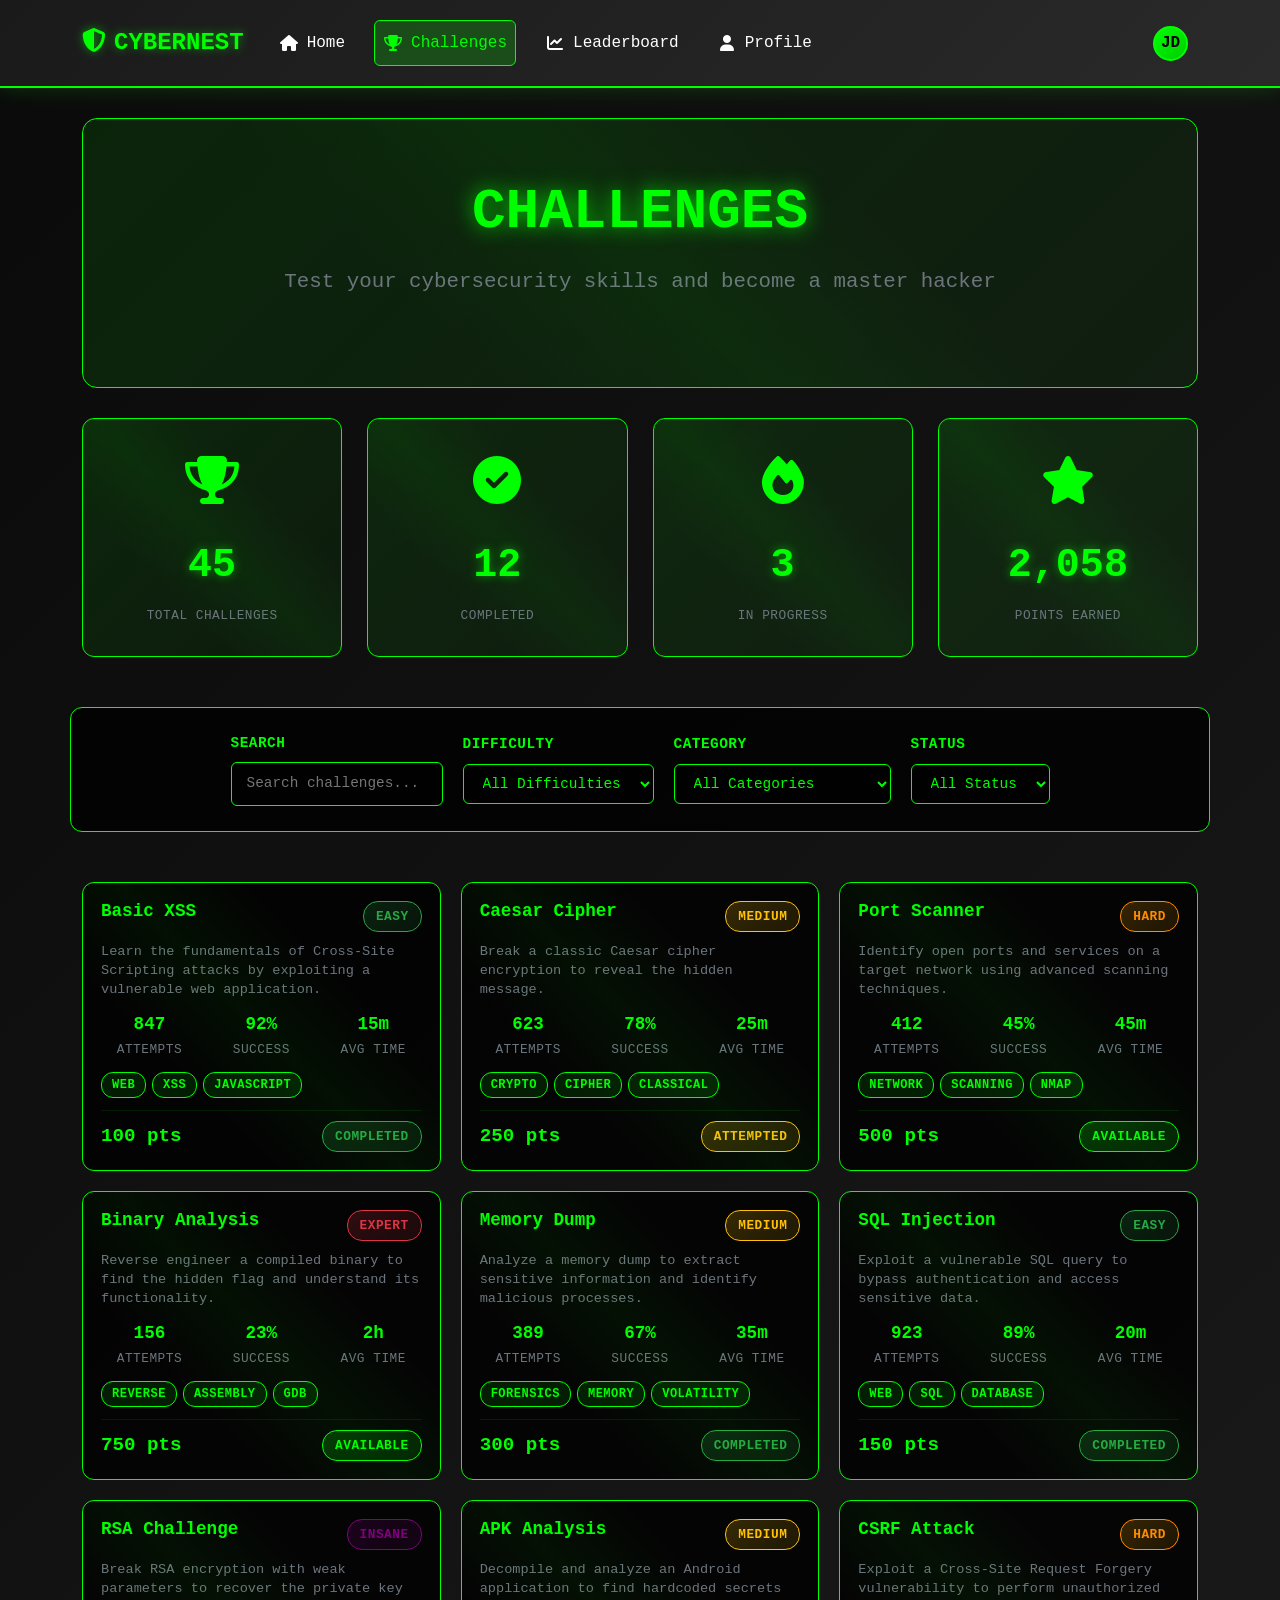
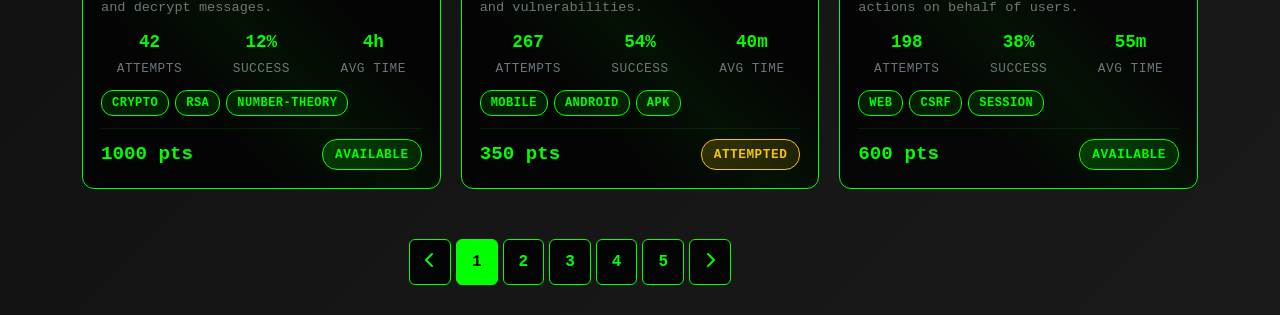
<file: views/users/challenges.html>
<!DOCTYPE html>
<html lang="en">
<head>
    <meta charset="UTF-8">
    <meta name="viewport" content="width=device-width, initial-scale=1.0">
    <title>CyberNest - Challenges</title>
    <link href="https://cdn.jsdelivr.net/npm/bootstrap@5.3.0/dist/css/bootstrap.min.css" rel="stylesheet">
    <link rel="stylesheet" href="https://cdnjs.cloudflare.com/ajax/libs/font-awesome/6.4.0/css/all.min.css">
    <link rel="stylesheet" href="../../css/admin/dashboard.css">
    <style>
        body {
            background: linear-gradient(135deg, #0a0a0a 0%, #1a1a1a 100%);
            color: var(--light-text);
            font-family: 'Courier New', monospace;
            min-height: 100vh;
        }

        .hero-section {
            background: linear-gradient(135deg, rgba(0, 255, 0, 0.1) 0%, rgba(0, 255, 0, 0.05) 100%);
            border: 1px solid var(--primary-color);
            border-radius: 15px;
            padding: 60px 30px;
            margin: 30px 0;
            text-align: center;
            position: relative;
            overflow: hidden;
        }

        .hero-section::before {
            content: '';
            position: absolute;
            top: 0;
            left: 0;
            right: 0;
            bottom: 0;
            background: linear-gradient(45deg, transparent 30%, rgba(0, 255, 0, 0.05) 50%, transparent 70%);
            animation: hero-scan 4s linear infinite;
            pointer-events: none;
        }

        @keyframes hero-scan {
            0% { transform: translateX(-100%); }
            100% { transform: translateX(100%); }
        }

        .hero-title {
            font-size: 3.5rem;
            font-weight: bold;
            color: var(--primary-color);
            text-shadow: 0 0 20px rgba(0, 255, 0, 0.8);
            margin-bottom: 20px;
            animation: glow 2s ease-in-out infinite alternate;
        }

        @keyframes glow {
            from { text-shadow: 0 0 20px rgba(0, 255, 0, 0.8); }
            to { text-shadow: 0 0 30px rgba(0, 255, 0, 1), 0 0 40px rgba(0, 255, 0, 0.6); }
        }

        .hero-subtitle {
            font-size: 1.3rem;
            color: var(--muted-text);
            margin-bottom: 30px;
        }

        .stats-grid {
            display: grid;
            grid-template-columns: repeat(auto-fit, minmax(200px, 1fr));
            gap: 25px;
            margin: 30px 0;
            justify-content: center;
            text-align: center;
        }

        .stat-card {
            background: linear-gradient(135deg, rgba(0, 255, 0, 0.1) 0%, rgba(0, 255, 0, 0.05) 100%);
            border: 1px solid var(--primary-color);
            border-radius: 12px;
            padding: 30px 20px;
            text-align: center;
            transition: all 0.3s ease;
            position: relative;
            overflow: hidden;
        }

        .stat-card::before {
            content: '';
            position: absolute;
            top: 0;
            left: 0;
            right: 0;
            bottom: 0;
            background: linear-gradient(45deg, transparent 30%, rgba(0, 255, 0, 0.05) 50%, transparent 70%);
            animation: card-scan 3s linear infinite;
            pointer-events: none;
        }

        @keyframes card-scan {
            0% { transform: translateX(-100%); }
            100% { transform: translateX(100%); }
        }

        .stat-card:hover {
            transform: translateY(-5px);
            box-shadow: 0 15px 40px rgba(0, 255, 0, 0.4);
            border-color: var(--secondary-color);
        }

        .stat-icon {
            font-size: 3rem;
            color: var(--primary-color);
            margin-bottom: 15px;
        }

        .stat-number {
            font-size: 2.5rem;
            font-weight: bold;
            color: var(--primary-color);
            text-shadow: 0 0 10px rgba(0, 255, 0, 0.5);
            margin-bottom: 10px;
        }

        .stat-label {
            color: var(--muted-text);
            font-size: 1rem;
            text-transform: uppercase;
            letter-spacing: 1px;
        }

        .filter-section {
            background: rgba(0, 0, 0, 0.8);
            border: 1px solid var(--primary-color);
            border-radius: 12px;
            padding: 25px;
        }

        .filter-row {
            display: flex;
            gap: 20px;
            align-items: center;
            justify-content: center;
            flex-wrap: wrap;
        }

        .filter-group {
            display: flex;
            flex-direction: column;
            gap: 8px;
        }

        .filter-label {
            color: var(--primary-color);
            font-size: 0.9rem;
            font-weight: 600;
            text-transform: uppercase;
            letter-spacing: 0.5px;
        }

        .filter-select, .search-box {
            background: rgba(0, 0, 0, 0.8);
            border: 1px solid var(--primary-color);
            color: var(--primary-color);
            padding: 10px 15px;
            border-radius: 6px;
            font-size: 0.9rem;
            transition: all 0.3s ease;
        }

        .filter-select:focus, .search-box:focus {
            outline: none;
            box-shadow: 0 0 10px rgba(0, 255, 0, 0.3);
            border-color: var(--primary-color);
        }

        .search-box {
            width: 100%;
        }

        .challenges-grid {
            display: grid;
            grid-template-columns: repeat(auto-fit, minmax(280px, 1fr));
            gap: 20px;
            margin: 50px 0;
            justify-content: center;
        }

        .challenge-card {
            background: rgba(0, 0, 0, 0.8);
            border: 1px solid var(--primary-color);
            border-radius: 12px;
            padding: 18px;
            transition: all 0.3s ease;
            position: relative;
            overflow: hidden;
            cursor: pointer;
        }

        .challenge-card::before {
            content: '';
            position: absolute;
            top: 0;
            left: 0;
            right: 0;
            bottom: 0;
            background: linear-gradient(45deg, transparent 30%, rgba(0, 255, 0, 0.05) 50%, transparent 70%);
            animation: challenge-scan 3s linear infinite;
            pointer-events: none;
        }

        @keyframes challenge-scan {
            0% { transform: translateX(-100%); }
            100% { transform: translateX(100%); }
        }

        .challenge-card:hover {
            transform: translateY(-5px);
            box-shadow: 0 15px 40px rgba(0, 255, 0, 0.3);
            border-color: var(--secondary-color);
        }

        .challenge-header {
            display: flex;
            justify-content: space-between;
            align-items: flex-start;
            margin-bottom: 10px;
        }

        .challenge-title {
            color: var(--primary-color);
            font-size: 1.1rem;
            font-weight: bold;
            margin-bottom: 8px;
            flex: 1;
        }

        .difficulty-badge {
            padding: 5px 12px;
            border-radius: 15px;
            font-size: 0.8rem;
            font-weight: 600;
            text-transform: uppercase;
            letter-spacing: 0.5px;
            white-space: nowrap;
        }

        .difficulty-easy {
            background: linear-gradient(135deg, rgba(40, 167, 69, 0.2), rgba(40, 167, 69, 0.1));
            color: #28a745;
            border: 1px solid #28a745;
        }

        .difficulty-medium {
            background: linear-gradient(135deg, rgba(255, 193, 7, 0.2), rgba(255, 193, 7, 0.1));
            color: #ffc107;
            border: 1px solid #ffc107;
        }

        .difficulty-hard {
            background: linear-gradient(135deg, rgba(255, 165, 0, 0.2), rgba(255, 165, 0, 0.1));
            color: #ff8c00;
            border: 1px solid #ff8c00;
        }

        .difficulty-expert {
            background: linear-gradient(135deg, rgba(220, 53, 69, 0.2), rgba(220, 53, 69, 0.1));
            color: #dc3545;
            border: 1px solid #dc3545;
        }

        .difficulty-insane {
            background: linear-gradient(135deg, rgba(128, 0, 128, 0.2), rgba(128, 0, 128, 0.1));
            color: #800080;
            border: 1px solid #800080;
        }

        .challenge-description {
            color: var(--muted-text);
            font-size: 0.85rem;
            line-height: 1.4;
            margin-bottom: 12px;
        }

        .challenge-stats {
            display: flex;
            gap: 15px;
            margin-bottom: 12px;
        }

        .stat-item {
            display: flex;
            flex-direction: column;
            align-items: center;
            flex: 1;
        }

        .stat-value {
            color: var(--primary-color);
            font-weight: bold;
            font-size: 1.1rem;
            margin-bottom: 3px;
        }

        .stat-label {
            color: var(--muted-text);
            font-size: 0.8rem;
            text-transform: uppercase;
            letter-spacing: 0.5px;
        }

        .challenge-tags {
            display: flex;
            flex-wrap: wrap;
            gap: 6px;
            margin-bottom: 12px;
        }

        .tag {
            background: rgba(0, 255, 0, 0.1);
            border: 1px solid var(--primary-color);
            color: var(--primary-color);
            padding: 3px 10px;
            border-radius: 12px;
            font-size: 0.75rem;
            font-weight: 600;
            text-transform: uppercase;
            letter-spacing: 0.5px;
        }

        .challenge-footer {
            display: flex;
            justify-content: space-between;
            align-items: center;
            padding-top: 10px;
            border-top: 1px solid rgba(0, 255, 0, 0.1);
        }

        .challenge-points {
            color: var(--primary-color);
            font-weight: bold;
            font-size: 1.2rem;
        }

        .challenge-status {
            padding: 5px 12px;
            border-radius: 15px;
            font-size: 0.8rem;
            font-weight: 600;
            text-transform: uppercase;
            letter-spacing: 0.5px;
        }

        .status-completed {
            background: linear-gradient(135deg, rgba(40, 167, 69, 0.2), rgba(40, 167, 69, 0.1));
            color: #28a745;
            border: 1px solid #28a745;
        }

        .status-attempted {
            background: linear-gradient(135deg, rgba(255, 193, 7, 0.2), rgba(255, 193, 7, 0.1));
            color: #ffc107;
            border: 1px solid #ffc107;
        }

        .status-available {
            background: linear-gradient(135deg, rgba(0, 255, 0, 0.2), rgba(0, 255, 0, 0.1));
            color: var(--primary-color);
            border: 1px solid var(--primary-color);
        }

        .navbar-custom {
            background: linear-gradient(135deg, #1a1a1a 0%, #2a2a2a 100%);
            border-bottom: 2px solid var(--primary-color);
            padding: 15px 0;
            box-shadow: 0 0 20px rgba(0, 255, 0, 0.2);
        }

        .navbar-brand {
            color: var(--primary-color) !important;
            font-size: 1.5rem;
            font-weight: bold;
            text-shadow: 0 0 10px rgba(0, 255, 0, 0.5);
        }

        .nav-link-custom {
            color: var(--light-text) !important;
            padding: 10px 20px;
            border-radius: 6px;
            transition: all 0.3s ease;
            border: 1px solid transparent;
        }

        .nav-link-custom:hover {
            background: rgba(0, 255, 0, 0.1);
            border-color: var(--primary-color);
            color: var(--primary-color) !important;
            transform: translateY(-2px);
        }

        .nav-link-custom.active {
            background: rgba(0, 255, 0, 0.2);
            border-color: var(--primary-color);
            color: var(--primary-color) !important;
        }

        .user-dropdown {
            position: relative;
        }

        .user-avatar-nav {
            width: 35px;
            height: 35px;
            border-radius: 50%;
            background: linear-gradient(135deg, var(--primary-color), var(--secondary-color));
            display: flex;
            align-items: center;
            justify-content: center;
            color: var(--darker-bg);
            font-weight: bold;
            border: 2px solid var(--primary-color);
            cursor: pointer;
            transition: all 0.3s ease;
        }

        .user-avatar-nav:hover {
            transform: scale(1.1);
            box-shadow: 0 0 15px rgba(0, 255, 0, 0.5);
        }

        .pagination-container {
            display: flex;
            justify-content: center;
            margin: 30px 0;
        }

        .pagination-custom {
            display: flex;
            gap: 5px;
        }

        .page-btn {
            padding: 10px 15px;
            background: rgba(0, 0, 0, 0.8);
            border: 1px solid var(--primary-color);
            color: var(--primary-color);
            border-radius: 6px;
            cursor: pointer;
            transition: all 0.3s ease;
            font-weight: 600;
        }

        .page-btn:hover {
            background: rgba(0, 255, 0, 0.2);
            transform: translateY(-2px);
        }

        .page-btn.active {
            background: var(--primary-color);
            color: var(--darker-bg);
        }

        @media (max-width: 768px) {
            .hero-title {
                font-size: 2.5rem;
            }
            
            .hero-subtitle {
                font-size: 1.1rem;
            }
            
            .stats-grid {
                grid-template-columns: repeat(2, 1fr);
            }
            
            .filter-row {
                flex-direction: column;
                align-items: stretch;
            }
            
            .search-box {
                width: 100%;
            }
            
            .challenges-grid {
                grid-template-columns: 1fr;
            }
            
            .challenge-header {
                flex-direction: column;
                gap: 10px;
            }
            
            .challenge-stats {
                flex-direction: column;
                gap: 10px;
            }
        }
    </style>
</head>
<body>
    <!-- Navigation -->
    <nav class="navbar navbar-expand-lg navbar-custom">
        <div class="container">
            <a class="navbar-brand" href="home.html">
                <i class="fas fa-shield-alt me-2"></i>CYBERNEST
            </a>
            <button class="navbar-toggler" type="button" data-bs-toggle="collapse" data-bs-target="#navbarNav">
                <span class="navbar-toggler-icon" style="filter: invert(1);"></span>
            </button>
            <div class="collapse navbar-collapse" id="navbarNav">
                <ul class="navbar-nav me-auto">
                    <li class="nav-item">
                        <a class="nav-link nav-link-custom" href="home.html">
                            <i class="fas fa-home me-2"></i>Home
                        </a>
                    </li>
                    <li class="nav-item">
                        <a class="nav-link nav-link-custom active" href="challenges.html">
                            <i class="fas fa-trophy me-2"></i>Challenges
                        </a>
                    </li>
                    <li class="nav-item">
                        <a class="nav-link nav-link-custom" href="leaderboard.html">
                            <i class="fas fa-chart-line me-2"></i>Leaderboard
                        </a>
                    </li>
                    <li class="nav-item">
                        <a class="nav-link nav-link-custom" href="profile.html">
                            <i class="fas fa-user me-2"></i>Profile
                        </a>
                    </li>
                </ul>
                <div class="navbar-nav">
                    <div class="nav-item dropdown user-dropdown">
                        <div class="user-avatar-nav" data-bs-toggle="dropdown">
                            JD
                        </div>
                        <ul class="dropdown-menu dropdown-menu-dark dropdown-menu-end">
                            <li><a class="dropdown-item" href="profile.html"><i class="fas fa-user me-2"></i>Profile</a></li>
                            <li><a class="dropdown-item" href="settings.html"><i class="fas fa-cog me-2"></i>Settings</a></li>
                            <li><hr class="dropdown-divider"></li>
                            <li><a class="dropdown-item" href="../index.html"><i class="fas fa-sign-out-alt me-2"></i>Logout</a></li>
                        </ul>
                    </div>
                </div>
            </div>
        </div>
    </nav>

    <!-- Hero Section -->
    <section class="container">
        <div class="hero-section">
            <h1 class="hero-title">CHALLENGES</h1>
            <p class="hero-subtitle">Test your cybersecurity skills and become a master hacker</p>
        </div>
    </section>

    <!-- Stats Section -->
    <section class="stats-section container">
        <div class="stats-grid">
            <div class="stat-card">
                <div class="stat-icon">
                    <i class="fas fa-trophy"></i>
                </div>
                <div class="stat-number">45</div>
                <div class="stat-label">Total Challenges</div>
            </div>
            <div class="stat-card">
                <div class="stat-icon">
                    <i class="fas fa-check-circle"></i>
                </div>
                <div class="stat-number">12</div>
                <div class="stat-label">Completed</div>
            </div>
            <div class="stat-card">
                <div class="stat-icon">
                    <i class="fas fa-fire"></i>
                </div>
                <div class="stat-number">3</div>
                <div class="stat-label">In Progress</div>
            </div>
            <div class="stat-card">
                <div class="stat-icon">
                    <i class="fas fa-star"></i>
                </div>
                <div class="stat-number">2,450</div>
                <div class="stat-label">Points Earned</div>
            </div>
        </div>
    </section>

    <!-- Filter Section -->
    <section class="filter-section container">
        <div class="filter-row">
            <div class="filter-group">
                <label class="filter-label">Search</label>
                <input type="text" class="search-box" id="searchInput" placeholder="Search challenges...">
            </div>
            <div class="filter-group">
                <label class="filter-label">Difficulty</label>
                <select class="filter-select" id="difficultyFilter">
                    <option value="all">All Difficulties</option>
                    <option value="easy">Easy</option>
                    <option value="medium">Medium</option>
                    <option value="hard">Hard</option>
                    <option value="expert">Expert</option>
                    <option value="insane">Insane</option>
                </select>
            </div>
            <div class="filter-group">
                <label class="filter-label">Category</label>
                <select class="filter-select" id="categoryFilter">
                    <option value="all">All Categories</option>
                    <option value="web">Web Security</option>
                    <option value="crypto">Cryptography</option>
                    <option value="reverse">Reverse Engineering</option>
                    <option value="forensics">Digital Forensics</option>
                    <option value="network">Network Security</option>
                    <option value="mobile">Mobile Security</option>
                </select>
            </div>
            <div class="filter-group">
                <label class="filter-label">Status</label>
                <select class="filter-select" id="statusFilter">
                    <option value="all">All Status</option>
                    <option value="available">Available</option>
                    <option value="attempted">Attempted</option>
                    <option value="completed">Completed</option>
                </select>
            </div>
        </div>
    </section>

    <!-- Challenges Grid -->
    <section class="container">
        <div class="challenges-grid">
            <div class="challenge-card" data-difficulty="easy" data-category="web" data-status="completed">
                <div class="challenge-header">
                    <div>
                        <h3 class="challenge-title">Basic XSS</h3>
                    </div>
                    <span class="difficulty-badge difficulty-easy">Easy</span>
                </div>
                <p class="challenge-description">Learn the fundamentals of Cross-Site Scripting attacks by exploiting a vulnerable web application.</p>
                <div class="challenge-stats">
                    <div class="stat-item">
                        <div class="stat-value">847</div>
                        <div class="stat-label">Attempts</div>
                    </div>
                    <div class="stat-item">
                        <div class="stat-value">92%</div>
                        <div class="stat-label">Success</div>
                    </div>
                    <div class="stat-item">
                        <div class="stat-value">15m</div>
                        <div class="stat-label">Avg Time</div>
                    </div>
                </div>
                <div class="challenge-tags">
                    <span class="tag">web</span>
                    <span class="tag">xss</span>
                    <span class="tag">javascript</span>
                </div>
                <div class="challenge-footer">
                    <div class="challenge-points">100 pts</div>
                    <span class="challenge-status status-completed">Completed</span>
                </div>
            </div>

            <div class="challenge-card" data-difficulty="medium" data-category="crypto" data-status="attempted">
                <div class="challenge-header">
                    <div>
                        <h3 class="challenge-title">Caesar Cipher</h3>
                    </div>
                    <span class="difficulty-badge difficulty-medium">Medium</span>
                </div>
                <p class="challenge-description">Break a classic Caesar cipher encryption to reveal the hidden message.</p>
                <div class="challenge-stats">
                    <div class="stat-item">
                        <div class="stat-value">623</div>
                        <div class="stat-label">Attempts</div>
                    </div>
                    <div class="stat-item">
                        <div class="stat-value">78%</div>
                        <div class="stat-label">Success</div>
                    </div>
                    <div class="stat-item">
                        <div class="stat-value">25m</div>
                        <div class="stat-label">Avg Time</div>
                    </div>
                </div>
                <div class="challenge-tags">
                    <span class="tag">crypto</span>
                    <span class="tag">cipher</span>
                    <span class="tag">classical</span>
                </div>
                <div class="challenge-footer">
                    <div class="challenge-points">250 pts</div>
                    <span class="challenge-status status-attempted">Attempted</span>
                </div>
            </div>

            <div class="challenge-card" data-difficulty="hard" data-category="network" data-status="available">
                <div class="challenge-header">
                    <div>
                        <h3 class="challenge-title">Port Scanner</h3>
                    </div>
                    <span class="difficulty-badge difficulty-hard">Hard</span>
                </div>
                <p class="challenge-description">Identify open ports and services on a target network using advanced scanning techniques.</p>
                <div class="challenge-stats">
                    <div class="stat-item">
                        <div class="stat-value">412</div>
                        <div class="stat-label">Attempts</div>
                    </div>
                    <div class="stat-item">
                        <div class="stat-value">45%</div>
                        <div class="stat-label">Success</div>
                    </div>
                    <div class="stat-item">
                        <div class="stat-value">45m</div>
                        <div class="stat-label">Avg Time</div>
                    </div>
                </div>
                <div class="challenge-tags">
                    <span class="tag">network</span>
                    <span class="tag">scanning</span>
                    <span class="tag">nmap</span>
                </div>
                <div class="challenge-footer">
                    <div class="challenge-points">500 pts</div>
                    <span class="challenge-status status-available">Available</span>
                </div>
            </div>

            <div class="challenge-card" data-difficulty="expert" data-category="reverse" data-status="available">
                <div class="challenge-header">
                    <div>
                        <h3 class="challenge-title">Binary Analysis</h3>
                    </div>
                    <span class="difficulty-badge difficulty-expert">Expert</span>
                </div>
                <p class="challenge-description">Reverse engineer a compiled binary to find the hidden flag and understand its functionality.</p>
                <div class="challenge-stats">
                    <div class="stat-item">
                        <div class="stat-value">156</div>
                        <div class="stat-label">Attempts</div>
                    </div>
                    <div class="stat-item">
                        <div class="stat-value">23%</div>
                        <div class="stat-label">Success</div>
                    </div>
                    <div class="stat-item">
                        <div class="stat-value">2h</div>
                        <div class="stat-label">Avg Time</div>
                    </div>
                </div>
                <div class="challenge-tags">
                    <span class="tag">reverse</span>
                    <span class="tag">assembly</span>
                    <span class="tag">gdb</span>
                </div>
                <div class="challenge-footer">
                    <div class="challenge-points">750 pts</div>
                    <span class="challenge-status status-available">Available</span>
                </div>
            </div>

            <div class="challenge-card" data-difficulty="medium" data-category="forensics" data-status="completed">
                <div class="challenge-header">
                    <div>
                        <h3 class="challenge-title">Memory Dump</h3>
                    </div>
                    <span class="difficulty-badge difficulty-medium">Medium</span>
                </div>
                <p class="challenge-description">Analyze a memory dump to extract sensitive information and identify malicious processes.</p>
                <div class="challenge-stats">
                    <div class="stat-item">
                        <div class="stat-value">389</div>
                        <div class="stat-label">Attempts</div>
                    </div>
                    <div class="stat-item">
                        <div class="stat-value">67%</div>
                        <div class="stat-label">Success</div>
                    </div>
                    <div class="stat-item">
                        <div class="stat-value">35m</div>
                        <div class="stat-label">Avg Time</div>
                    </div>
                </div>
                <div class="challenge-tags">
                    <span class="tag">forensics</span>
                    <span class="tag">memory</span>
                    <span class="tag">volatility</span>
                </div>
                <div class="challenge-footer">
                    <div class="challenge-points">300 pts</div>
                    <span class="challenge-status status-completed">Completed</span>
                </div>
            </div>

            <div class="challenge-card" data-difficulty="easy" data-category="web" data-status="completed">
                <div class="challenge-header">
                    <div>
                        <h3 class="challenge-title">SQL Injection</h3>
                    </div>
                    <span class="difficulty-badge difficulty-easy">Easy</span>
                </div>
                <p class="challenge-description">Exploit a vulnerable SQL query to bypass authentication and access sensitive data.</p>
                <div class="challenge-stats">
                    <div class="stat-item">
                        <div class="stat-value">923</div>
                        <div class="stat-label">Attempts</div>
                    </div>
                    <div class="stat-item">
                        <div class="stat-value">89%</div>
                        <div class="stat-label">Success</div>
                    </div>
                    <div class="stat-item">
                        <div class="stat-value">20m</div>
                        <div class="stat-label">Avg Time</div>
                    </div>
                </div>
                <div class="challenge-tags">
                    <span class="tag">web</span>
                    <span class="tag">sql</span>
                    <span class="tag">database</span>
                </div>
                <div class="challenge-footer">
                    <div class="challenge-points">150 pts</div>
                    <span class="challenge-status status-completed">Completed</span>
                </div>
            </div>

            <div class="challenge-card" data-difficulty="insane" data-category="crypto" data-status="available">
                <div class="challenge-header">
                    <div>
                        <h3 class="challenge-title">RSA Challenge</h3>
                    </div>
                    <span class="difficulty-badge difficulty-insane">Insane</span>
                </div>
                <p class="challenge-description">Break RSA encryption with weak parameters to recover the private key and decrypt messages.</p>
                <div class="challenge-stats">
                    <div class="stat-item">
                        <div class="stat-value">42</div>
                        <div class="stat-label">Attempts</div>
                    </div>
                    <div class="stat-item">
                        <div class="stat-value">12%</div>
                        <div class="stat-label">Success</div>
                    </div>
                    <div class="stat-item">
                        <div class="stat-value">4h</div>
                        <div class="stat-label">Avg Time</div>
                    </div>
                </div>
                <div class="challenge-tags">
                    <span class="tag">crypto</span>
                    <span class="tag">rsa</span>
                    <span class="tag">number-theory</span>
                </div>
                <div class="challenge-footer">
                    <div class="challenge-points">1000 pts</div>
                    <span class="challenge-status status-available">Available</span>
                </div>
            </div>

            <div class="challenge-card" data-difficulty="medium" data-category="mobile" data-status="attempted">
                <div class="challenge-header">
                    <div>
                        <h3 class="challenge-title">APK Analysis</h3>
                    </div>
                    <span class="difficulty-badge difficulty-medium">Medium</span>
                </div>
                <p class="challenge-description">Decompile and analyze an Android application to find hardcoded secrets and vulnerabilities.</p>
                <div class="challenge-stats">
                    <div class="stat-item">
                        <div class="stat-value">267</div>
                        <div class="stat-label">Attempts</div>
                    </div>
                    <div class="stat-item">
                        <div class="stat-value">54%</div>
                        <div class="stat-label">Success</div>
                    </div>
                    <div class="stat-item">
                        <div class="stat-value">40m</div>
                        <div class="stat-label">Avg Time</div>
                    </div>
                </div>
                <div class="challenge-tags">
                    <span class="tag">mobile</span>
                    <span class="tag">android</span>
                    <span class="tag">apk</span>
                </div>
                <div class="challenge-footer">
                    <div class="challenge-points">350 pts</div>
                    <span class="challenge-status status-attempted">Attempted</span>
                </div>
            </div>

            <div class="challenge-card" data-difficulty="hard" data-category="web" data-status="available">
                <div class="challenge-header">
                    <div>
                        <h3 class="challenge-title">CSRF Attack</h3>
                    </div>
                    <span class="difficulty-badge difficulty-hard">Hard</span>
                </div>
                <p class="challenge-description">Exploit a Cross-Site Request Forgery vulnerability to perform unauthorized actions on behalf of users.</p>
                <div class="challenge-stats">
                    <div class="stat-item">
                        <div class="stat-value">198</div>
                        <div class="stat-label">Attempts</div>
                    </div>
                    <div class="stat-item">
                        <div class="stat-value">38%</div>
                        <div class="stat-label">Success</div>
                    </div>
                    <div class="stat-item">
                        <div class="stat-value">55m</div>
                        <div class="stat-label">Avg Time</div>
                    </div>
                </div>
                <div class="challenge-tags">
                    <span class="tag">web</span>
                    <span class="tag">csrf</span>
                    <span class="tag">session</span>
                </div>
                <div class="challenge-footer">
                    <div class="challenge-points">600 pts</div>
                    <span class="challenge-status status-available">Available</span>
                </div>
            </div>
        </div>
    </section>

    <!-- Pagination -->
    <div class="pagination-container container">
        <div class="pagination-custom">
            <button class="page-btn" onclick="changePage('prev')">
                <i class="fas fa-chevron-left"></i>
            </button>
            <button class="page-btn active" onclick="changePage(1)">1</button>
            <button class="page-btn" onclick="changePage(2)">2</button>
            <button class="page-btn" onclick="changePage(3)">3</button>
            <button class="page-btn" onclick="changePage(4)">4</button>
            <button class="page-btn" onclick="changePage(5)">5</button>
            <button class="page-btn" onclick="changePage('next')">
                <i class="fas fa-chevron-right"></i>
            </button>
        </div>
    </div>

    <script src="https://cdn.jsdelivr.net/npm/bootstrap@5.3.0/dist/js/bootstrap.bundle.min.js"></script>
    <script>
        // Challenges functionality
        document.addEventListener('DOMContentLoaded', function() {
            // Search functionality
            const searchInput = document.getElementById('searchInput');
            if (searchInput) {
                searchInput.addEventListener('input', function() {
                    const searchTerm = this.value.toLowerCase();
                    const cards = document.querySelectorAll('.challenge-card');
                    
                    cards.forEach(card => {
                        const title = card.querySelector('.challenge-title').textContent.toLowerCase();
                        const description = card.querySelector('.challenge-description').textContent.toLowerCase();
                        const tags = Array.from(card.querySelectorAll('.tag')).map(tag => tag.textContent.toLowerCase()).join(' ');
                        
                        if (title.includes(searchTerm) || description.includes(searchTerm) || tags.includes(searchTerm)) {
                            card.style.display = '';
                        } else {
                            card.style.display = 'none';
                        }
                    });
                });
            }

            // Filter functionality
            const difficultyFilter = document.getElementById('difficultyFilter');
            const categoryFilter = document.getElementById('categoryFilter');
            const statusFilter = document.getElementById('statusFilter');
            
            function applyFilters() {
                const difficulty = difficultyFilter.value;
                const category = categoryFilter.value;
                const status = statusFilter.value;
                const cards = document.querySelectorAll('.challenge-card');
                
                cards.forEach(card => {
                    let show = true;
                    
                    // Apply difficulty filter
                    if (difficulty !== 'all' && card.dataset.difficulty !== difficulty) {
                        show = false;
                    }
                    
                    // Apply category filter
                    if (category !== 'all' && card.dataset.category !== category) {
                        show = false;
                    }
                    
                    // Apply status filter
                    if (status !== 'all' && card.dataset.status !== status) {
                        show = false;
                    }
                    
                    card.style.display = show ? '' : 'none';
                });
            }
            
            if (difficultyFilter) difficultyFilter.addEventListener('change', applyFilters);
            if (categoryFilter) categoryFilter.addEventListener('change', applyFilters);
            if (statusFilter) statusFilter.addEventListener('change', applyFilters);

            // Animate stats on scroll
            const observerOptions = {
                threshold: 0.5,
                rootMargin: '0px'
            };

            const observer = new IntersectionObserver((entries) => {
                entries.forEach(entry => {
                    if (entry.isIntersecting) {
                        animateStats();
                        observer.unobserve(entry.target);
                    }
                });
            }, observerOptions);

            const statsSection = document.querySelector('.stats-section');
            if (statsSection) {
                observer.observe(statsSection);
            }

            function animateStats() {
                const statNumbers = document.querySelectorAll('.stat-number');
                statNumbers.forEach(stat => {
                    const target = stat.textContent;
                    if (target.includes(',')) {
                        const num = parseInt(target.replace(',', ''));
                        let current = 0;
                        const increment = num / 50;
                        const timer = setInterval(() => {
                            current += increment;
                            if (current >= num) {
                                current = num;
                                clearInterval(timer);
                            }
                            stat.textContent = Math.floor(current).toLocaleString();
                        }, 30);
                    }
                });
            }

            // Add click handlers to challenge cards
            const challengeCards = document.querySelectorAll('.challenge-card');
            challengeCards.forEach(card => {
                card.addEventListener('click', function() {
                    const title = this.querySelector('.challenge-title').textContent;
                    const difficulty = this.querySelector('.difficulty-badge').textContent;
                    const status = this.dataset.status;
                    
                    if (status === 'available') {
                        alert(`Starting challenge: ${title} (${difficulty})`);
                    } else if (status === 'attempted') {
                        alert(`Resuming challenge: ${title} (${difficulty})`);
                    } else {
                        alert(`Reviewing completed challenge: ${title} (${difficulty})`);
                    }
                });
            });

            // Add hover effects to challenge cards
            challengeCards.forEach(card => {
                card.addEventListener('mouseenter', function() {
                    this.style.transform = 'translateY(-8px) scale(1.02)';
                });
                
                card.addEventListener('mouseleave', function() {
                    this.style.transform = 'translateY(0) scale(1)';
                });
            });
        });

        // Pagination functionality
        window.changePage = function(page) {
            console.log('Changing to page:', page);
            const buttons = document.querySelectorAll('.page-btn');
            buttons.forEach(btn => btn.classList.remove('active'));
            
            if (page === 'prev' || page === 'next') {
                // Handle prev/next navigation
                const activeBtn = document.querySelector('.page-btn.active');
                const currentPage = parseInt(activeBtn.textContent);
                const newPage = page === 'prev' ? Math.max(1, currentPage - 1) : Math.min(5, currentPage + 1);
                buttons[newPage].classList.add('active');
            } else {
                buttons[page].classList.add('active');
            }
        };
    </script>
</body>
</html>
</file>
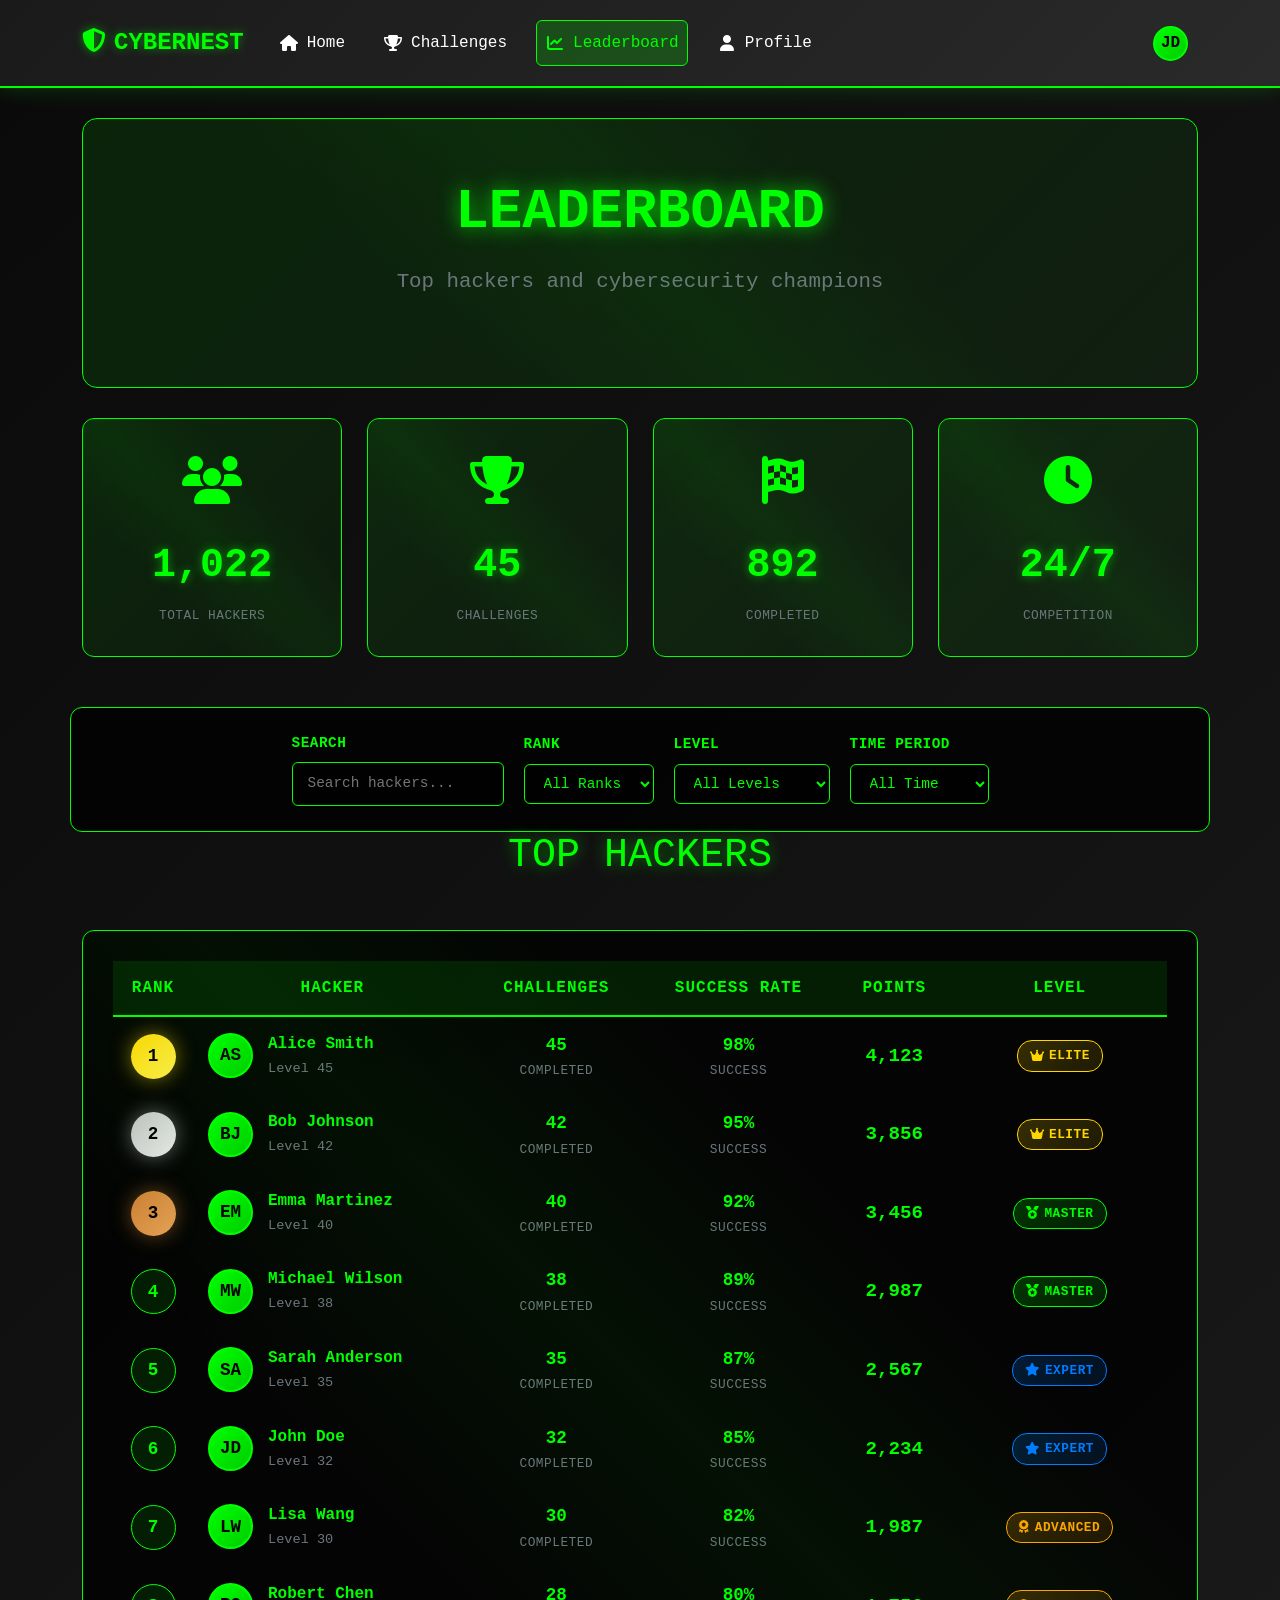
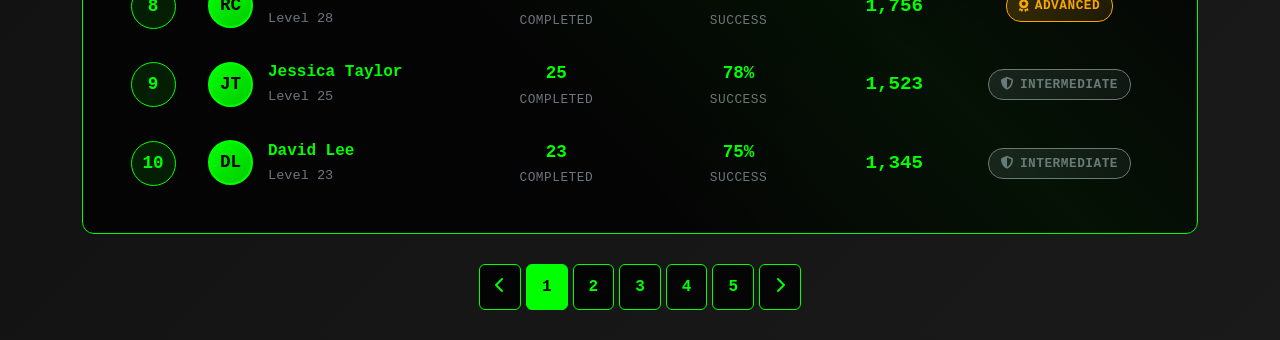
<file: views/users/leaderboard.html>
<!DOCTYPE html>
<html lang="en">
<head>
    <meta charset="UTF-8">
    <meta name="viewport" content="width=device-width, initial-scale=1.0">
    <title>CyberNest - Leaderboard</title>
    <link href="https://cdn.jsdelivr.net/npm/bootstrap@5.3.0/dist/css/bootstrap.min.css" rel="stylesheet">
    <link rel="stylesheet" href="https://cdnjs.cloudflare.com/ajax/libs/font-awesome/6.4.0/css/all.min.css">
    <link rel="stylesheet" href="../../css/admin/dashboard.css">
    <style>
        body {
            background: linear-gradient(135deg, #0a0a0a 0%, #1a1a1a 100%);
            color: var(--light-text);
            font-family: 'Courier New', monospace;
            min-height: 100vh;
        }

        .hero-section {
            background: linear-gradient(135deg, rgba(0, 255, 0, 0.1) 0%, rgba(0, 255, 0, 0.05) 100%);
            border: 1px solid var(--primary-color);
            border-radius: 15px;
            padding: 60px 30px;
            margin: 30px 0;
            text-align: center;
            position: relative;
            overflow: hidden;
        }

        .hero-section::before {
            content: '';
            position: absolute;
            top: 0;
            left: 0;
            right: 0;
            bottom: 0;
            background: linear-gradient(45deg, transparent 30%, rgba(0, 255, 0, 0.05) 50%, transparent 70%);
            animation: hero-scan 4s linear infinite;
            pointer-events: none;
        }

        @keyframes hero-scan {
            0% { transform: translateX(-100%); }
            100% { transform: translateX(100%); }
        }

        .hero-title {
            font-size: 3.5rem;
            font-weight: bold;
            color: var(--primary-color);
            text-shadow: 0 0 20px rgba(0, 255, 0, 0.8);
            margin-bottom: 20px;
            animation: glow 2s ease-in-out infinite alternate;
        }

        @keyframes glow {
            from { text-shadow: 0 0 20px rgba(0, 255, 0, 0.8); }
            to { text-shadow: 0 0 30px rgba(0, 255, 0, 1), 0 0 40px rgba(0, 255, 0, 0.6); }
        }

        .hero-subtitle {
            font-size: 1.3rem;
            color: var(--muted-text);
            margin-bottom: 30px;
        }

        .stats-grid {
            display: grid;
            grid-template-columns: repeat(auto-fit, minmax(200px, 1fr));
            gap: 25px;
            margin: 30px 0;
            justify-content: center;
            text-align: center;
        }

        .stat-card {
            background: linear-gradient(135deg, rgba(0, 255, 0, 0.1) 0%, rgba(0, 255, 0, 0.05) 100%);
            border: 1px solid var(--primary-color);
            border-radius: 12px;
            padding: 30px 20px;
            text-align: center;
            transition: all 0.3s ease;
            position: relative;
            overflow: hidden;
        }

        .stat-card::before {
            content: '';
            position: absolute;
            top: 0;
            left: 0;
            right: 0;
            bottom: 0;
            background: linear-gradient(45deg, transparent 30%, rgba(0, 255, 0, 0.05) 50%, transparent 70%);
            animation: card-scan 3s linear infinite;
            pointer-events: none;
        }

        @keyframes card-scan {
            0% { transform: translateX(-100%); }
            100% { transform: translateX(100%); }
        }

        .stat-card:hover {
            transform: translateY(-5px);
            box-shadow: 0 15px 40px rgba(0, 255, 0, 0.4);
            border-color: var(--secondary-color);
        }

        .stat-icon {
            font-size: 3rem;
            color: var(--primary-color);
            margin-bottom: 15px;
        }

        .stat-number {
            font-size: 2.5rem;
            font-weight: bold;
            color: var(--primary-color);
            text-shadow: 0 0 10px rgba(0, 255, 0, 0.5);
            margin-bottom: 10px;
        }

        .stat-label {
            color: var(--muted-text);
            font-size: 1rem;
            text-transform: uppercase;
            letter-spacing: 1px;
        }

        .section-title {
            text-align: center;
            font-size: 2.5rem;
            color: var(--primary-color);
            text-shadow: 0 0 15px rgba(0, 255, 0, 0.5);
            margin-bottom: 50px;
        }

        .filter-section {
            background: rgba(0, 0, 0, 0.8);
            border: 1px solid var(--primary-color);
            border-radius: 12px;
            padding: 25px;
        }

        .filter-row {
            display: flex;
            gap: 20px;
            align-items: center;
            justify-content: center;
            flex-wrap: wrap;
        }

        .filter-group {
            display: flex;
            flex-direction: column;
            gap: 8px;
        }

        .filter-label {
            color: var(--primary-color);
            font-size: 0.9rem;
            font-weight: 600;
            text-transform: uppercase;
            letter-spacing: 0.5px;
        }

        .filter-select, .search-box {
            background: rgba(0, 0, 0, 0.8);
            border: 1px solid var(--primary-color);
            color: var(--primary-color);
            padding: 10px 15px;
            border-radius: 6px;
            font-size: 0.9rem;
            transition: all 0.3s ease;
        }

        .filter-select:focus, .search-box:focus {
            outline: none;
            box-shadow: 0 0 10px rgba(0, 255, 0, 0.3);
            border-color: var(--primary-color);
        }

        .search-box {
            width: 100%;
        }

        .leaderboard-container {
            background: rgba(0, 0, 0, 0.8);
            border: 1px solid var(--primary-color);
            border-radius: 12px;
            padding: 30px;
            margin: 30px 0;
            position: relative;
            overflow: hidden;
        }

        .leaderboard-container::before {
            content: '';
            position: absolute;
            top: 0;
            left: 0;
            right: 0;
            bottom: 0;
            background: linear-gradient(45deg, transparent 30%, rgba(0, 255, 0, 0.05) 50%, transparent 70%);
            animation: leaderboard-scan 4s linear infinite;
            pointer-events: none;
        }

        @keyframes leaderboard-scan {
            0% { transform: translateX(-100%); }
            100% { transform: translateX(100%); }
        }

        .leaderboard-table {
            width: 100%;
            border-collapse: separate;
            border-spacing: 0;
        }

        .leaderboard-table thead th {
            background: rgba(0, 255, 0, 0.1);
            color: var(--primary-color);
            font-weight: 600;
            text-transform: uppercase;
            letter-spacing: 1px;
            padding: 15px;
            border-bottom: 2px solid var(--primary-color);
            text-align: center;
        }

        .leaderboard-table tbody tr {
            transition: all 0.3s ease;
            border-bottom: 1px solid rgba(0, 255, 0, 0.1);
        }

        .leaderboard-table tbody tr:hover {
            background: rgba(0, 255, 0, 0.05);
            transform: translateX(5px);
        }

        .leaderboard-table tbody td {
            padding: 15px;
            vertical-align: middle;
        }

        .rank-cell {
            text-align: center;
            width: 80px;
        }

        .rank-badge {
            width: 45px;
            height: 45px;
            border-radius: 50%;
            display: inline-flex;
            align-items: center;
            justify-content: center;
            font-weight: bold;
            font-size: 1.1rem;
            margin: 0 auto;
        }

        .rank-1 {
            background: linear-gradient(135deg, #ffd700, #ffed4e);
            color: #000;
            box-shadow: 0 0 20px rgba(255, 215, 0, 0.5);
        }

        .rank-2 {
            background: linear-gradient(135deg, #c0c0c0, #e8e8e8);
            color: #000;
            box-shadow: 0 0 20px rgba(192, 192, 192, 0.5);
        }

        .rank-3 {
            background: linear-gradient(135deg, #cd7f32, #e6a157);
            color: #000;
            box-shadow: 0 0 20px rgba(205, 127, 50, 0.5);
        }

        .rank-other {
            background: rgba(0, 255, 0, 0.1);
            border: 1px solid var(--primary-color);
            color: var(--primary-color);
        }

        .user-cell {
            display: flex;
            align-items: center;
            gap: 15px;
        }

        .user-avatar {
            width: 45px;
            height: 45px;
            border-radius: 50%;
            background: linear-gradient(135deg, var(--primary-color), var(--secondary-color));
            display: flex;
            align-items: center;
            justify-content: center;
            color: var(--darker-bg);
            font-weight: bold;
            font-size: 1.1rem;
            border: 2px solid var(--primary-color);
            flex-shrink: 0;
        }

        .user-info {
            flex: 1;
        }

        .user-name {
            color: var(--primary-color);
            font-weight: 600;
            font-size: 1rem;
            margin-bottom: 3px;
        }

        .user-level {
            color: var(--muted-text);
            font-size: 0.85rem;
        }

        .stats-cell {
            text-align: center;
        }

        .stat-value {
            color: var(--primary-color);
            font-weight: bold;
            font-size: 1.1rem;
            margin-bottom: 3px;
        }

        .stat-label {
            color: var(--muted-text);
            font-size: 0.8rem;
            text-transform: uppercase;
            letter-spacing: 0.5px;
        }

        .points-cell {
            text-align: center;
            font-weight: bold;
            color: var(--primary-color);
            font-size: 1.2rem;
        }

        .badge-cell {
            text-align: center;
        }

        .achievement-badge {
            display: inline-flex;
            align-items: center;
            gap: 5px;
            padding: 5px 12px;
            border-radius: 15px;
            font-size: 0.8rem;
            font-weight: 600;
            text-transform: uppercase;
            letter-spacing: 0.5px;
        }

        .badge-elite {
            background: linear-gradient(135deg, rgba(255, 215, 0, 0.2), rgba(255, 215, 0, 0.1));
            color: #ffd700;
            border: 1px solid #ffd700;
        }

        .badge-master {
            background: linear-gradient(135deg, rgba(0, 255, 0, 0.2), rgba(0, 255, 0, 0.1));
            color: var(--primary-color);
            border: 1px solid var(--primary-color);
        }

        .badge-expert {
            background: linear-gradient(135deg, rgba(0, 123, 255, 0.2), rgba(0, 123, 255, 0.1));
            color: #007bff;
            border: 1px solid #007bff;
        }

        .badge-advanced {
            background: linear-gradient(135deg, rgba(255, 165, 0, 0.2), rgba(255, 165, 0, 0.1));
            color: #ffa500;
            border: 1px solid #ffa500;
        }

        .badge-intermediate {
            background: linear-gradient(135deg, rgba(108, 117, 125, 0.2), rgba(108, 117, 125, 0.1));
            color: #6c757d;
            border: 1px solid #6c757d;
        }

        .badge-beginner {
            background: linear-gradient(135deg, rgba(40, 167, 69, 0.2), rgba(40, 167, 69, 0.1));
            color: #28a745;
            border: 1px solid #28a745;
        }

        .navbar-custom {
            background: linear-gradient(135deg, #1a1a1a 0%, #2a2a2a 100%);
            border-bottom: 2px solid var(--primary-color);
            padding: 15px 0;
            box-shadow: 0 0 20px rgba(0, 255, 0, 0.2);
        }

        .navbar-brand {
            color: var(--primary-color) !important;
            font-size: 1.5rem;
            font-weight: bold;
            text-shadow: 0 0 10px rgba(0, 255, 0, 0.5);
        }

        .nav-link-custom {
            color: var(--light-text) !important;
            padding: 10px 20px;
            border-radius: 6px;
            transition: all 0.3s ease;
            border: 1px solid transparent;
        }

        .nav-link-custom:hover {
            background: rgba(0, 255, 0, 0.1);
            border-color: var(--primary-color);
            color: var(--primary-color) !important;
            transform: translateY(-2px);
        }

        .nav-link-custom.active {
            background: rgba(0, 255, 0, 0.2);
            border-color: var(--primary-color);
            color: var(--primary-color) !important;
        }

        .user-dropdown {
            position: relative;
        }

        .user-avatar-nav {
            width: 35px;
            height: 35px;
            border-radius: 50%;
            background: linear-gradient(135deg, var(--primary-color), var(--secondary-color));
            display: flex;
            align-items: center;
            justify-content: center;
            color: var(--darker-bg);
            font-weight: bold;
            border: 2px solid var(--primary-color);
            cursor: pointer;
            transition: all 0.3s ease;
        }

        .user-avatar-nav:hover {
            transform: scale(1.1);
            box-shadow: 0 0 15px rgba(0, 255, 0, 0.5);
        }

        .pagination-container {
            display: flex;
            justify-content: center;
            margin: 30px 0;
        }

        .pagination-custom {
            display: flex;
            gap: 5px;
        }

        .page-btn {
            padding: 10px 15px;
            background: rgba(0, 0, 0, 0.8);
            border: 1px solid var(--primary-color);
            color: var(--primary-color);
            border-radius: 6px;
            cursor: pointer;
            transition: all 0.3s ease;
            font-weight: 600;
        }

        .page-btn:hover {
            background: rgba(0, 255, 0, 0.2);
            transform: translateY(-2px);
        }

        .page-btn.active {
            background: var(--primary-color);
            color: var(--darker-bg);
        }

        @media (max-width: 768px) {
            .hero-title {
                font-size: 2.5rem;
            }
            
            .hero-subtitle {
                font-size: 1.1rem;
            }
            
            .stats-grid {
                grid-template-columns: repeat(2, 1fr);
            }
            
            .filter-row {
                flex-direction: column;
                align-items: stretch;
            }
            
            .search-box {
                width: 100%;
            }
            
            .leaderboard-table {
                font-size: 0.9rem;
            }
            
            .leaderboard-table thead th,
            .leaderboard-table tbody td {
                padding: 10px 5px;
            }
            
            .user-cell {
                flex-direction: column;
                text-align: center;
                gap: 10px;
            }
            
            .rank-badge {
                width: 35px;
                height: 35px;
                font-size: 0.9rem;
            }
            
            .user-avatar {
                width: 35px;
                height: 35px;
                font-size: 0.9rem;
            }
        }
    </style>
</head>
<body>
    <!-- Navigation -->
    <nav class="navbar navbar-expand-lg navbar-custom">
        <div class="container">
            <a class="navbar-brand" href="home.html">
                <i class="fas fa-shield-alt me-2"></i>CYBERNEST
            </a>
            <button class="navbar-toggler" type="button" data-bs-toggle="collapse" data-bs-target="#navbarNav">
                <span class="navbar-toggler-icon" style="filter: invert(1);"></span>
            </button>
            <div class="collapse navbar-collapse" id="navbarNav">
                <ul class="navbar-nav me-auto">
                    <li class="nav-item">
                        <a class="nav-link nav-link-custom" href="home.html">
                            <i class="fas fa-home me-2"></i>Home
                        </a>
                    </li>
                    <li class="nav-item">
                        <a class="nav-link nav-link-custom" href="challenges.html">
                            <i class="fas fa-trophy me-2"></i>Challenges
                        </a>
                    </li>
                    <li class="nav-item">
                        <a class="nav-link nav-link-custom active" href="leaderboard.html">
                            <i class="fas fa-chart-line me-2"></i>Leaderboard
                        </a>
                    </li>
                    <li class="nav-item">
                        <a class="nav-link nav-link-custom" href="profile.html">
                            <i class="fas fa-user me-2"></i>Profile
                        </a>
                    </li>
                </ul>
                <div class="navbar-nav">
                    <div class="nav-item dropdown user-dropdown">
                        <div class="user-avatar-nav" data-bs-toggle="dropdown">
                            JD
                        </div>
                        <ul class="dropdown-menu dropdown-menu-dark dropdown-menu-end">
                            <li><a class="dropdown-item" href="profile.html"><i class="fas fa-user me-2"></i>Profile</a></li>
                            <li><a class="dropdown-item" href="settings.html"><i class="fas fa-cog me-2"></i>Settings</a></li>
                            <li><hr class="dropdown-divider"></li>
                            <li><a class="dropdown-item" href="../index.html"><i class="fas fa-sign-out-alt me-2"></i>Logout</a></li>
                        </ul>
                    </div>
                </div>
            </div>
        </div>
    </nav>

    <!-- Hero Section -->
    <section class="container">
        <div class="hero-section">
            <h1 class="hero-title">LEADERBOARD</h1>
            <p class="hero-subtitle">Top hackers and cybersecurity champions</p>
        </div>
    </section>

    <!-- Stats Section -->
    <section class="stats-section container">
        <div class="stats-grid">
            <div class="stat-card">
                <div class="stat-icon">
                    <i class="fas fa-users"></i>
                </div>
                <div class="stat-number">1,247</div>
                <div class="stat-label">Total Hackers</div>
            </div>
            <div class="stat-card">
                <div class="stat-icon">
                    <i class="fas fa-trophy"></i>
                </div>
                <div class="stat-number">45</div>
                <div class="stat-label">Challenges</div>
            </div>
            <div class="stat-card">
                <div class="stat-icon">
                    <i class="fas fa-flag-checkered"></i>
                </div>
                <div class="stat-number">892</div>
                <div class="stat-label">Completed</div>
            </div>
            <div class="stat-card">
                <div class="stat-icon">
                    <i class="fas fa-clock"></i>
                </div>
                <div class="stat-number">24/7</div>
                <div class="stat-label">Competition</div>
            </div>
        </div>
    </section>

    <!-- Filter Section -->
    <section class="filter-section container">
        <div class="filter-row">
            <div class="filter-group">
                <label class="filter-label">Search</label>
                <input type="text" class="search-box" id="searchInput" placeholder="Search hackers...">
            </div>
            <div class="filter-group">
                <label class="filter-label">Rank</label>
                <select class="filter-select" id="rankFilter">
                    <option value="all">All Ranks</option>
                    <option value="1-10">Top 10</option>
                    <option value="1-25">Top 25</option>
                    <option value="1-50">Top 50</option>
                    <option value="1-100">Top 100</option>
                </select>
            </div>
            <div class="filter-group">
                <label class="filter-label">Level</label>
                <select class="filter-select" id="levelFilter">
                    <option value="all">All Levels</option>
                    <option value="elite">Elite</option>
                    <option value="master">Master</option>
                    <option value="expert">Expert</option>
                    <option value="advanced">Advanced</option>
                    <option value="intermediate">Intermediate</option>
                    <option value="beginner">Beginner</option>
                </select>
            </div>
            <div class="filter-group">
                <label class="filter-label">Time Period</label>
                <select class="filter-select" id="timeFilter">
                    <option value="all">All Time</option>
                    <option value="today">Today</option>
                    <option value="week">This Week</option>
                    <option value="month">This Month</option>
                    <option value="year">This Year</option>
                </select>
            </div>
        </div>
    </section>

    <!-- Leaderboard Section -->
    <section class="leaderboard-section container">
        <h2 class="section-title">TOP HACKERS</h2>
        
        <div class="leaderboard-container">
            <table class="leaderboard-table">
                <thead>
                    <tr>
                        <th>Rank</th>
                        <th>Hacker</th>
                        <th>Challenges</th>
                        <th>Success Rate</th>
                        <th>Points</th>
                        <th>Level</th>
                    </tr>
                </thead>
                <tbody>
                    <tr>
                        <td class="rank-cell">
                            <div class="rank-badge rank-1">1</div>
                        </td>
                        <td class="user-cell">
                            <div class="user-avatar">AS</div>
                            <div class="user-info">
                                <div class="user-name">Alice Smith</div>
                                <div class="user-level">Level 45</div>
                            </div>
                        </td>
                        <td class="stats-cell">
                            <div class="stat-value">45</div>
                            <div class="stat-label">Completed</div>
                        </td>
                        <td class="stats-cell">
                            <div class="stat-value">98%</div>
                            <div class="stat-label">Success</div>
                        </td>
                        <td class="points-cell">4,123</td>
                        <td class="badge-cell">
                            <span class="achievement-badge badge-elite">
                                <i class="fas fa-crown"></i> Elite
                            </span>
                        </td>
                    </tr>
                    <tr>
                        <td class="rank-cell">
                            <div class="rank-badge rank-2">2</div>
                        </td>
                        <td class="user-cell">
                            <div class="user-avatar">BJ</div>
                            <div class="user-info">
                                <div class="user-name">Bob Johnson</div>
                                <div class="user-level">Level 42</div>
                            </div>
                        </td>
                        <td class="stats-cell">
                            <div class="stat-value">42</div>
                            <div class="stat-label">Completed</div>
                        </td>
                        <td class="stats-cell">
                            <div class="stat-value">95%</div>
                            <div class="stat-label">Success</div>
                        </td>
                        <td class="points-cell">3,856</td>
                        <td class="badge-cell">
                            <span class="achievement-badge badge-elite">
                                <i class="fas fa-crown"></i> Elite
                            </span>
                        </td>
                    </tr>
                    <tr>
                        <td class="rank-cell">
                            <div class="rank-badge rank-3">3</div>
                        </td>
                        <td class="user-cell">
                            <div class="user-avatar">EM</div>
                            <div class="user-info">
                                <div class="user-name">Emma Martinez</div>
                                <div class="user-level">Level 40</div>
                            </div>
                        </td>
                        <td class="stats-cell">
                            <div class="stat-value">40</div>
                            <div class="stat-label">Completed</div>
                        </td>
                        <td class="stats-cell">
                            <div class="stat-value">92%</div>
                            <div class="stat-label">Success</div>
                        </td>
                        <td class="points-cell">3,456</td>
                        <td class="badge-cell">
                            <span class="achievement-badge badge-master">
                                <i class="fas fa-medal"></i> Master
                            </span>
                        </td>
                    </tr>
                    <tr>
                        <td class="rank-cell">
                            <div class="rank-badge rank-other">4</div>
                        </td>
                        <td class="user-cell">
                            <div class="user-avatar">MW</div>
                            <div class="user-info">
                                <div class="user-name">Michael Wilson</div>
                                <div class="user-level">Level 38</div>
                            </div>
                        </td>
                        <td class="stats-cell">
                            <div class="stat-value">38</div>
                            <div class="stat-label">Completed</div>
                        </td>
                        <td class="stats-cell">
                            <div class="stat-value">89%</div>
                            <div class="stat-label">Success</div>
                        </td>
                        <td class="points-cell">2,987</td>
                        <td class="badge-cell">
                            <span class="achievement-badge badge-master">
                                <i class="fas fa-medal"></i> Master
                            </span>
                        </td>
                    </tr>
                    <tr>
                        <td class="rank-cell">
                            <div class="rank-badge rank-other">5</div>
                        </td>
                        <td class="user-cell">
                            <div class="user-avatar">SA</div>
                            <div class="user-info">
                                <div class="user-name">Sarah Anderson</div>
                                <div class="user-level">Level 35</div>
                            </div>
                        </td>
                        <td class="stats-cell">
                            <div class="stat-value">35</div>
                            <div class="stat-label">Completed</div>
                        </td>
                        <td class="stats-cell">
                            <div class="stat-value">87%</div>
                            <div class="stat-label">Success</div>
                        </td>
                        <td class="points-cell">2,567</td>
                        <td class="badge-cell">
                            <span class="achievement-badge badge-expert">
                                <i class="fas fa-star"></i> Expert
                            </span>
                        </td>
                    </tr>
                    <tr>
                        <td class="rank-cell">
                            <div class="rank-badge rank-other">6</div>
                        </td>
                        <td class="user-cell">
                            <div class="user-avatar">JD</div>
                            <div class="user-info">
                                <div class="user-name">John Doe</div>
                                <div class="user-level">Level 32</div>
                            </div>
                        </td>
                        <td class="stats-cell">
                            <div class="stat-value">32</div>
                            <div class="stat-label">Completed</div>
                        </td>
                        <td class="stats-cell">
                            <div class="stat-value">85%</div>
                            <div class="stat-label">Success</div>
                        </td>
                        <td class="points-cell">2,234</td>
                        <td class="badge-cell">
                            <span class="achievement-badge badge-expert">
                                <i class="fas fa-star"></i> Expert
                            </span>
                        </td>
                    </tr>
                    <tr>
                        <td class="rank-cell">
                            <div class="rank-badge rank-other">7</div>
                        </td>
                        <td class="user-cell">
                            <div class="user-avatar">LW</div>
                            <div class="user-info">
                                <div class="user-name">Lisa Wang</div>
                                <div class="user-level">Level 30</div>
                            </div>
                        </td>
                        <td class="stats-cell">
                            <div class="stat-value">30</div>
                            <div class="stat-label">Completed</div>
                        </td>
                        <td class="stats-cell">
                            <div class="stat-value">82%</div>
                            <div class="stat-label">Success</div>
                        </td>
                        <td class="points-cell">1,987</td>
                        <td class="badge-cell">
                            <span class="achievement-badge badge-advanced">
                                <i class="fas fa-award"></i> Advanced
                            </span>
                        </td>
                    </tr>
                    <tr>
                        <td class="rank-cell">
                            <div class="rank-badge rank-other">8</div>
                        </td>
                        <td class="user-cell">
                            <div class="user-avatar">RC</div>
                            <div class="user-info">
                                <div class="user-name">Robert Chen</div>
                                <div class="user-level">Level 28</div>
                            </div>
                        </td>
                        <td class="stats-cell">
                            <div class="stat-value">28</div>
                            <div class="stat-label">Completed</div>
                        </td>
                        <td class="stats-cell">
                            <div class="stat-value">80%</div>
                            <div class="stat-label">Success</div>
                        </td>
                        <td class="points-cell">1,756</td>
                        <td class="badge-cell">
                            <span class="achievement-badge badge-advanced">
                                <i class="fas fa-award"></i> Advanced
                            </span>
                        </td>
                    </tr>
                    <tr>
                        <td class="rank-cell">
                            <div class="rank-badge rank-other">9</div>
                        </td>
                        <td class="user-cell">
                            <div class="user-avatar">JT</div>
                            <div class="user-info">
                                <div class="user-name">Jessica Taylor</div>
                                <div class="user-level">Level 25</div>
                            </div>
                        </td>
                        <td class="stats-cell">
                            <div class="stat-value">25</div>
                            <div class="stat-label">Completed</div>
                        </td>
                        <td class="stats-cell">
                            <div class="stat-value">78%</div>
                            <div class="stat-label">Success</div>
                        </td>
                        <td class="points-cell">1,523</td>
                        <td class="badge-cell">
                            <span class="achievement-badge badge-intermediate">
                                <i class="fas fa-shield-alt"></i> Intermediate
                            </span>
                        </td>
                    </tr>
                    <tr>
                        <td class="rank-cell">
                            <div class="rank-badge rank-other">10</div>
                        </td>
                        <td class="user-cell">
                            <div class="user-avatar">DL</div>
                            <div class="user-info">
                                <div class="user-name">David Lee</div>
                                <div class="user-level">Level 23</div>
                            </div>
                        </td>
                        <td class="stats-cell">
                            <div class="stat-value">23</div>
                            <div class="stat-label">Completed</div>
                        </td>
                        <td class="stats-cell">
                            <div class="stat-value">75%</div>
                            <div class="stat-label">Success</div>
                        </td>
                        <td class="points-cell">1,345</td>
                        <td class="badge-cell">
                            <span class="achievement-badge badge-intermediate">
                                <i class="fas fa-shield-alt"></i> Intermediate
                            </span>
                        </td>
                    </tr>
                </tbody>
            </table>
        </div>

        <!-- Pagination -->
        <div class="pagination-container">
            <div class="pagination-custom">
                <button class="page-btn" onclick="changePage('prev')">
                    <i class="fas fa-chevron-left"></i>
                </button>
                <button class="page-btn active" onclick="changePage(1)">1</button>
                <button class="page-btn" onclick="changePage(2)">2</button>
                <button class="page-btn" onclick="changePage(3)">3</button>
                <button class="page-btn" onclick="changePage(4)">4</button>
                <button class="page-btn" onclick="changePage(5)">5</button>
                <button class="page-btn" onclick="changePage('next')">
                    <i class="fas fa-chevron-right"></i>
                </button>
            </div>
        </div>
    </section>

    <script src="https://cdn.jsdelivr.net/npm/bootstrap@5.3.0/dist/js/bootstrap.bundle.min.js"></script>
    <script>
        // Leaderboard functionality
        document.addEventListener('DOMContentLoaded', function() {
            // Search functionality
            const searchInput = document.getElementById('searchInput');
            if (searchInput) {
                searchInput.addEventListener('input', function() {
                    const searchTerm = this.value.toLowerCase();
                    const rows = document.querySelectorAll('.leaderboard-table tbody tr');
                    
                    rows.forEach(row => {
                        const userName = row.querySelector('.user-name').textContent.toLowerCase();
                        if (userName.includes(searchTerm)) {
                            row.style.display = '';
                        } else {
                            row.style.display = 'none';
                        }
                    });
                });
            }

            // Filter functionality
            const rankFilter = document.getElementById('rankFilter');
            const levelFilter = document.getElementById('levelFilter');
            const timeFilter = document.getElementById('timeFilter');
            
            function applyFilters() {
                const rank = rankFilter.value;
                const level = levelFilter.value;
                const time = timeFilter.value;
                const rows = document.querySelectorAll('.leaderboard-table tbody tr');
                
                rows.forEach(row => {
                    let show = true;
                    
                    // Apply rank filter
                    if (rank !== 'all') {
                        const rankNum = parseInt(row.querySelector('.rank-badge').textContent);
                        if (rank === '1-10' && rankNum > 10) show = false;
                        if (rank === '1-25' && rankNum > 25) show = false;
                        if (rank === '1-50' && rankNum > 50) show = false;
                        if (rank === '1-100' && rankNum > 100) show = false;
                    }
                    
                    // Apply level filter
                    if (level !== 'all') {
                        const badge = row.querySelector('.achievement-badge');
                        if (!badge || !badge.textContent.toLowerCase().includes(level)) {
                            show = false;
                        }
                    }
                    
                    row.style.display = show ? '' : 'none';
                });
            }
            
            if (rankFilter) rankFilter.addEventListener('change', applyFilters);
            if (levelFilter) levelFilter.addEventListener('change', applyFilters);
            if (timeFilter) timeFilter.addEventListener('change', applyFilters);

            // Animate stats on scroll
            const observerOptions = {
                threshold: 0.5,
                rootMargin: '0px'
            };

            const observer = new IntersectionObserver((entries) => {
                entries.forEach(entry => {
                    if (entry.isIntersecting) {
                        animateStats();
                        observer.unobserve(entry.target);
                    }
                });
            }, observerOptions);

            const statsSection = document.querySelector('.stats-section');
            if (statsSection) {
                observer.observe(statsSection);
            }

            function animateStats() {
                const statNumbers = document.querySelectorAll('.stat-number');
                statNumbers.forEach(stat => {
                    const target = stat.textContent;
                    if (target.includes(',')) {
                        const num = parseInt(target.replace(',', ''));
                        let current = 0;
                        const increment = num / 50;
                        const timer = setInterval(() => {
                            current += increment;
                            if (current >= num) {
                                current = num;
                                clearInterval(timer);
                            }
                            stat.textContent = Math.floor(current).toLocaleString();
                        }, 30);
                    }
                });
            }

            // Add hover effects to table rows
            const tableRows = document.querySelectorAll('.leaderboard-table tbody tr');
            tableRows.forEach(row => {
                row.addEventListener('mouseenter', function() {
                    this.style.transform = 'translateX(10px) scale(1.02)';
                });
                
                row.addEventListener('mouseleave', function() {
                    this.style.transform = 'translateX(0) scale(1)';
                });
            });

            // Simulate real-time updates
            setInterval(() => {
                const pointsCells = document.querySelectorAll('.points-cell');
                pointsCells.forEach((cell, index) => {
                    if (index < 3) { // Only update top 3
                        const currentPoints = parseInt(cell.textContent.replace(',', ''));
                        const change = Math.floor(Math.random() * 10) - 5;
                        const newPoints = Math.max(0, currentPoints + change);
                        cell.textContent = newPoints.toLocaleString();
                    }
                });
            }, 30000); // Update every 30 seconds
        });

        // Pagination functionality
        window.changePage = function(page) {
            console.log('Changing to page:', page);
            const buttons = document.querySelectorAll('.page-btn');
            buttons.forEach(btn => btn.classList.remove('active'));
            
            if (page === 'prev' || page === 'next') {
                // Handle prev/next navigation
                const activeBtn = document.querySelector('.page-btn.active');
                const currentPage = parseInt(activeBtn.textContent);
                const newPage = page === 'prev' ? Math.max(1, currentPage - 1) : Math.min(5, currentPage + 1);
                buttons[newPage].classList.add('active');
            } else {
                buttons[page].classList.add('active');
            }
        };
    </script>
</body>
</html>
</file>
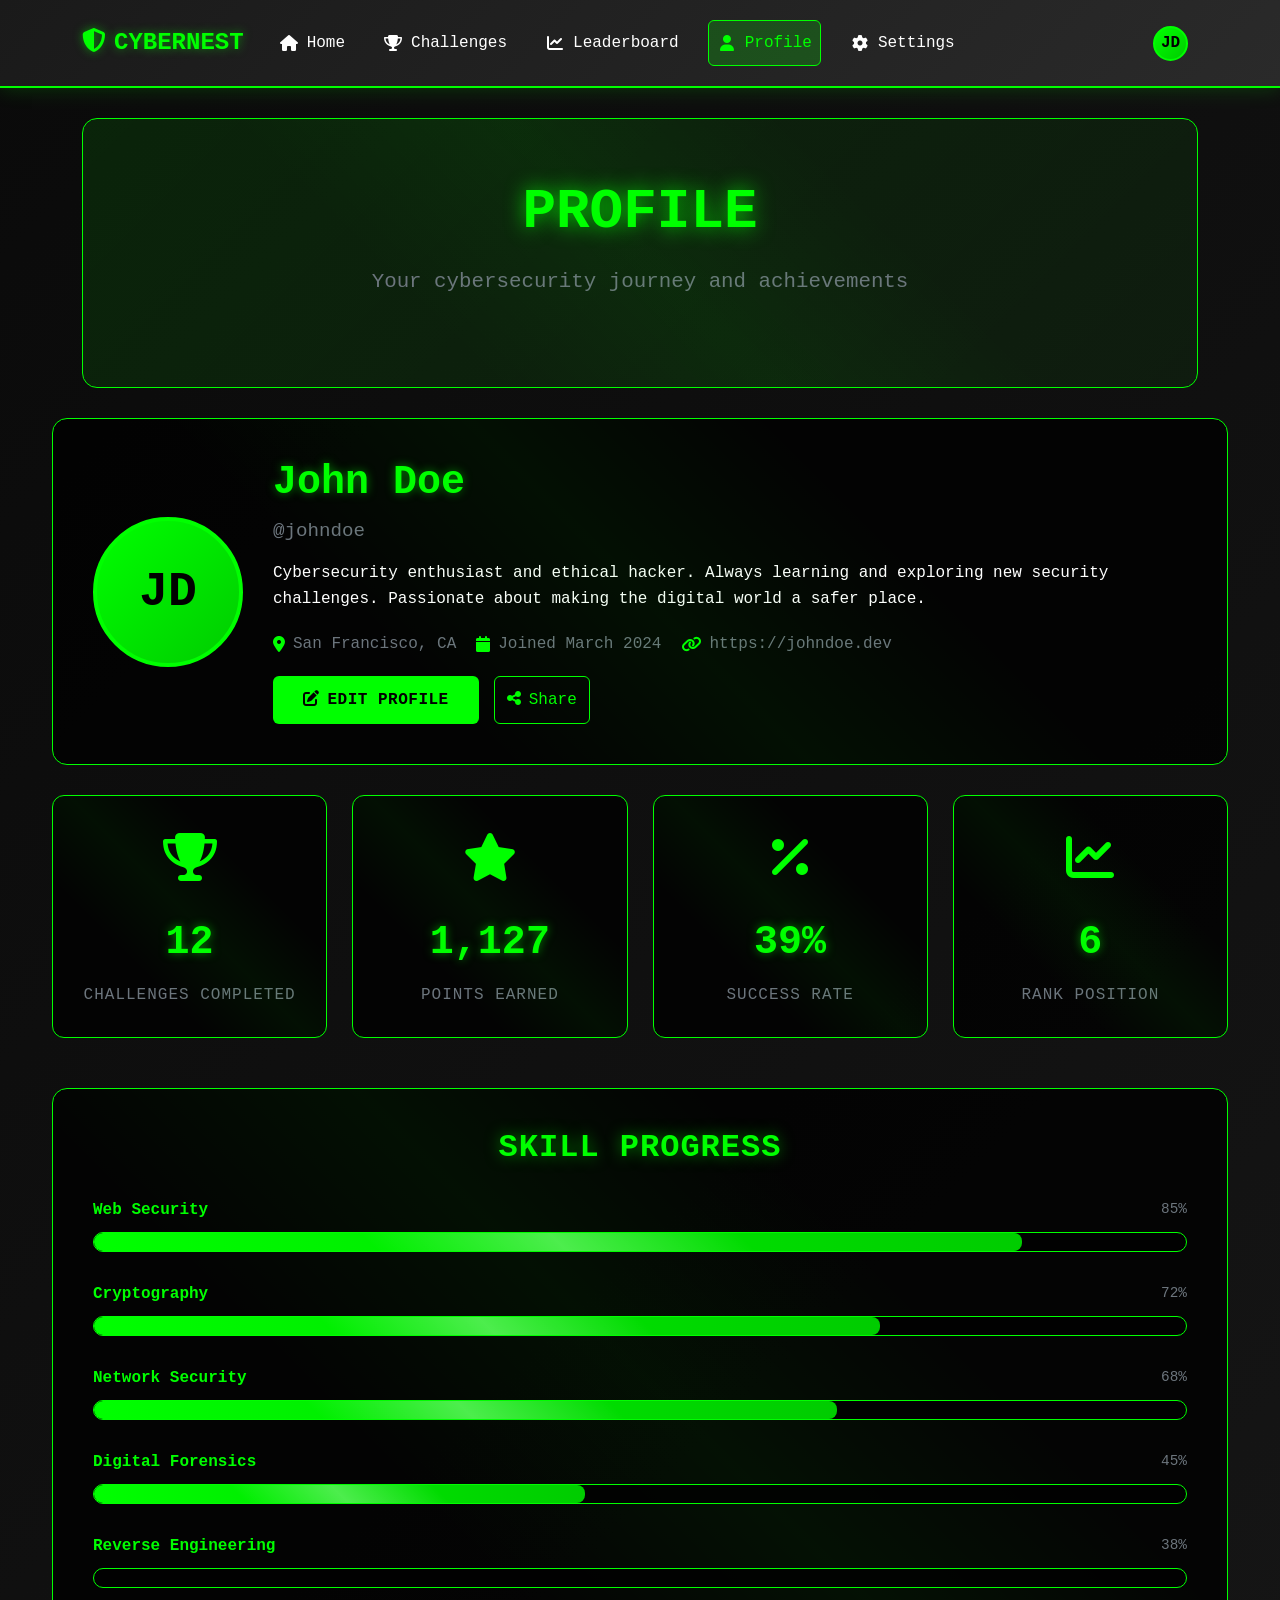
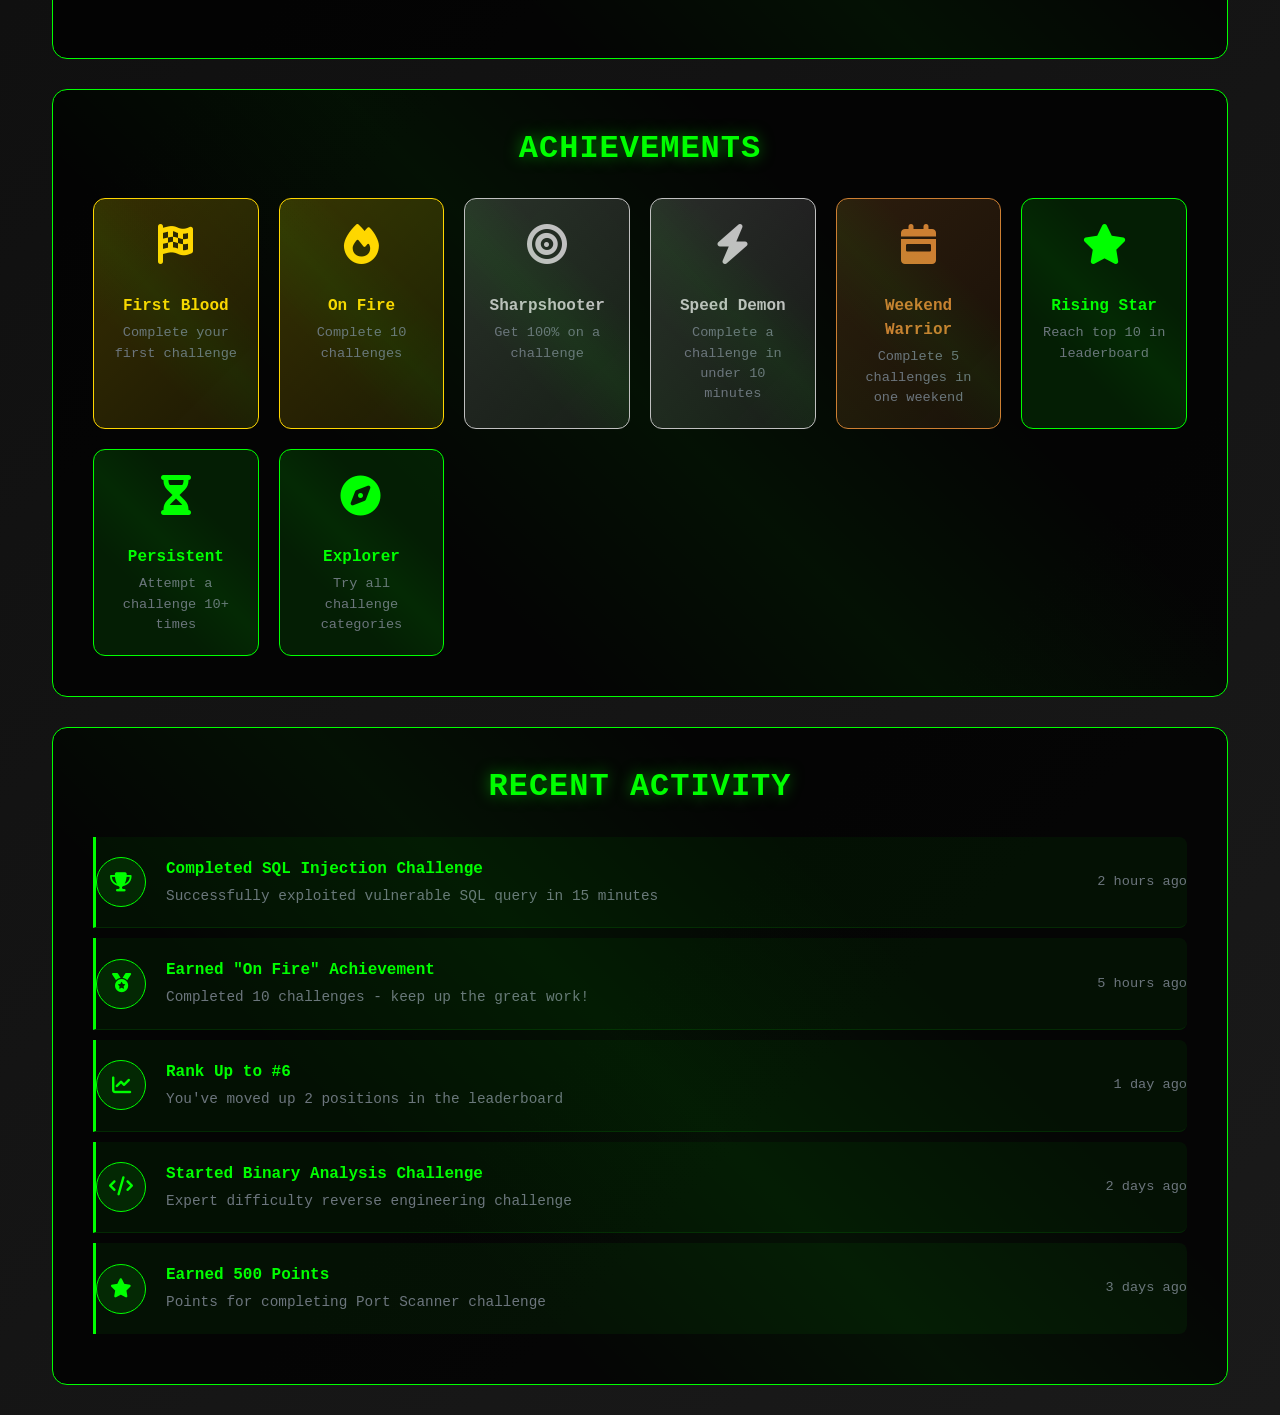
<file: views/users/profile.html>
<!DOCTYPE html>
<html lang="en">
<head>
    <meta charset="UTF-8">
    <meta name="viewport" content="width=device-width, initial-scale=1.0">
    <title>CyberNest - Profile</title>
    <link href="https://cdn.jsdelivr.net/npm/bootstrap@5.3.0/dist/css/bootstrap.min.css" rel="stylesheet">
    <link rel="stylesheet" href="https://cdnjs.cloudflare.com/ajax/libs/font-awesome/6.4.0/css/all.min.css">
    <link rel="stylesheet" href="../../css/admin/dashboard.css">
    <style>
        body {
            background: linear-gradient(135deg, #0a0a0a 0%, #1a1a1a 100%);
            color: var(--light-text);
            font-family: 'Courier New', monospace;
            min-height: 100vh;
        }

        .hero-section {
            background: linear-gradient(135deg, rgba(0, 255, 0, 0.1) 0%, rgba(0, 255, 0, 0.05) 100%);
            border: 1px solid var(--primary-color);
            border-radius: 15px;
            padding: 60px 30px;
            margin: 30px 0;
            text-align: center;
            position: relative;
            overflow: hidden;
        }

        .hero-section::before {
            content: '';
            position: absolute;
            top: 0;
            left: 0;
            right: 0;
            bottom: 0;
            background: linear-gradient(45deg, transparent 30%, rgba(0, 255, 0, 0.05) 50%, transparent 70%);
            animation: hero-scan 4s linear infinite;
            pointer-events: none;
        }

        @keyframes hero-scan {
            0% { transform: translateX(-100%); }
            100% { transform: translateX(100%); }
        }

        .hero-title {
            font-size: 3.5rem;
            font-weight: bold;
            color: var(--primary-color);
            text-shadow: 0 0 20px rgba(0, 255, 0, 0.8);
            margin-bottom: 20px;
            animation: glow 2s ease-in-out infinite alternate;
        }

        @keyframes glow {
            from { text-shadow: 0 0 20px rgba(0, 255, 0, 0.8); }
            to { text-shadow: 0 0 30px rgba(0, 255, 0, 1), 0 0 40px rgba(0, 255, 0, 0.6); }
        }

        .hero-subtitle {
            font-size: 1.3rem;
            color: var(--muted-text);
            margin-bottom: 30px;
        }

        .profile-container {
            max-width: 1200px;
            margin: 0 auto;
        }

        .profile-header {
            background: rgba(0, 0, 0, 0.8);
            border: 1px solid var(--primary-color);
            border-radius: 15px;
            padding: 40px;
            margin-bottom: 30px;
            position: relative;
            overflow: hidden;
        }

        .profile-header::before {
            content: '';
            position: absolute;
            top: 0;
            left: 0;
            right: 0;
            bottom: 0;
            background: linear-gradient(45deg, transparent 30%, rgba(0, 255, 0, 0.05) 50%, transparent 70%);
            animation: header-scan 4s linear infinite;
            pointer-events: none;
        }

        @keyframes header-scan {
            0% { transform: translateX(-100%); }
            100% { transform: translateX(100%); }
        }

        .profile-info {
            display: flex;
            align-items: center;
            gap: 30px;
            flex-wrap: wrap;
        }

        .profile-avatar {
            width: 150px;
            height: 150px;
            border-radius: 50%;
            background: linear-gradient(135deg, var(--primary-color), var(--secondary-color));
            display: flex;
            align-items: center;
            justify-content: center;
            color: var(--darker-bg);
            font-size: 3rem;
            font-weight: bold;
            border: 4px solid var(--primary-color);
            position: relative;
            overflow: hidden;
            flex-shrink: 0;
        }

        .profile-avatar img {
            width: 100%;
            height: 100%;
            object-fit: cover;
            border-radius: 50%;
        }

        .profile-details {
            flex: 1;
        }

        .profile-name {
            font-size: 2.5rem;
            font-weight: bold;
            color: var(--primary-color);
            margin-bottom: 10px;
            text-shadow: 0 0 10px rgba(0, 255, 0, 0.5);
        }

        .profile-username {
            font-size: 1.2rem;
            color: var(--muted-text);
            margin-bottom: 15px;
        }

        .profile-bio {
            color: var(--light-text);
            line-height: 1.6;
            margin-bottom: 20px;
        }

        .profile-meta {
            display: flex;
            gap: 20px;
            flex-wrap: wrap;
        }

        .meta-item {
            display: flex;
            align-items: center;
            gap: 8px;
            color: var(--muted-text);
        }

        .meta-item i {
            color: var(--primary-color);
        }

        .profile-actions {
            display: flex;
            gap: 15px;
            margin-top: 20px;
            flex-wrap: wrap;
        }

        .btn-cyber {
            background: var(--primary-color);
            color: var(--darker-bg);
            border: none;
            padding: 12px 30px;
            border-radius: 6px;
            font-weight: 600;
            text-transform: uppercase;
            letter-spacing: 0.5px;
            cursor: pointer;
            transition: all 0.3s ease;
        }

        .btn-cyber:hover {
            background: var(--secondary-color);
            transform: translateY(-2px);
            box-shadow: 0 10px 30px rgba(0, 255, 0, 0.5);
        }

        .btn-cyber-secondary {
            background: transparent;
            color: var(--primary-color);
            border: 1px solid var(--primary-color);
        }

        .btn-cyber-secondary:hover {
            background: rgba(0, 255, 0, 0.1);
            transform: translateY(-2px);
        }

        .stats-grid {
            display: grid;
            grid-template-columns: repeat(auto-fit, minmax(200px, 1fr));
            gap: 25px;
            margin: 30px 0;
        }

        .stat-card {
            background: rgba(0, 0, 0, 0.8);
            border: 1px solid var(--primary-color);
            border-radius: 12px;
            padding: 30px 20px;
            text-align: center;
            transition: all 0.3s ease;
            position: relative;
            overflow: hidden;
        }

        .stat-card::before {
            content: '';
            position: absolute;
            top: 0;
            left: 0;
            right: 0;
            bottom: 0;
            background: linear-gradient(45deg, transparent 30%, rgba(0, 255, 0, 0.05) 50%, transparent 70%);
            animation: stat-scan 3s linear infinite;
            pointer-events: none;
        }

        @keyframes stat-scan {
            0% { transform: translateX(-100%); }
            100% { transform: translateX(100%); }
        }

        .stat-card:hover {
            transform: translateY(-5px);
            box-shadow: 0 15px 40px rgba(0, 255, 0, 0.4);
            border-color: var(--secondary-color);
        }

        .stat-icon {
            font-size: 3rem;
            color: var(--primary-color);
            margin-bottom: 15px;
        }

        .stat-number {
            font-size: 2.5rem;
            font-weight: bold;
            color: var(--primary-color);
            text-shadow: 0 0 10px rgba(0, 255, 0, 0.5);
            margin-bottom: 10px;
        }

        .stat-label {
            color: var(--muted-text);
            font-size: 1rem;
            text-transform: uppercase;
            letter-spacing: 1px;
        }

        .section-title {
            color: var(--primary-color);
            font-size: 2rem;
            font-weight: bold;
            margin-bottom: 30px;
            text-transform: uppercase;
            letter-spacing: 1px;
            text-align: center;
            text-shadow: 0 0 15px rgba(0, 255, 0, 0.5);
        }

        .achievements-section {
            background: rgba(0, 0, 0, 0.8);
            border: 1px solid var(--primary-color);
            border-radius: 15px;
            padding: 40px;
            margin-bottom: 30px;
            position: relative;
            overflow: hidden;
        }

        .achievements-section::before {
            content: '';
            position: absolute;
            top: 0;
            left: 0;
            right: 0;
            bottom: 0;
            background: linear-gradient(45deg, transparent 30%, rgba(0, 255, 0, 0.05) 50%, transparent 70%);
            animation: achievements-scan 4s linear infinite;
            pointer-events: none;
        }

        @keyframes achievements-scan {
            0% { transform: translateX(-100%); }
            100% { transform: translateX(100%); }
        }

        .achievements-grid {
            display: grid;
            grid-template-columns: repeat(auto-fit, minmax(150px, 1fr));
            gap: 20px;
            margin-top: 30px;
        }

        .achievement-badge {
            background: rgba(0, 255, 0, 0.1);
            border: 1px solid var(--primary-color);
            border-radius: 12px;
            padding: 20px;
            text-align: center;
            transition: all 0.3s ease;
            cursor: pointer;
            position: relative;
            overflow: hidden;
        }

        .achievement-badge::before {
            content: '';
            position: absolute;
            top: 0;
            left: 0;
            right: 0;
            bottom: 0;
            background: linear-gradient(45deg, transparent 30%, rgba(0, 255, 0, 0.05) 50%, transparent 70%);
            animation: badge-scan 3s linear infinite;
            pointer-events: none;
        }

        @keyframes badge-scan {
            0% { transform: translateX(-100%); }
            100% { transform: translateX(100%); }
        }

        .achievement-badge:hover {
            transform: translateY(-5px) scale(1.05);
            box-shadow: 0 15px 40px rgba(0, 255, 0, 0.4);
            border-color: var(--secondary-color);
        }

        .achievement-icon {
            font-size: 2.5rem;
            color: var(--primary-color);
            margin-bottom: 15px;
        }

        .achievement-name {
            color: var(--primary-color);
            font-weight: bold;
            margin-bottom: 5px;
        }

        .achievement-description {
            color: var(--muted-text);
            font-size: 0.85rem;
        }

        .achievement-badge.gold {
            background: linear-gradient(135deg, rgba(255, 215, 0, 0.2), rgba(255, 215, 0, 0.1));
            border-color: #ffd700;
        }

        .achievement-badge.gold .achievement-icon {
            color: #ffd700;
        }

        .achievement-badge.gold .achievement-name {
            color: #ffd700;
        }

        .achievement-badge.silver {
            background: linear-gradient(135deg, rgba(192, 192, 192, 0.2), rgba(192, 192, 192, 0.1));
            border-color: #c0c0c0;
        }

        .achievement-badge.silver .achievement-icon {
            color: #c0c0c0;
        }

        .achievement-badge.silver .achievement-name {
            color: #c0c0c0;
        }

        .achievement-badge.bronze {
            background: linear-gradient(135deg, rgba(205, 127, 50, 0.2), rgba(205, 127, 50, 0.1));
            border-color: #cd7f32;
        }

        .achievement-badge.bronze .achievement-icon {
            color: #cd7f32;
        }

        .achievement-badge.bronze .achievement-name {
            color: #cd7f32;
        }

        .recent-activity {
            background: rgba(0, 0, 0, 0.8);
            border: 1px solid var(--primary-color);
            border-radius: 15px;
            padding: 40px;
            margin-bottom: 30px;
            position: relative;
            overflow: hidden;
        }

        .recent-activity::before {
            content: '';
            position: absolute;
            top: 0;
            left: 0;
            right: 0;
            bottom: 0;
            background: linear-gradient(45deg, transparent 30%, rgba(0, 255, 0, 0.05) 50%, transparent 70%);
            animation: activity-scan 4s linear infinite;
            pointer-events: none;
        }

        @keyframes activity-scan {
            0% { transform: translateX(-100%); }
            100% { transform: translateX(100%); }
        }

        .activity-list {
            margin-top: 30px;
        }

        .activity-item {
            display: flex;
            align-items: center;
            gap: 20px;
            padding: 20px 0;
            border-bottom: 1px solid rgba(0, 255, 0, 0.1);
            transition: all 0.3s ease;
        }

        .activity-item:last-child {
            border-bottom: none;
        }

        .activity-item:hover {
            background: rgba(0, 255, 0, 0.05);
            border-radius: 8px;
            padding-left: 15px;
        }

        .activity-icon {
            width: 50px;
            height: 50px;
            border-radius: 50%;
            background: rgba(0, 255, 0, 0.1);
            border: 1px solid var(--primary-color);
            display: flex;
            align-items: center;
            justify-content: center;
            color: var(--primary-color);
            font-size: 1.2rem;
            flex-shrink: 0;
        }

        .activity-content {
            flex: 1;
        }

        .activity-title {
            color: var(--primary-color);
            font-weight: 600;
            margin-bottom: 5px;
        }

        .activity-description {
            color: var(--muted-text);
            font-size: 0.9rem;
        }

        .activity-time {
            color: var(--muted-text);
            font-size: 0.85rem;
            white-space: nowrap;
        }

        .progress-section {
            background: rgba(0, 0, 0, 0.8);
            border: 1px solid var(--primary-color);
            border-radius: 15px;
            padding: 40px;
            margin-bottom: 30px;
            position: relative;
            overflow: hidden;
        }

        .progress-section::before {
            content: '';
            position: absolute;
            top: 0;
            left: 0;
            right: 0;
            bottom: 0;
            background: linear-gradient(45deg, transparent 30%, rgba(0, 255, 0, 0.05) 50%, transparent 70%);
            animation: progress-scan 4s linear infinite;
            pointer-events: none;
        }

        @keyframes progress-scan {
            0% { transform: translateX(-100%); }
            100% { transform: translateX(100%); }
        }

        .progress-item {
            margin-bottom: 30px;
        }

        .progress-label {
            display: flex;
            justify-content: space-between;
            align-items: center;
            margin-bottom: 10px;
        }

        .progress-name {
            color: var(--primary-color);
            font-weight: 600;
        }

        .progress-percentage {
            color: var(--muted-text);
            font-size: 0.9rem;
        }

        .progress-bar-custom {
            background: rgba(0, 0, 0, 0.8);
            border: 1px solid var(--primary-color);
            border-radius: 10px;
            height: 20px;
            overflow: hidden;
            position: relative;
        }

        .progress-fill {
            height: 100%;
            background: linear-gradient(90deg, var(--primary-color), var(--secondary-color));
            border-radius: 8px;
            transition: width 0.3s ease;
            position: relative;
            overflow: hidden;
        }

        .progress-fill::after {
            content: '';
            position: absolute;
            top: 0;
            left: 0;
            right: 0;
            bottom: 0;
            background: linear-gradient(45deg, transparent 30%, rgba(255, 255, 255, 0.3) 50%, transparent 70%);
            animation: progress-shine 2s linear infinite;
        }

        @keyframes progress-shine {
            0% { transform: translateX(-100%); }
            100% { transform: translateX(100%); }
        }

        .navbar-custom {
            background: linear-gradient(135deg, #1a1a1a 0%, #2a2a2a 100%);
            border-bottom: 2px solid var(--primary-color);
            padding: 15px 0;
            box-shadow: 0 0 20px rgba(0, 255, 0, 0.2);
        }

        .navbar-brand {
            color: var(--primary-color) !important;
            font-size: 1.5rem;
            font-weight: bold;
            text-shadow: 0 0 10px rgba(0, 255, 0, 0.5);
        }

        .nav-link-custom {
            color: var(--light-text) !important;
            padding: 10px 20px;
            border-radius: 6px;
            transition: all 0.3s ease;
            border: 1px solid transparent;
        }

        .nav-link-custom:hover {
            background: rgba(0, 255, 0, 0.1);
            border-color: var(--primary-color);
            color: var(--primary-color) !important;
            transform: translateY(-2px);
        }

        .nav-link-custom.active {
            background: rgba(0, 255, 0, 0.2);
            border-color: var(--primary-color);
            color: var(--primary-color) !important;
        }

        .user-dropdown {
            position: relative;
        }

        .user-avatar-nav {
            width: 35px;
            height: 35px;
            border-radius: 50%;
            background: linear-gradient(135deg, var(--primary-color), var(--secondary-color));
            display: flex;
            align-items: center;
            justify-content: center;
            color: var(--darker-bg);
            font-weight: bold;
            border: 2px solid var(--primary-color);
            cursor: pointer;
            transition: all 0.3s ease;
        }

        .user-avatar-nav:hover {
            transform: scale(1.1);
            box-shadow: 0 0 15px rgba(0, 255, 0, 0.5);
        }

        @media (max-width: 768px) {
            .hero-title {
                font-size: 2.5rem;
            }
            
            .hero-subtitle {
                font-size: 1.1rem;
            }
            
            .profile-info {
                flex-direction: column;
                text-align: center;
            }
            
            .profile-name {
                font-size: 2rem;
            }
            
            .profile-actions {
                justify-content: center;
            }
            
            .stats-grid {
                grid-template-columns: repeat(2, 1fr);
            }
            
            .achievements-grid {
                grid-template-columns: repeat(2, 1fr);
            }
            
            .activity-item {
                flex-direction: column;
                text-align: center;
                gap: 15px;
            }
        }
    </style>
</head>
<body>
    <!-- Navigation -->
    <nav class="navbar navbar-expand-lg navbar-custom">
        <div class="container">
            <a class="navbar-brand" href="home.html">
                <i class="fas fa-shield-alt me-2"></i>CYBERNEST
            </a>
            <button class="navbar-toggler" type="button" data-bs-toggle="collapse" data-bs-target="#navbarNav">
                <span class="navbar-toggler-icon" style="filter: invert(1);"></span>
            </button>
            <div class="collapse navbar-collapse" id="navbarNav">
                <ul class="navbar-nav me-auto">
                    <li class="nav-item">
                        <a class="nav-link nav-link-custom" href="home.html">
                            <i class="fas fa-home me-2"></i>Home
                        </a>
                    </li>
                    <li class="nav-item">
                        <a class="nav-link nav-link-custom" href="challenges.html">
                            <i class="fas fa-trophy me-2"></i>Challenges
                        </a>
                    </li>
                    <li class="nav-item">
                        <a class="nav-link nav-link-custom" href="leaderboard.html">
                            <i class="fas fa-chart-line me-2"></i>Leaderboard
                        </a>
                    </li>
                    <li class="nav-item">
                        <a class="nav-link nav-link-custom active" href="profile.html">
                            <i class="fas fa-user me-2"></i>Profile
                        </a>
                    </li>
                    <li class="nav-item">
                        <a class="nav-link nav-link-custom" href="settings.html">
                            <i class="fas fa-cog me-2"></i>Settings
                        </a>
                    </li>
                </ul>
                <div class="navbar-nav">
                    <div class="nav-item dropdown user-dropdown">
                        <div class="user-avatar-nav" data-bs-toggle="dropdown">
                            JD
                        </div>
                        <ul class="dropdown-menu dropdown-menu-dark dropdown-menu-end">
                            <li><a class="dropdown-item" href="profile.html"><i class="fas fa-user me-2"></i>Profile</a></li>
                            <li><a class="dropdown-item" href="settings.html"><i class="fas fa-cog me-2"></i>Settings</a></li>
                            <li><hr class="dropdown-divider"></li>
                            <li><a class="dropdown-item" href="../index.html"><i class="fas fa-sign-out-alt me-2"></i>Logout</a></li>
                        </ul>
                    </div>
                </div>
            </div>
        </div>
    </nav>

    <!-- Hero Section -->
    <section class="container">
        <div class="hero-section">
            <h1 class="hero-title">PROFILE</h1>
            <p class="hero-subtitle">Your cybersecurity journey and achievements</p>
        </div>
    </section>

    <!-- Profile Container -->
    <div class="profile-container container">
        <!-- Profile Header -->
        <div class="profile-header">
            <div class="profile-info">
                <div class="profile-avatar">
                    JD
                </div>
                <div class="profile-details">
                    <h2 class="profile-name">John Doe</h2>
                    <div class="profile-username">@johndoe</div>
                    <p class="profile-bio">Cybersecurity enthusiast and ethical hacker. Always learning and exploring new security challenges. Passionate about making the digital world a safer place.</p>
                    <div class="profile-meta">
                        <div class="meta-item">
                            <i class="fas fa-map-marker-alt"></i>
                            <span>San Francisco, CA</span>
                        </div>
                        <div class="meta-item">
                            <i class="fas fa-calendar"></i>
                            <span>Joined March 2024</span>
                        </div>
                        <div class="meta-item">
                            <i class="fas fa-link"></i>
                            <span>https://johndoe.dev</span>
                        </div>
                    </div>
                    <div class="profile-actions">
                        <button class="btn btn-cyber" onclick="editProfile()">
                            <i class="fas fa-edit me-2"></i>Edit Profile
                        </button>
                        <button class="btn btn-cyber-secondary" onclick="shareProfile()">
                            <i class="fas fa-share-alt me-2"></i>Share
                        </button>
                    </div>
                </div>
            </div>
        </div>

        <!-- Statistics Grid -->
        <div class="stats-grid">
            <div class="stat-card">
                <div class="stat-icon">
                    <i class="fas fa-trophy"></i>
                </div>
                <div class="stat-number">12</div>
                <div class="stat-label">Challenges Completed</div>
            </div>
            <div class="stat-card">
                <div class="stat-icon">
                    <i class="fas fa-star"></i>
                </div>
                <div class="stat-number">2,450</div>
                <div class="stat-label">Points Earned</div>
            </div>
            <div class="stat-card">
                <div class="stat-icon">
                    <i class="fas fa-percentage"></i>
                </div>
                <div class="stat-number">89%</div>
                <div class="stat-label">Success Rate</div>
            </div>
            <div class="stat-card">
                <div class="stat-icon">
                    <i class="fas fa-chart-line"></i>
                </div>
                <div class="stat-number">6</div>
                <div class="stat-label">Rank Position</div>
            </div>
        </div>

        <!-- Progress Section -->
        <div class="progress-section">
            <h2 class="section-title">Skill Progress</h2>
            
            <div class="progress-item">
                <div class="progress-label">
                    <span class="progress-name">Web Security</span>
                    <span class="progress-percentage">85%</span>
                </div>
                <div class="progress-bar-custom">
                    <div class="progress-fill" style="width: 85%;"></div>
                </div>
            </div>

            <div class="progress-item">
                <div class="progress-label">
                    <span class="progress-name">Cryptography</span>
                    <span class="progress-percentage">72%</span>
                </div>
                <div class="progress-bar-custom">
                    <div class="progress-fill" style="width: 72%;"></div>
                </div>
            </div>

            <div class="progress-item">
                <div class="progress-label">
                    <span class="progress-name">Network Security</span>
                    <span class="progress-percentage">68%</span>
                </div>
                <div class="progress-bar-custom">
                    <div class="progress-fill" style="width: 68%;"></div>
                </div>
            </div>

            <div class="progress-item">
                <div class="progress-label">
                    <span class="progress-name">Digital Forensics</span>
                    <span class="progress-percentage">45%</span>
                </div>
                <div class="progress-bar-custom">
                    <div class="progress-fill" style="width: 45%;"></div>
                </div>
            </div>

            <div class="progress-item">
                <div class="progress-label">
                    <span class="progress-name">Reverse Engineering</span>
                    <span class="progress-percentage">38%</span>
                </div>
                <div class="progress-bar-custom">
                    <div class="progress-fill" style="width: 38%;"></div>
                </div>
            </div>
        </div>

        <!-- Achievements Section -->
        <div class="achievements-section">
            <h2 class="section-title">Achievements</h2>
            
            <div class="achievements-grid">
                <div class="achievement-badge gold" title="First Challenge Completed">
                    <div class="achievement-icon">
                        <i class="fas fa-flag-checkered"></i>
                    </div>
                    <div class="achievement-name">First Blood</div>
                    <div class="achievement-description">Complete your first challenge</div>
                </div>

                <div class="achievement-badge gold" title="10 Challenges Completed">
                    <div class="achievement-icon">
                        <i class="fas fa-fire"></i>
                    </div>
                    <div class="achievement-name">On Fire</div>
                    <div class="achievement-description">Complete 10 challenges</div>
                </div>

                <div class="achievement-badge silver" title="Perfect Score">
                    <div class="achievement-icon">
                        <i class="fas fa-bullseye"></i>
                    </div>
                    <div class="achievement-name">Sharpshooter</div>
                    <div class="achievement-description">Get 100% on a challenge</div>
                </div>

                <div class="achievement-badge silver" title="Speed Demon">
                    <div class="achievement-icon">
                        <i class="fas fa-bolt"></i>
                    </div>
                    <div class="achievement-name">Speed Demon</div>
                    <div class="achievement-description">Complete a challenge in under 10 minutes</div>
                </div>

                <div class="achievement-badge bronze" title="Weekend Warrior">
                    <div class="achievement-icon">
                        <i class="fas fa-calendar-week"></i>
                    </div>
                    <div class="achievement-name">Weekend Warrior</div>
                    <div class="achievement-description">Complete 5 challenges in one weekend</div>
                </div>

                <div class="achievement-badge" title="Rising Star">
                    <div class="achievement-icon">
                        <i class="fas fa-star"></i>
                    </div>
                    <div class="achievement-name">Rising Star</div>
                    <div class="achievement-description">Reach top 10 in leaderboard</div>
                </div>

                <div class="achievement-badge" title="Persistent">
                    <div class="achievement-icon">
                        <i class="fas fa-hourglass-half"></i>
                    </div>
                    <div class="achievement-name">Persistent</div>
                    <div class="achievement-description">Attempt a challenge 10+ times</div>
                </div>

                <div class="achievement-badge" title="Explorer">
                    <div class="achievement-icon">
                        <i class="fas fa-compass"></i>
                    </div>
                    <div class="achievement-name">Explorer</div>
                    <div class="achievement-description">Try all challenge categories</div>
                </div>
            </div>
        </div>

        <!-- Recent Activity -->
        <div class="recent-activity">
            <h2 class="section-title">Recent Activity</h2>
            
            <div class="activity-list">
                <div class="activity-item">
                    <div class="activity-icon">
                        <i class="fas fa-trophy"></i>
                    </div>
                    <div class="activity-content">
                        <div class="activity-title">Completed SQL Injection Challenge</div>
                        <div class="activity-description">Successfully exploited vulnerable SQL query in 15 minutes</div>
                    </div>
                    <div class="activity-time">2 hours ago</div>
                </div>

                <div class="activity-item">
                    <div class="activity-icon">
                        <i class="fas fa-medal"></i>
                    </div>
                    <div class="activity-content">
                        <div class="activity-title">Earned "On Fire" Achievement</div>
                        <div class="activity-description">Completed 10 challenges - keep up the great work!</div>
                    </div>
                    <div class="activity-time">5 hours ago</div>
                </div>

                <div class="activity-item">
                    <div class="activity-icon">
                        <i class="fas fa-chart-line"></i>
                    </div>
                    <div class="activity-content">
                        <div class="activity-title">Rank Up to #6</div>
                        <div class="activity-description">You've moved up 2 positions in the leaderboard</div>
                    </div>
                    <div class="activity-time">1 day ago</div>
                </div>

                <div class="activity-item">
                    <div class="activity-icon">
                        <i class="fas fa-code"></i>
                    </div>
                    <div class="activity-content">
                        <div class="activity-title">Started Binary Analysis Challenge</div>
                        <div class="activity-description">Expert difficulty reverse engineering challenge</div>
                    </div>
                    <div class="activity-time">2 days ago</div>
                </div>

                <div class="activity-item">
                    <div class="activity-icon">
                        <i class="fas fa-star"></i>
                    </div>
                    <div class="activity-content">
                        <div class="activity-title">Earned 500 Points</div>
                        <div class="activity-description">Points for completing Port Scanner challenge</div>
                    </div>
                    <div class="activity-time">3 days ago</div>
                </div>
            </div>
        </div>
    </div>

    <script src="https://cdn.jsdelivr.net/npm/bootstrap@5.3.0/dist/js/bootstrap.bundle.min.js"></script>
    <script>
        // Profile functionality
        document.addEventListener('DOMContentLoaded', function() {
            // Animate progress bars on scroll
            const observerOptions = {
                threshold: 0.5,
                rootMargin: '0px'
            };

            const observer = new IntersectionObserver((entries) => {
                entries.forEach(entry => {
                    if (entry.isIntersecting) {
                        animateProgressBars();
                        observer.unobserve(entry.target);
                    }
                });
            }, observerOptions);

            const progressSection = document.querySelector('.progress-section');
            if (progressSection) {
                observer.observe(progressSection);
            }

            // Animate stats on scroll
            const statsObserver = new IntersectionObserver((entries) => {
                entries.forEach(entry => {
                    if (entry.isIntersecting) {
                        animateStats();
                        statsObserver.unobserve(entry.target);
                    }
                });
            }, observerOptions);

            const statsGrid = document.querySelector('.stats-grid');
            if (statsGrid) {
                statsObserver.observe(statsGrid);
            }

            // Add hover effects to achievement badges
            const achievementBadges = document.querySelectorAll('.achievement-badge');
            achievementBadges.forEach(badge => {
                badge.addEventListener('mouseenter', function() {
                    this.style.transform = 'translateY(-8px) scale(1.1) rotate(5deg)';
                });
                
                badge.addEventListener('mouseleave', function() {
                    this.style.transform = 'translateY(-5px) scale(1.05)';
                });
            });

            // Add click handlers to activity items
            const activityItems = document.querySelectorAll('.activity-item');
            activityItems.forEach(item => {
                item.addEventListener('click', function() {
                    const title = this.querySelector('.activity-title').textContent;
                    console.log('Activity clicked:', title);
                });
            });
        });

        function animateProgressBars() {
            const progressBars = document.querySelectorAll('.progress-fill');
            progressBars.forEach((bar, index) => {
                const width = bar.style.width;
                bar.style.width = '0%';
                
                setTimeout(() => {
                    bar.style.width = width;
                }, index * 200);
            });
        }

        function animateStats() {
            const statNumbers = document.querySelectorAll('.stat-number');
            statNumbers.forEach(stat => {
                const target = stat.textContent;
                if (target.includes(',')) {
                    const num = parseInt(target.replace(',', ''));
                    let current = 0;
                    const increment = num / 50;
                    const timer = setInterval(() => {
                        current += increment;
                        if (current >= num) {
                            current = num;
                            clearInterval(timer);
                        }
                        stat.textContent = Math.floor(current).toLocaleString();
                    }, 30);
                } else if (target.includes('%')) {
                    const num = parseInt(target);
                    let current = 0;
                    const increment = num / 50;
                    const timer = setInterval(() => {
                        current += increment;
                        if (current >= num) {
                            current = num;
                            clearInterval(timer);
                        }
                        stat.textContent = Math.floor(current) + '%';
                    }, 30);
                }
            });
        }

        function editProfile() {
            alert('Edit profile functionality would open a modal or redirect to settings page');
        }

        function shareProfile() {
            const profileUrl = window.location.href;
            
            if (navigator.share) {
                navigator.share({
                    title: 'John Doe - CyberNest Profile',
                    text: 'Check out my cybersecurity achievements and progress!',
                    url: profileUrl
                });
            } else {
                // Fallback for browsers that don't support Web Share API
                const dummy = document.createElement('input');
                document.body.appendChild(dummy);
                dummy.value = profileUrl;
                dummy.select();
                document.execCommand('copy');
                document.body.removeChild(dummy);
                
                alert('Profile URL copied to clipboard!');
            }
        }

        // Simulate real-time updates
        setInterval(() => {
            const activities = document.querySelectorAll('.activity-time');
            activities.forEach(activity => {
                const text = activity.textContent;
                if (text.includes('hour')) {
                    const hours = parseInt(text);
                    if (hours < 24) {
                        activity.textContent = (hours + 1) + ' hours ago';
                    } else {
                        activity.textContent = '1 day ago';
                    }
                } else if (text.includes('day')) {
                    const days = parseInt(text);
                    activity.textContent = (days + 1) + ' days ago';
                }
            });
        }, 60000); // Update every minute
    </script>
</body>
</html>
</file>
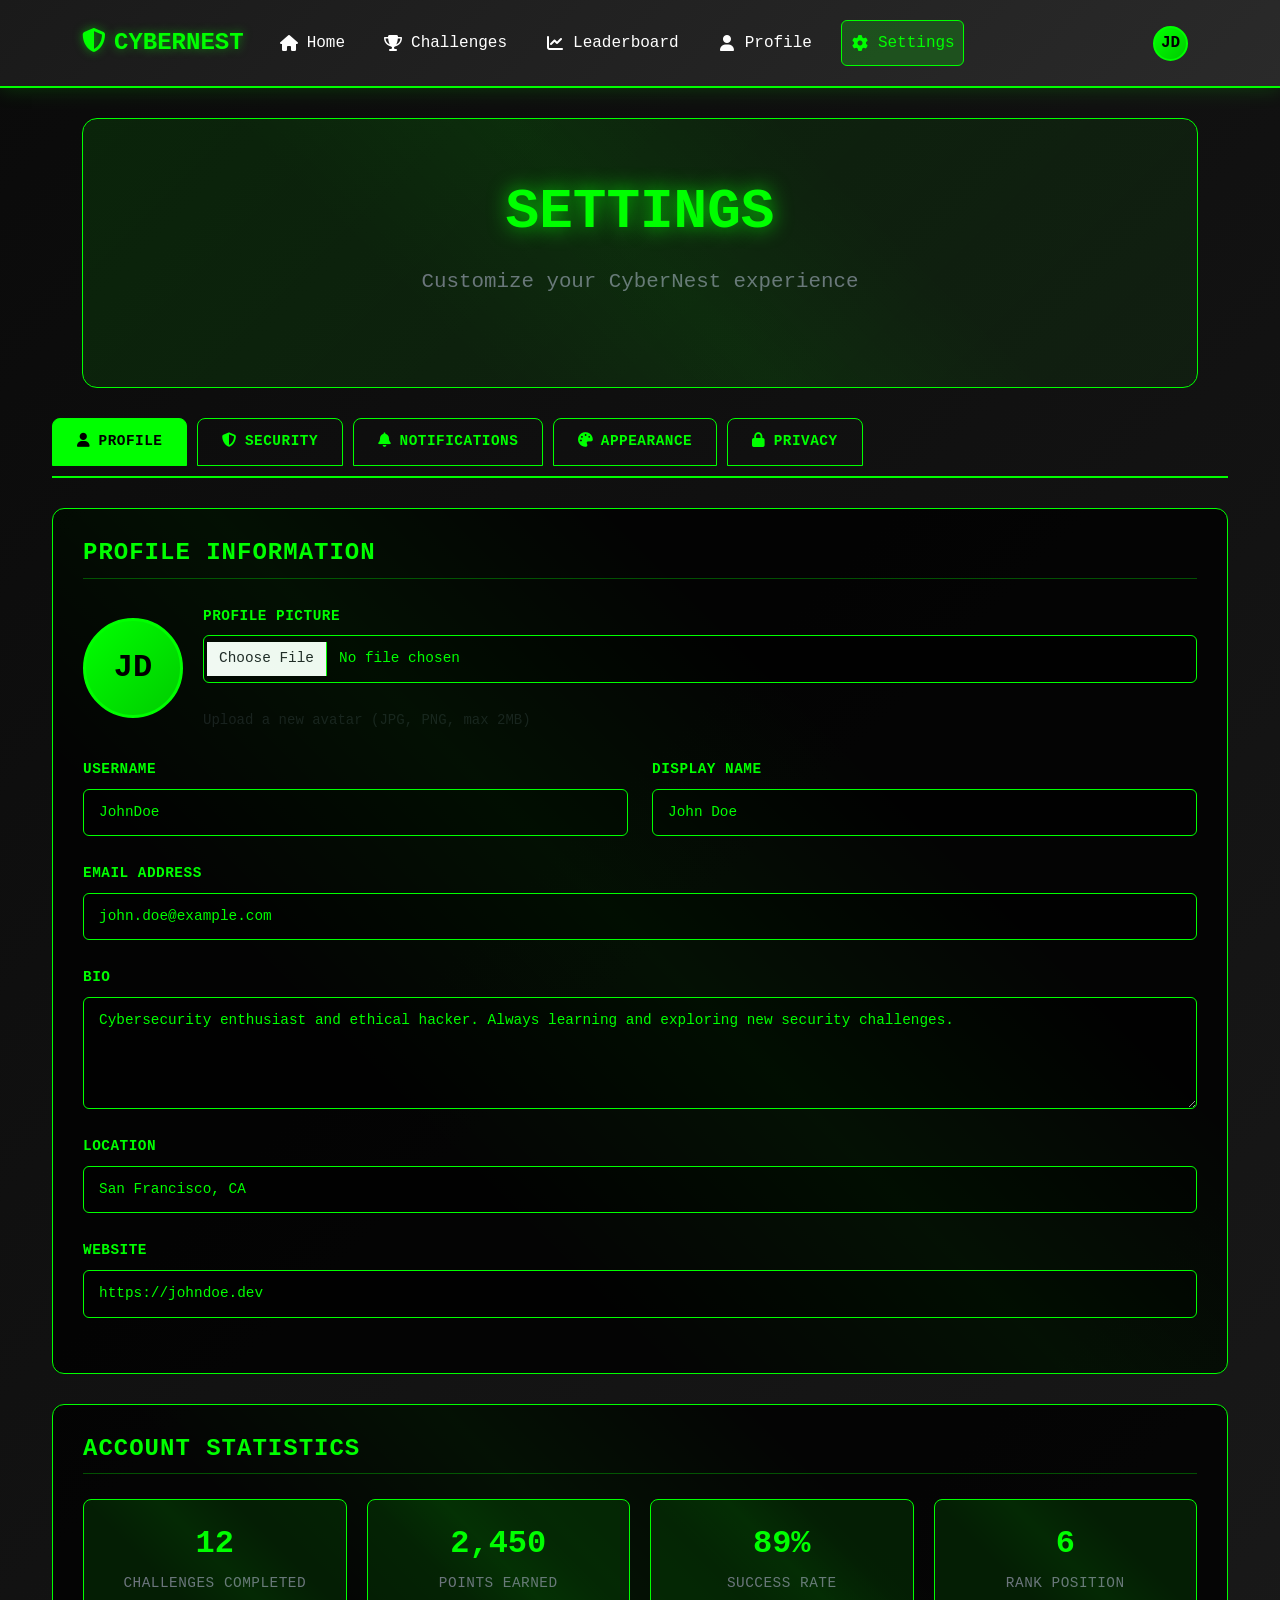
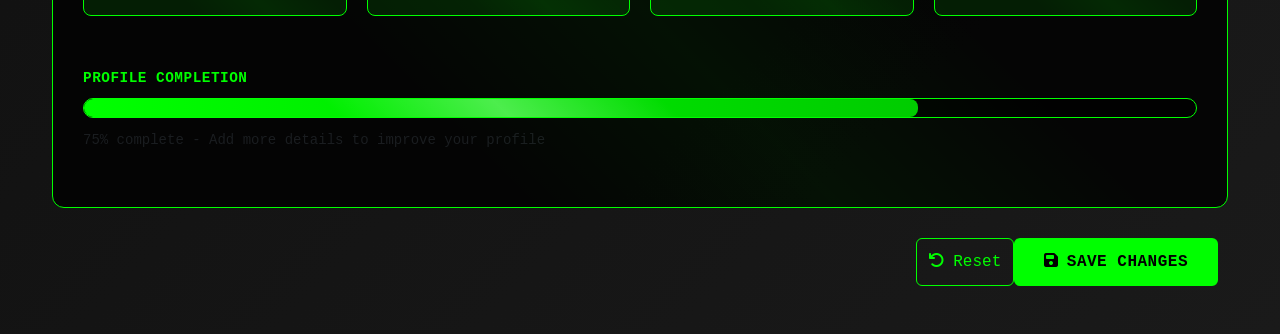
<file: views/users/settings.html>
<!DOCTYPE html>
<html lang="en">
<head>
    <meta charset="UTF-8">
    <meta name="viewport" content="width=device-width, initial-scale=1.0">
    <title>CyberNest - Settings</title>
    <link href="https://cdn.jsdelivr.net/npm/bootstrap@5.3.0/dist/css/bootstrap.min.css" rel="stylesheet">
    <link rel="stylesheet" href="https://cdnjs.cloudflare.com/ajax/libs/font-awesome/6.4.0/css/all.min.css">
    <link rel="stylesheet" href="../../css/admin/dashboard.css">
    <style>
        body {
            background: linear-gradient(135deg, #0a0a0a 0%, #1a1a1a 100%);
            color: var(--light-text);
            font-family: 'Courier New', monospace;
            min-height: 100vh;
        }

        .hero-section {
            background: linear-gradient(135deg, rgba(0, 255, 0, 0.1) 0%, rgba(0, 255, 0, 0.05) 100%);
            border: 1px solid var(--primary-color);
            border-radius: 15px;
            padding: 60px 30px;
            margin: 30px 0;
            text-align: center;
            position: relative;
            overflow: hidden;
        }

        .hero-section::before {
            content: '';
            position: absolute;
            top: 0;
            left: 0;
            right: 0;
            bottom: 0;
            background: linear-gradient(45deg, transparent 30%, rgba(0, 255, 0, 0.05) 50%, transparent 70%);
            animation: hero-scan 4s linear infinite;
            pointer-events: none;
        }

        @keyframes hero-scan {
            0% { transform: translateX(-100%); }
            100% { transform: translateX(100%); }
        }

        .hero-title {
            font-size: 3.5rem;
            font-weight: bold;
            color: var(--primary-color);
            text-shadow: 0 0 20px rgba(0, 255, 0, 0.8);
            margin-bottom: 20px;
            animation: glow 2s ease-in-out infinite alternate;
        }

        @keyframes glow {
            from { text-shadow: 0 0 20px rgba(0, 255, 0, 0.8); }
            to { text-shadow: 0 0 30px rgba(0, 255, 0, 1), 0 0 40px rgba(0, 255, 0, 0.6); }
        }

        .hero-subtitle {
            font-size: 1.3rem;
            color: var(--muted-text);
            margin-bottom: 30px;
        }

        .settings-container {
            max-width: 1200px;
            margin: 0 auto;
        }

        .settings-tabs {
            display: flex;
            gap: 10px;
            margin-bottom: 30px;
            border-bottom: 2px solid var(--primary-color);
            padding-bottom: 10px;
            flex-wrap: wrap;
        }

        .tab-btn {
            background: transparent;
            border: 1px solid var(--primary-color);
            color: var(--primary-color);
            padding: 12px 24px;
            border-radius: 8px 8px 0 0;
            cursor: pointer;
            transition: all 0.3s ease;
            font-weight: 600;
            text-transform: uppercase;
            letter-spacing: 0.5px;
            font-size: 0.9rem;
        }

        .tab-btn:hover {
            background: rgba(0, 255, 0, 0.1);
            transform: translateY(-2px);
        }

        .tab-btn.active {
            background: var(--primary-color);
            color: var(--darker-bg);
            border-color: var(--primary-color);
        }

        .tab-content {
            display: none;
            animation: fadeIn 0.3s ease-in-out;
        }

        .tab-content.active {
            display: block;
        }

        @keyframes fadeIn {
            from { opacity: 0; transform: translateY(10px); }
            to { opacity: 1; transform: translateY(0); }
        }

        .settings-section {
            background: rgba(0, 0, 0, 0.8);
            border: 1px solid var(--primary-color);
            border-radius: 12px;
            padding: 30px;
            margin-bottom: 30px;
            position: relative;
            overflow: hidden;
        }

        .settings-section::before {
            content: '';
            position: absolute;
            top: 0;
            left: 0;
            right: 0;
            bottom: 0;
            background: linear-gradient(45deg, transparent 30%, rgba(0, 255, 0, 0.05) 50%, transparent 70%);
            animation: section-scan 4s linear infinite;
            pointer-events: none;
        }

        @keyframes section-scan {
            0% { transform: translateX(-100%); }
            100% { transform: translateX(100%); }
        }

        .section-title {
            color: var(--primary-color);
            font-size: 1.5rem;
            font-weight: bold;
            margin-bottom: 25px;
            text-transform: uppercase;
            letter-spacing: 1px;
            border-bottom: 1px solid rgba(0, 255, 0, 0.3);
            padding-bottom: 10px;
        }

        .form-group {
            margin-bottom: 25px;
        }

        .form-label {
            color: var(--primary-color);
            font-weight: 600;
            margin-bottom: 8px;
            text-transform: uppercase;
            letter-spacing: 0.5px;
            font-size: 0.9rem;
        }

        .form-control, .form-select {
            background: rgba(0, 0, 0, 0.8);
            border: 1px solid var(--primary-color);
            color: var(--primary-color);
            padding: 12px 15px;
            border-radius: 6px;
            font-size: 0.9rem;
            transition: all 0.3s ease;
        }

        .form-control:focus, .form-select:focus {
            outline: none;
            box-shadow: 0 0 10px rgba(0, 255, 0, 0.3);
            border-color: var(--primary-color);
            background: rgba(0, 0, 0, 0.9);
        }

        .form-control::placeholder {
            color: var(--muted-text);
        }

        .toggle-switch {
            position: relative;
            width: 60px;
            height: 30px;
            background: rgba(0, 0, 0, 0.8);
            border: 1px solid var(--primary-color);
            border-radius: 15px;
            cursor: pointer;
            transition: all 0.3s ease;
        }

        .toggle-switch.active {
            background: var(--primary-color);
        }

        .toggle-slider {
            position: absolute;
            top: 3px;
            left: 3px;
            width: 22px;
            height: 22px;
            background: var(--muted-text);
            border-radius: 50%;
            transition: all 0.3s ease;
        }

        .toggle-switch.active .toggle-slider {
            transform: translateX(30px);
            background: var(--darker-bg);
        }

        .toggle-group {
            display: flex;
            align-items: center;
            justify-content: space-between;
            margin-bottom: 20px;
        }

        .toggle-label {
            color: var(--light-text);
            font-weight: 500;
        }

        .toggle-description {
            color: var(--muted-text);
            font-size: 0.85rem;
            margin-top: 5px;
        }

        .btn-cyber {
            background: var(--primary-color);
            color: var(--darker-bg);
            border: none;
            padding: 12px 30px;
            border-radius: 6px;
            font-weight: 600;
            text-transform: uppercase;
            letter-spacing: 0.5px;
            cursor: pointer;
            transition: all 0.3s ease;
            margin-right: 10px;
        }

        .btn-cyber:hover {
            background: var(--secondary-color);
            transform: translateY(-2px);
            box-shadow: 0 10px 30px rgba(0, 255, 0, 0.5);
        }

        .btn-cyber-secondary {
            background: transparent;
            color: var(--primary-color);
            border: 1px solid var(--primary-color);
        }

        .btn-cyber-secondary:hover {
            background: rgba(0, 255, 0, 0.1);
            transform: translateY(-2px);
        }

        .avatar-upload {
            display: flex;
            align-items: center;
            gap: 20px;
            margin-bottom: 25px;
        }

        .avatar-preview {
            width: 100px;
            height: 100px;
            border-radius: 50%;
            background: linear-gradient(135deg, var(--primary-color), var(--secondary-color));
            display: flex;
            align-items: center;
            justify-content: center;
            color: var(--darker-bg);
            font-size: 2rem;
            font-weight: bold;
            border: 3px solid var(--primary-color);
            position: relative;
            overflow: hidden;
        }

        .avatar-preview img {
            width: 100%;
            height: 100%;
            object-fit: cover;
            border-radius: 50%;
        }

        .avatar-info {
            flex: 1;
        }

        .progress-bar-custom {
            background: rgba(0, 0, 0, 0.8);
            border: 1px solid var(--primary-color);
            border-radius: 10px;
            height: 20px;
            overflow: hidden;
            margin-bottom: 10px;
        }

        .progress-fill {
            height: 100%;
            background: linear-gradient(90deg, var(--primary-color), var(--secondary-color));
            border-radius: 8px;
            transition: width 0.3s ease;
            position: relative;
            overflow: hidden;
        }

        .progress-fill::after {
            content: '';
            position: absolute;
            top: 0;
            left: 0;
            right: 0;
            bottom: 0;
            background: linear-gradient(45deg, transparent 30%, rgba(255, 255, 255, 0.3) 50%, transparent 70%);
            animation: progress-shine 2s linear infinite;
        }

        @keyframes progress-shine {
            0% { transform: translateX(-100%); }
            100% { transform: translateX(100%); }
        }

        .stats-grid {
            display: grid;
            grid-template-columns: repeat(auto-fit, minmax(200px, 1fr));
            gap: 20px;
            margin-bottom: 30px;
        }

        .stat-card {
            background: rgba(0, 255, 0, 0.1);
            border: 1px solid var(--primary-color);
            border-radius: 8px;
            padding: 20px;
            text-align: center;
        }

        .stat-value {
            font-size: 2rem;
            font-weight: bold;
            color: var(--primary-color);
            margin-bottom: 5px;
        }

        .stat-label {
            color: var(--muted-text);
            font-size: 0.9rem;
            text-transform: uppercase;
            letter-spacing: 0.5px;
        }

        .navbar-custom {
            background: linear-gradient(135deg, #1a1a1a 0%, #2a2a2a 100%);
            border-bottom: 2px solid var(--primary-color);
            padding: 15px 0;
            box-shadow: 0 0 20px rgba(0, 255, 0, 0.2);
        }

        .navbar-brand {
            color: var(--primary-color) !important;
            font-size: 1.5rem;
            font-weight: bold;
            text-shadow: 0 0 10px rgba(0, 255, 0, 0.5);
        }

        .nav-link-custom {
            color: var(--light-text) !important;
            padding: 10px 20px;
            border-radius: 6px;
            transition: all 0.3s ease;
            border: 1px solid transparent;
        }

        .nav-link-custom:hover {
            background: rgba(0, 255, 0, 0.1);
            border-color: var(--primary-color);
            color: var(--primary-color) !important;
            transform: translateY(-2px);
        }

        .nav-link-custom.active {
            background: rgba(0, 255, 0, 0.2);
            border-color: var(--primary-color);
            color: var(--primary-color) !important;
        }

        .user-dropdown {
            position: relative;
        }

        .user-avatar-nav {
            width: 35px;
            height: 35px;
            border-radius: 50%;
            background: linear-gradient(135deg, var(--primary-color), var(--secondary-color));
            display: flex;
            align-items: center;
            justify-content: center;
            color: var(--darker-bg);
            font-weight: bold;
            border: 2px solid var(--primary-color);
            cursor: pointer;
            transition: all 0.3s ease;
        }

        .user-avatar-nav:hover {
            transform: scale(1.1);
            box-shadow: 0 0 15px rgba(0, 255, 0, 0.5);
        }

        .alert-cyber {
            background: rgba(0, 255, 0, 0.1);
            border: 1px solid var(--primary-color);
            color: var(--primary-color);
            padding: 15px;
            border-radius: 6px;
            margin-bottom: 20px;
            display: none;
        }

        .alert-cyber.show {
            display: block;
            animation: slideDown 0.3s ease-out;
        }

        @keyframes slideDown {
            from { opacity: 0; transform: translateY(-10px); }
            to { opacity: 1; transform: translateY(0); }
        }

        @media (max-width: 768px) {
            .hero-title {
                font-size: 2.5rem;
            }
            
            .hero-subtitle {
                font-size: 1.1rem;
            }
            
            .settings-tabs {
                flex-direction: column;
            }
            
            .tab-btn {
                width: 100%;
                text-align: center;
            }
            
            .avatar-upload {
                flex-direction: column;
                text-align: center;
            }
            
            .stats-grid {
                grid-template-columns: repeat(2, 1fr);
            }
        }
    </style>
</head>
<body>
    <!-- Navigation -->
    <nav class="navbar navbar-expand-lg navbar-custom">
        <div class="container">
            <a class="navbar-brand" href="home.html">
                <i class="fas fa-shield-alt me-2"></i>CYBERNEST
            </a>
            <button class="navbar-toggler" type="button" data-bs-toggle="collapse" data-bs-target="#navbarNav">
                <span class="navbar-toggler-icon" style="filter: invert(1);"></span>
            </button>
            <div class="collapse navbar-collapse" id="navbarNav">
                <ul class="navbar-nav me-auto">
                    <li class="nav-item">
                        <a class="nav-link nav-link-custom" href="home.html">
                            <i class="fas fa-home me-2"></i>Home
                        </a>
                    </li>
                    <li class="nav-item">
                        <a class="nav-link nav-link-custom" href="challenges.html">
                            <i class="fas fa-trophy me-2"></i>Challenges
                        </a>
                    </li>
                    <li class="nav-item">
                        <a class="nav-link nav-link-custom" href="leaderboard.html">
                            <i class="fas fa-chart-line me-2"></i>Leaderboard
                        </a>
                    </li>
                    <li class="nav-item">
                        <a class="nav-link nav-link-custom" href="profile.html">
                            <i class="fas fa-user me-2"></i>Profile
                        </a>
                    </li>
                    <li class="nav-item">
                        <a class="nav-link nav-link-custom active" href="settings.html">
                            <i class="fas fa-cog me-2"></i>Settings
                        </a>
                    </li>
                </ul>
                <div class="navbar-nav">
                    <div class="nav-item dropdown user-dropdown">
                        <div class="user-avatar-nav" data-bs-toggle="dropdown">
                            JD
                        </div>
                        <ul class="dropdown-menu dropdown-menu-dark dropdown-menu-end">
                            <li><a class="dropdown-item" href="profile.html"><i class="fas fa-user me-2"></i>Profile</a></li>
                            <li><a class="dropdown-item" href="settings.html"><i class="fas fa-cog me-2"></i>Settings</a></li>
                            <li><hr class="dropdown-divider"></li>
                            <li><a class="dropdown-item" href="../index.html"><i class="fas fa-sign-out-alt me-2"></i>Logout</a></li>
                        </ul>
                    </div>
                </div>
            </div>
        </div>
    </nav>

    <!-- Hero Section -->
    <section class="container">
        <div class="hero-section">
            <h1 class="hero-title">SETTINGS</h1>
            <p class="hero-subtitle">Customize your CyberNest experience</p>
        </div>
    </section>

    <!-- Settings Container -->
    <div class="settings-container container">
        <!-- Alert Message -->
        <div class="alert-cyber" id="alertMessage">
            <i class="fas fa-check-circle me-2"></i>
            <span id="alertText">Settings saved successfully!</span>
        </div>

        <!-- Settings Tabs -->
        <div class="settings-tabs">
            <button class="tab-btn active" onclick="switchTab('profile')">
                <i class="fas fa-user me-2"></i>Profile
            </button>
            <button class="tab-btn" onclick="switchTab('security')">
                <i class="fas fa-shield-alt me-2"></i>Security
            </button>
            <button class="tab-btn" onclick="switchTab('notifications')">
                <i class="fas fa-bell me-2"></i>Notifications
            </button>
            <button class="tab-btn" onclick="switchTab('appearance')">
                <i class="fas fa-palette me-2"></i>Appearance
            </button>
            <button class="tab-btn" onclick="switchTab('privacy')">
                <i class="fas fa-lock me-2"></i>Privacy
            </button>
        </div>

        <!-- Profile Tab -->
        <div class="tab-content active" id="profile-tab">
            <div class="settings-section">
                <h2 class="section-title">Profile Information</h2>
                
                <div class="avatar-upload">
                    <div class="avatar-preview" id="avatarPreview">
                        JD
                    </div>
                    <div class="avatar-info">
                        <div class="form-group">
                            <label class="form-label">Profile Picture</label>
                            <input type="file" class="form-control" id="avatarInput" accept="image/*">
                        </div>
                        <small class="text-muted">Upload a new avatar (JPG, PNG, max 2MB)</small>
                    </div>
                </div>

                <div class="row">
                    <div class="col-md-6">
                        <div class="form-group">
                            <label class="form-label">Username</label>
                            <input type="text" class="form-control" id="username" value="JohnDoe" placeholder="Enter username">
                        </div>
                    </div>
                    <div class="col-md-6">
                        <div class="form-group">
                            <label class="form-label">Display Name</label>
                            <input type="text" class="form-control" id="displayName" value="John Doe" placeholder="Enter display name">
                        </div>
                    </div>
                </div>

                <div class="form-group">
                    <label class="form-label">Email Address</label>
                    <input type="email" class="form-control" id="email" value="john.doe@example.com" placeholder="Enter email">
                </div>

                <div class="form-group">
                    <label class="form-label">Bio</label>
                    <textarea class="form-control" id="bio" rows="4" placeholder="Tell us about yourself...">Cybersecurity enthusiast and ethical hacker. Always learning and exploring new security challenges.</textarea>
                </div>

                <div class="form-group">
                    <label class="form-label">Location</label>
                    <input type="text" class="form-control" id="location" value="San Francisco, CA" placeholder="Enter location">
                </div>

                <div class="form-group">
                    <label class="form-label">Website</label>
                    <input type="url" class="form-control" id="website" value="https://johndoe.dev" placeholder="Enter website URL">
                </div>
            </div>

            <div class="settings-section">
                <h2 class="section-title">Account Statistics</h2>
                
                <div class="stats-grid">
                    <div class="stat-card">
                        <div class="stat-value">12</div>
                        <div class="stat-label">Challenges Completed</div>
                    </div>
                    <div class="stat-card">
                        <div class="stat-value">2,450</div>
                        <div class="stat-label">Points Earned</div>
                    </div>
                    <div class="stat-card">
                        <div class="stat-value">89%</div>
                        <div class="stat-label">Success Rate</div>
                    </div>
                    <div class="stat-card">
                        <div class="stat-value">6</div>
                        <div class="stat-label">Rank Position</div>
                    </div>
                </div>

                <div class="form-group">
                    <label class="form-label">Profile Completion</label>
                    <div class="progress-bar-custom">
                        <div class="progress-fill" style="width: 75%;"></div>
                    </div>
                    <small class="text-muted">75% complete - Add more details to improve your profile</small>
                </div>
            </div>
        </div>

        <!-- Security Tab -->
        <div class="tab-content" id="security-tab">
            <div class="settings-section">
                <h2 class="section-title">Password Settings</h2>
                
                <div class="form-group">
                    <label class="form-label">Current Password</label>
                    <input type="password" class="form-control" id="currentPassword" placeholder="Enter current password">
                </div>

                <div class="row">
                    <div class="col-md-6">
                        <div class="form-group">
                            <label class="form-label">New Password</label>
                            <input type="password" class="form-control" id="newPassword" placeholder="Enter new password">
                        </div>
                    </div>
                    <div class="col-md-6">
                        <div class="form-group">
                            <label class="form-label">Confirm New Password</label>
                            <input type="password" class="form-control" id="confirmPassword" placeholder="Confirm new password">
                        </div>
                    </div>
                </div>

                <div class="form-group">
                    <label class="form-label">Two-Factor Authentication</label>
                    <div class="toggle-group">
                        <div>
                            <div class="toggle-label">Enable 2FA</div>
                            <div class="toggle-description">Add an extra layer of security to your account</div>
                        </div>
                        <div class="toggle-switch" id="twoFactorToggle" onclick="toggleSwitch(this)"></div>
                    </div>
                </div>
            </div>

            <div class="settings-section">
                <h2 class="section-title">Login Activity</h2>
                
                <div class="form-group">
                    <label class="form-label">Active Sessions</label>
                    <div class="list-group">
                        <div class="list-group-item bg-dark text-light border-secondary">
                            <div class="d-flex justify-content-between align-items-center">
                                <div>
                                    <h6 class="mb-1">Chrome on Windows</h6>
                                    <small class="text-muted">192.168.1.100 • San Francisco, CA</small>
                                </div>
                                <small class="text-muted">Current session</small>
                            </div>
                        </div>
                        <div class="list-group-item bg-dark text-light border-secondary">
                            <div class="d-flex justify-content-between align-items-center">
                                <div>
                                    <h6 class="mb-1">Firefox on Android</h6>
                                    <small class="text-muted">192.168.1.101 • San Francisco, CA</small>
                                </div>
                                <button class="btn btn-sm btn-outline-danger">Revoke</button>
                            </div>
                        </div>
                    </div>
                </div>
            </div>
        </div>

        <!-- Notifications Tab -->
        <div class="tab-content" id="notifications-tab">
            <div class="settings-section">
                <h2 class="section-title">Email Notifications</h2>
                
                <div class="toggle-group">
                    <div>
                        <div class="toggle-label">Challenge Updates</div>
                        <div class="toggle-description">Get notified about new challenges and updates</div>
                    </div>
                    <div class="toggle-switch active" id="challengeUpdatesToggle" onclick="toggleSwitch(this)"></div>
                </div>

                <div class="toggle-group">
                    <div>
                        <div class="toggle-label">Leaderboard Changes</div>
                        <div class="toggle-description">Receive notifications when your rank changes</div>
                    </div>
                    <div class="toggle-switch active" id="leaderboardToggle" onclick="toggleSwitch(this)"></div>
                </div>

                <div class="toggle-group">
                    <div>
                        <div class="toggle-label">Achievement Unlocked</div>
                        <div class="toggle-description">Celebrate your accomplishments</div>
                    </div>
                    <div class="toggle-switch active" id="achievementsToggle" onclick="toggleSwitch(this)"></div>
                </div>

                <div class="toggle-group">
                    <div>
                        <div class="toggle-label">Security Alerts</div>
                        <div class="toggle-description">Important security notifications</div>
                    </div>
                    <div class="toggle-switch active" id="securityAlertsToggle" onclick="toggleSwitch(this)"></div>
                </div>
            </div>

            <div class="settings-section">
                <h2 class="section-title">In-App Notifications</h2>
                
                <div class="toggle-group">
                    <div>
                        <div class="toggle-label">Desktop Notifications</div>
                        <div class="toggle-description">Show notifications on your desktop</div>
                    </div>
                    <div class="toggle-switch" id="desktopToggle" onclick="toggleSwitch(this)"></div>
                </div>

                <div class="toggle-group">
                    <div>
                        <div class="toggle-label">Sound Effects</div>
                        <div class="toggle-description">Play sounds for notifications</div>
                    </div>
                    <div class="toggle-switch active" id="soundToggle" onclick="toggleSwitch(this)"></div>
                </div>
            </div>
        </div>

        <!-- Appearance Tab -->
        <div class="tab-content" id="appearance-tab">
            <div class="settings-section">
                <h2 class="section-title">Theme Settings</h2>
                
                <div class="form-group">
                    <label class="form-label">Color Theme</label>
                    <select class="form-select" id="colorTheme">
                        <option value="green" selected>Cyber Green (Default)</option>
                        <option value="blue">Neon Blue</option>
                        <option value="red">Matrix Red</option>
                        <option value="purple">Cyber Purple</option>
                        <option value="orange">Terminal Orange</option>
                    </select>
                </div>

                <div class="toggle-group">
                    <div>
                        <div class="toggle-label">Dark Mode</div>
                        <div class="toggle-description">Use dark theme throughout the application</div>
                    </div>
                    <div class="toggle-switch active" id="darkModeToggle" onclick="toggleSwitch(this)"></div>
                </div>

                <div class="toggle-group">
                    <div>
                        <div class="toggle-label">Animations</div>
                        <div class="toggle-description">Enable visual effects and transitions</div>
                    </div>
                    <div class="toggle-switch active" id="animationsToggle" onclick="toggleSwitch(this)"></div>
                </div>
            </div>

            <div class="settings-section">
                <h2 class="section-title">Display Settings</h2>
                
                <div class="form-group">
                    <label class="form-label">Font Size</label>
                    <select class="form-select" id="fontSize">
                        <option value="small">Small</option>
                        <option value="medium" selected>Medium</option>
                        <option value="large">Large</option>
                        <option value="extra-large">Extra Large</option>
                    </select>
                </div>

                <div class="form-group">
                    <label class="form-label">Language</label>
                    <select class="form-select" id="language">
                        <option value="en" selected>English</option>
                        <option value="es">Español</option>
                        <option value="fr">Français</option>
                        <option value="de">Deutsch</option>
                        <option value="ja">日本語</option>
                    </select>
                </div>
            </div>
        </div>

        <!-- Privacy Tab -->
        <div class="tab-content" id="privacy-tab">
            <div class="settings-section">
                <h2 class="section-title">Profile Privacy</h2>
                
                <div class="toggle-group">
                    <div>
                        <div class="toggle-label">Public Profile</div>
                        <div class="toggle-description">Make your profile visible to other users</div>
                    </div>
                    <div class="toggle-switch active" id="publicProfileToggle" onclick="toggleSwitch(this)"></div>
                </div>

                <div class="toggle-group">
                    <div>
                        <div class="toggle-label">Show Email</div>
                        <div class="toggle-description">Display email address on your profile</div>
                    </div>
                    <div class="toggle-switch" id="showEmailToggle" onclick="toggleSwitch(this)"></div>
                </div>

                <div class="toggle-group">
                    <div>
                        <div class="toggle-label">Show Location</div>
                        <div class="toggle-description">Display your location on your profile</div>
                    </div>
                    <div class="toggle-switch active" id="showLocationToggle" onclick="toggleSwitch(this)"></div>
                </div>

                <div class="toggle-group">
                    <div>
                        <div class="toggle-label">Show Statistics</div>
                        <div class="toggle-description">Display your challenge statistics</div>
                    </div>
                    <div class="toggle-switch active" id="showStatsToggle" onclick="toggleSwitch(this)"></div>
                </div>
            </div>

            <div class="settings-section">
                <h2 class="section-title">Data Management</h2>
                
                <div class="form-group">
                    <label class="form-label">Data Export</label>
                    <p class="text-muted">Download a copy of your personal data</p>
                    <button class="btn btn-cyber-secondary" onclick="exportData()">
                        <i class="fas fa-download me-2"></i>Export Data
                    </button>
                </div>

                <div class="form-group">
                    <label class="form-label">Account Deletion</label>
                    <p class="text-muted">Permanently delete your account and all associated data</p>
                    <button class="btn btn-outline-danger" onclick="confirmDeleteAccount()">
                        <i class="fas fa-trash me-2"></i>Delete Account
                    </button>
                </div>
            </div>
        </div>

        <!-- Save Buttons -->
        <div class="d-flex justify-content-end mb-5">
            <button class="btn btn-cyber-secondary" onclick="resetSettings()">
                <i class="fas fa-undo me-2"></i>Reset
            </button>
            <button class="btn btn-cyber" onclick="saveSettings()">
                <i class="fas fa-save me-2"></i>Save Changes
            </button>
        </div>
    </div>

    <script src="https://cdn.jsdelivr.net/npm/bootstrap@5.3.0/dist/js/bootstrap.bundle.min.js"></script>
    <script>
        // Tab switching functionality
        function switchTab(tabName) {
            // Hide all tabs
            const tabs = document.querySelectorAll('.tab-content');
            tabs.forEach(tab => tab.classList.remove('active'));
            
            // Remove active class from all buttons
            const buttons = document.querySelectorAll('.tab-btn');
            buttons.forEach(btn => btn.classList.remove('active'));
            
            // Show selected tab
            document.getElementById(tabName + '-tab').classList.add('active');
            
            // Add active class to clicked button
            event.target.classList.add('active');
        }

        // Toggle switch functionality
        function toggleSwitch(element) {
            element.classList.toggle('active');
        }

        // Save settings functionality
        function saveSettings() {
            // Collect all form data
            const settings = {
                profile: {
                    username: document.getElementById('username').value,
                    displayName: document.getElementById('displayName').value,
                    email: document.getElementById('email').value,
                    bio: document.getElementById('bio').value,
                    location: document.getElementById('location').value,
                    website: document.getElementById('website').value
                },
                security: {
                    twoFactor: document.getElementById('twoFactorToggle').classList.contains('active')
                },
                notifications: {
                    challengeUpdates: document.getElementById('challengeUpdatesToggle').classList.contains('active'),
                    leaderboard: document.getElementById('leaderboardToggle').classList.contains('active'),
                    achievements: document.getElementById('achievementsToggle').classList.contains('active'),
                    security: document.getElementById('securityAlertsToggle').classList.contains('active'),
                    desktop: document.getElementById('desktopToggle').classList.contains('active'),
                    sound: document.getElementById('soundToggle').classList.contains('active')
                },
                appearance: {
                    colorTheme: document.getElementById('colorTheme').value,
                    darkMode: document.getElementById('darkModeToggle').classList.contains('active'),
                    animations: document.getElementById('animationsToggle').classList.contains('active'),
                    fontSize: document.getElementById('fontSize').value,
                    language: document.getElementById('language').value
                },
                privacy: {
                    publicProfile: document.getElementById('publicProfileToggle').classList.contains('active'),
                    showEmail: document.getElementById('showEmailToggle').classList.contains('active'),
                    showLocation: document.getElementById('showLocationToggle').classList.contains('active'),
                    showStats: document.getElementById('showStatsToggle').classList.contains('active')
                }
            };

            // Save to localStorage (in a real app, this would be sent to a server)
            localStorage.setItem('cybernest-settings', JSON.stringify(settings));
            
            // Show success message
            showAlert('Settings saved successfully!');
        }

        // Reset settings functionality
        function resetSettings() {
            if (confirm('Are you sure you want to reset all settings to default values?')) {
                // Reset form fields
                document.getElementById('username').value = 'JohnDoe';
                document.getElementById('displayName').value = 'John Doe';
                document.getElementById('email').value = 'john.doe@example.com';
                document.getElementById('bio').value = 'Cybersecurity enthusiast and ethical hacker. Always learning and exploring new security challenges.';
                document.getElementById('location').value = 'San Francisco, CA';
                document.getElementById('website').value = 'https://johndoe.dev';
                
                // Reset toggles
                const toggles = document.querySelectorAll('.toggle-switch');
                toggles.forEach(toggle => {
                    if (toggle.id.includes('Toggle') && 
                        !['twoFactorToggle', 'desktopToggle', 'showEmailToggle'].includes(toggle.id)) {
                        toggle.classList.add('active');
                    } else {
                        toggle.classList.remove('active');
                    }
                });
                
                // Reset selects
                document.getElementById('colorTheme').value = 'green';
                document.getElementById('fontSize').value = 'medium';
                document.getElementById('language').value = 'en';
                
                showAlert('Settings reset to default values!');
            }
        }

        // Export data functionality
        function exportData() {
            const userData = {
                profile: {
                    username: document.getElementById('username').value,
                    displayName: document.getElementById('displayName').value,
                    email: document.getElementById('email').value,
                    bio: document.getElementById('bio').value,
                    location: document.getElementById('location').value,
                    website: document.getElementById('website').value
                },
                statistics: {
                    challengesCompleted: 12,
                    pointsEarned: 2450,
                    successRate: 89,
                    rankPosition: 6
                },
                exportDate: new Date().toISOString()
            };
            
            const dataStr = JSON.stringify(userData, null, 2);
            const dataUri = 'data:application/json;charset=utf-8,'+ encodeURIComponent(dataStr);
            
            const exportFileDefaultName = 'cybernest-data-export.json';
            
            const linkElement = document.createElement('a');
            linkElement.setAttribute('href', dataUri);
            linkElement.setAttribute('download', exportFileDefaultName);
            linkElement.click();
            
            showAlert('Data exported successfully!');
        }

        // Confirm account deletion
        function confirmDeleteAccount() {
            if (confirm('Are you sure you want to delete your account? This action cannot be undone.')) {
                if (confirm('This will permanently delete all your data. Are you absolutely sure?')) {
                    showAlert('Account deletion request submitted. You will receive an email confirmation.');
                    // In a real app, this would send a request to the server
                }
            }
        }

        // Show alert message
        function showAlert(message) {
            const alertElement = document.getElementById('alertMessage');
            const alertText = document.getElementById('alertText');
            
            alertText.textContent = message;
            alertElement.classList.add('show');
            
            setTimeout(() => {
                alertElement.classList.remove('show');
            }, 3000);
        }

        // Avatar upload functionality
        document.getElementById('avatarInput').addEventListener('change', function(e) {
            const file = e.target.files[0];
            if (file && file.type.startsWith('image/')) {
                const reader = new FileReader();
                reader.onload = function(e) {
                    const avatarPreview = document.getElementById('avatarPreview');
                    avatarPreview.innerHTML = `<img src="${e.target.result}" alt="Avatar">`;
                };
                reader.readAsDataURL(file);
            }
        });

        // Load saved settings on page load
        document.addEventListener('DOMContentLoaded', function() {
            const savedSettings = localStorage.getItem('cybernest-settings');
            if (savedSettings) {
                const settings = JSON.parse(savedSettings);
                
                // Apply saved settings to form fields
                if (settings.profile) {
                    document.getElementById('username').value = settings.profile.username || '';
                    document.getElementById('displayName').value = settings.profile.displayName || '';
                    document.getElementById('email').value = settings.profile.email || '';
                    document.getElementById('bio').value = settings.profile.bio || '';
                    document.getElementById('location').value = settings.profile.location || '';
                    document.getElementById('website').value = settings.profile.website || '';
                }
                
                // Apply saved toggle states
                if (settings.security && settings.security.twoFactor) {
                    document.getElementById('twoFactorToggle').classList.add('active');
                }
                
                if (settings.notifications) {
                    Object.keys(settings.notifications).forEach(key => {
                        const toggleId = key + 'Toggle';
                        const toggle = document.getElementById(toggleId);
                        if (toggle && settings.notifications[key]) {
                            toggle.classList.add('active');
                        }
                    });
                }
                
                if (settings.appearance) {
                    if (settings.appearance.colorTheme) {
                        document.getElementById('colorTheme').value = settings.appearance.colorTheme;
                    }
                    if (settings.appearance.fontSize) {
                        document.getElementById('fontSize').value = settings.appearance.fontSize;
                    }
                    if (settings.appearance.language) {
                        document.getElementById('language').value = settings.appearance.language;
                    }
                }
            }
        });
    </script>
</body>
</html>
</file>
<file: css/admin/dashboard.css>
:root {
    --primary-color: #00ff00;
    --secondary-color: #00cc00;
    --dark-bg: #0a0a0a;
    --darker-bg: #000000;
    --light-text: #ffffff;
    --muted-text: #6c757d;
}

body {
    background: var(--dark-bg);
    color: var(--light-text);
    font-family: 'Segoe UI', Tahoma, Geneva, Verdana, sans-serif;
    min-height: 100vh;
}

.sidebar {
    background: linear-gradient(135deg, var(--darker-bg) 0%, #1a1a1a 100%);
    border-right: 2px solid var(--primary-color);
    box-shadow: 0 0 20px rgba(0, 255, 0, 0.2);
    min-height: 100vh;
    position: fixed;
    top: 0;
    left: 0;
    width: 250px;
    z-index: 1000;
    transition: all 0.3s ease;
}

.sidebar-header {
    padding: 20px;
    border-bottom: 1px solid rgba(0, 255, 0, 0.3);
    text-align: center;
}

.sidebar-header h3 {
    color: var(--primary-color);
    font-weight: bold;
    margin: 0;
    text-shadow: 0 0 10px rgba(0, 255, 0, 0.5);
}

.sidebar-menu {
    padding: 20px 0;
}

.nav-item {
    margin: 5px 10px;
}

.nav-link {
    color: var(--light-text);
    padding: 12px 20px;
    border-radius: 8px;
    transition: all 0.3s ease;
    border: 1px solid transparent;
    display: flex;
    align-items: center;
}

.nav-link:hover {
    background: rgba(0, 255, 0, 0.1);
    border-color: var(--primary-color);
    color: var(--primary-color);
    transform: translateX(5px);
}

.nav-link.active {
    background: rgba(0, 255, 0, 0.2);
    border-color: var(--primary-color);
    color: var(--primary-color);
}

.nav-link i {
    margin-right: 10px;
    width: 20px;
    text-align: center;
}

.main-content {
    margin-left: 250px;
    padding: 20px;
    min-height: 100vh;
}

.top-header {
    background: linear-gradient(135deg, #1a1a1a 0%, #2a2a2a 100%);
    border-bottom: 2px solid var(--primary-color);
    padding: 15px 30px;
    margin: -20px -20px 20px -20px;
    box-shadow: 0 0 20px rgba(0, 255, 0, 0.2);
}

.stat-card {
    background: linear-gradient(135deg, rgba(0, 255, 0, 0.1) 0%, rgba(0, 255, 0, 0.05) 100%);
    border: 1px solid var(--primary-color);
    border-radius: 12px;
    padding: 20px;
    margin-bottom: 20px;
    transition: all 0.3s ease;
    position: relative;
    overflow: hidden;
}

.stat-card::before {
    content: '';
    position: absolute;
    top: 0;
    left: 0;
    right: 0;
    bottom: 0;
    background: linear-gradient(45deg, transparent 30%, rgba(0, 255, 0, 0.05) 50%, transparent 70%);
    animation: card-scan 3s linear infinite;
    pointer-events: none;
}

@keyframes card-scan {
    0% { transform: translateX(-100%); }
    100% { transform: translateX(100%); }
}

.stat-card:hover {
    transform: translateY(-5px);
    box-shadow: 0 10px 30px rgba(0, 255, 0, 0.3);
    border-color: var(--secondary-color);
}

.stat-number {
    font-size: 2.5rem;
    font-weight: bold;
    color: var(--primary-color);
    text-shadow: 0 0 10px rgba(0, 255, 0, 0.5);
}

.stat-label {
    color: var(--muted-text);
    font-size: 0.9rem;
    text-transform: uppercase;
    letter-spacing: 1px;
}

.chart-container {
    background: rgba(0, 255, 0, 0.05);
    border: 1px solid var(--primary-color);
    border-radius: 12px;
    padding: 20px;
    margin-bottom: 20px;
    height: 300px;
    display: flex;
    align-items: center;
    justify-content: center;
    position: relative;
}

.chart-placeholder {
    color: var(--muted-text);
    font-size: 1.1rem;
}

.user-table {
    background: rgba(0, 255, 0, 0.05);
    border: 1px solid var(--primary-color);
    border-radius: 12px;
    overflow: hidden;
}

.table-dark {
    background: transparent;
}

.table-dark th {
    background: rgba(0, 255, 0, 0.1);
    border-color: var(--primary-color);
    color: var(--primary-color);
    font-weight: 600;
}

.table-dark td {
    border-color: rgba(0, 255, 0, 0.2);
    vertical-align: middle;
}

.table-dark tbody tr:hover {
    background: rgba(0, 255, 0, 0.1);
}

.status-badge {
    padding: 4px 12px;
    border-radius: 20px;
    font-size: 0.8rem;
    font-weight: 600;
}

.status-online {
    background: rgba(0, 255, 0, 0.2);
    color: var(--primary-color);
    border: 1px solid var(--primary-color);
}

.status-offline {
    background: rgba(255, 0, 0, 0.2);
    color: #ff0000;
    border: 1px solid #ff0000;
}

.action-btn {
    padding: 4px 8px;
    border-radius: 4px;
    border: 1px solid var(--primary-color);
    background: transparent;
    color: var(--primary-color);
    font-size: 0.8rem;
    transition: all 0.3s ease;
}

.action-btn:hover {
    background: rgba(0, 255, 0, 0.2);
    transform: scale(1.05);
}

.activity-item {
    padding: 15px;
    border-left: 3px solid var(--primary-color);
    background: rgba(0, 255, 0, 0.05);
    margin-bottom: 10px;
    border-radius: 0 8px 8px 0;
    transition: all 0.3s ease;
}

.activity-item:hover {
    background: rgba(0, 255, 0, 0.1);
    transform: translateX(5px);
}

.activity-time {
    color: var(--muted-text);
    font-size: 0.8rem;
}

.toggle-sidebar {
    display: none;
    position: fixed;
    top: 20px;
    left: 20px;
    z-index: 1001;
    background: var(--primary-color);
    color: var(--darker-bg);
    border: none;
    border-radius: 8px;
    padding: 10px;
    cursor: pointer;
    font-size: 1.2rem;
}

@media (max-width: 768px) {
    .sidebar {
        transform: translateX(-100%);
    }
    
    .sidebar.active {
        transform: translateX(0);
    }
    
    .main-content {
        margin-left: 0;
    }
    
    .toggle-sidebar {
        display: block;
    }
    
    .stat-number {
        font-size: 2rem;
    }
}

.pulse {
    animation: pulse 2s infinite;
}

@keyframes pulse {
    0% { opacity: 1; }
    50% { opacity: 0.5; }
    100% { opacity: 1; }
}
</file>
<file: css/style.css>
/* CyberTerminal Bootstrap Styles */

body {
    background: radial-gradient(ellipse at center, #001100 0%, #000000 100%);
    font-family: 'Courier New', 'Courier', monospace;
    color: #00ff00;
}

.matrix-bg {
    background: radial-gradient(ellipse at center, #001100 0%, #000000 100%);
}

.matrix-rain {
    position: absolute;
    top: 0;
    left: 0;
    width: 100%;
    height: 100%;
    opacity: 0.3;
    z-index: -1;
}

.terminal-border {
    border: 2px solid #00ff00;
    background: linear-gradient(135deg, rgba(0, 0, 0, 0.95) 0%, rgba(0, 20, 0, 0.9) 100%);
    box-shadow: 
        0 0 30px rgba(0, 255, 0, 0.2),
        inset 0 0 20px rgba(0, 255, 0, 0.05),
        0 0 60px rgba(0, 255, 0, 0.1),
        inset 0 0 40px rgba(0, 255, 0, 0.02);
    position: relative;
    overflow: hidden;
    border-radius: 12px;
    backdrop-filter: blur(10px);
    transform: perspective(1000px) rotateX(2deg);
}

.terminal-border::before {
    content: '';
    position: absolute;
    top: 0;
    left: -100%;
    width: 100%;
    height: 2px;
    background: linear-gradient(90deg, transparent, #00ff00, transparent);
    animation: border-scan 3s linear infinite;
    z-index: 10;
}

.terminal-border::after {
    content: '';
    position: absolute;
    top: -100%;
    left: 0;
    width: 100%;
    height: 100%;
    background: linear-gradient(180deg, 
        transparent 0%, 
        rgba(0, 255, 0, 0.05) 50%, 
        transparent 100%);
    animation: vertical-scan 8s linear infinite;
    z-index: 5;
}

.scan-line {
    position: absolute;
    top: 0;
    left: 0;
    right: 0;
    height: 2px;
    background: linear-gradient(90deg, 
        transparent 0%, 
        rgba(0, 255, 0, 0.8) 20%, 
        #00ff00 50%, 
        rgba(0, 255, 0, 0.8) 80%, 
        transparent 100%);
    opacity: 0.8;
    animation: scan 4s linear infinite;
    box-shadow: 
        0 0 20px rgba(0, 255, 0, 0.8),
        0 0 40px rgba(0, 255, 0, 0.4);
    z-index: 15;
    pointer-events: none;
}

.corner-decoration {
    position: absolute;
    width: 20px;
    height: 20px;
    border: 2px solid #00ff00;
    z-index: 20;
    pointer-events: none;
}

.corner-decoration::before {
    content: '';
    position: absolute;
    width: 8px;
    height: 8px;
    background: #00ff00;
    box-shadow: 0 0 10px rgba(0, 255, 0, 0.8);
    animation: pulse-corner 2s ease-in-out infinite;
}

.corner-top-left {
    top: -2px;
    left: -2px;
    border-right: none;
    border-bottom: none;
}

.corner-top-right {
    top: -2px;
    right: -2px;
    border-left: none;
    border-bottom: none;
}

.corner-bottom-left {
    bottom: -2px;
    left: -2px;
    border-right: none;
    border-top: none;
}

.corner-bottom-right {
    bottom: -2px;
    right: -2px;
    border-left: none;
    border-top: none;
}

.data-stream {
    position: absolute;
    font-size: 10px;
    color: rgba(0, 255, 0, 0.6);
    font-family: 'Courier New', monospace;
    white-space: nowrap;
    overflow: hidden;
    pointer-events: none;
    z-index: 1;
}

.stream-top {
    top: 10px;
    left: 10px;
    animation: data-flow 15s linear infinite;
}

.stream-right {
    top: 50%;
    right: 10px;
    animation: data-flow-reverse 12s linear infinite;
}

.stream-bottom {
    bottom: 10px;
    left: 50%;
    animation: data-flow 18s linear infinite;
}

.login-header {
    position: relative;
    padding: 20px;
    margin-bottom: 30px;
    text-align: center;
}

.login-header::before {
    content: '';
    position: absolute;
    top: 0;
    left: 50%;
    transform: translateX(-50%);
    width: 100px;
    height: 1px;
    background: linear-gradient(90deg, transparent, #00ff00, transparent);
    animation: header-pulse 3s ease-in-out infinite;
}

.form-section {
    position: relative;
    padding: 25px;
    margin: 20px 0;
    background: rgba(0, 0, 0, 0.3);
    border: 1px solid rgba(0, 255, 0, 0.2);
    border-radius: 8px;
    backdrop-filter: blur(5px);
}

.form-section::before {
    content: '';
    position: absolute;
    top: -1px;
    left: -1px;
    right: -1px;
    bottom: -1px;
    background: linear-gradient(45deg, 
        transparent 30%, 
        rgba(0, 255, 0, 0.1) 50%, 
        transparent 70%);
    border-radius: 8px;
    animation: form-glow 4s ease-in-out infinite;
    z-index: -1;
}

.enhanced-input-group {
    position: relative;
    margin-bottom: 25px;
}

.enhanced-input-group::before {
    content: '';
    position: absolute;
    left: -10px;
    top: 50%;
    transform: translateY(-50%);
    width: 4px;
    height: 4px;
    background: #00ff00;
    box-shadow: 0 0 10px rgba(0, 255, 0, 0.8);
    animation: input-indicator 2s ease-in-out infinite;
}

.enhanced-input-group::after {
    content: '';
    position: absolute;
    right: -10px;
    top: 50%;
    transform: translateY(-50%);
    width: 4px;
    height: 4px;
    background: #00ff00;
    box-shadow: 0 0 10px rgba(0, 255, 0, 0.8);
    animation: input-indicator 2s ease-in-out infinite 0.5s;
}

.hacker-font {
    font-family: 'Courier New', 'Courier', monospace;
    letter-spacing: 0.05em;
}

.glitch {
    animation: glitch 3s infinite;
    text-shadow: 0 0 10px #00ff00, 0 0 20px #00ff00, 0 0 30px #00ff00;
}

.input-field {
    background: rgba(0, 0, 0, 0.8);
    border: 1px solid rgba(0, 255, 0, 0.6);
    color: #00ff00;
    padding: 12px 16px;
    border-radius: 8px;
    transition: all 0.2s ease;
    box-shadow: 0 0 10px rgba(0, 255, 0, 0.1), inset 0 0 5px rgba(0, 255, 0, 0.05);
    backdrop-filter: blur(5px);
}

.input-field:focus {
    background: rgba(0, 0, 0, 0.9);
    border-color: #00ff00;
    box-shadow: 0 0 20px rgba(0, 255, 0, 0.3), inset 0 0 10px rgba(0, 255, 0, 0.1);
    outline: none;
    color: #00ff00;
}

.btn-hacker {
    background: linear-gradient(135deg, #00ff00 0%, #00cc00 100%);
    border: none;
    color: #000000;
    font-weight: bold;
    padding: 12px 24px;
    border-radius: 8px;
    transition: all 0.3s ease;
    position: relative;
    overflow: hidden;
    box-shadow: 0 4px 15px rgba(0, 255, 0, 0.3), inset 0 1px 0 rgba(255, 255, 255, 0.2);
    text-shadow: 0 1px 2px rgba(0, 0, 0, 0.3);
    text-transform: uppercase;
    letter-spacing: 1px;
}

.btn-hacker:hover {
    background: linear-gradient(135deg, #00ff00 0%, #00dd00 100%);
    transform: translateY(-2px);
    box-shadow: 0 6px 25px rgba(0, 255, 0, 0.5), inset 0 1px 0 rgba(255, 255, 255, 0.3);
    color: #000000;
}

.btn-hacker:active {
    transform: translateY(0);
    box-shadow: 0 2px 10px rgba(0, 255, 0, 0.3);
}

.text-green-400 {
    color: #00ff00 !important;
}

.text-green-300 {
    color: #00cc00 !important;
}

.text-green-200 {
    color: #00aa00 !important;
}

.text-red-400 {
    color: #ff0000 !important;
}

/* Bootstrap overrides */
.form-control {
    background: rgba(0, 0, 0, 0.8);
    border: 1px solid rgba(0, 255, 0, 0.6);
    color: #00ff00;
    transition: all 0.2s ease;
    box-shadow: 0 0 10px rgba(0, 255, 0, 0.1), inset 0 0 5px rgba(0, 255, 0, 0.05);
}

.form-control:focus {
    background: rgba(0, 0, 0, 0.9);
    border-color: #00ff00;
    box-shadow: 0 0 20px rgba(0, 255, 0, 0.3), inset 0 0 10px rgba(0, 255, 0, 0.1);
    outline: none;
    color: #00ff00;
}

.form-label {
    color: #00ff00;
    font-weight: 500;
    margin-bottom: 0.5rem;
}

.form-check-input {
    background-color: rgba(0, 0, 0, 0.8);
    border: 1px solid #00ff00;
    box-shadow: 0 0 5px rgba(0, 255, 0, 0.2);
}

.form-check-input:checked {
    background-color: #00ff00;
    border-color: #00ff00;
}

.form-check-label {
    color: #00ff00;
}

.btn-success {
    background: linear-gradient(135deg, #00ff00 0%, #00cc00 100%) !important;
    border: none !important;
    color: #000000 !important;
    font-weight: bold !important;
    transition: all 0.3s ease !important;
    position: relative !important;
    overflow: hidden !important;
    box-shadow: 0 4px 15px rgba(0, 255, 0, 0.3), inset 0 1px 0 rgba(255, 255, 255, 0.2) !important;
    text-shadow: 0 1px 2px rgba(0, 0, 0, 0.3) !important;
    text-transform: uppercase !important;
    letter-spacing: 1px !important;
}

.btn-success:hover {
    background: linear-gradient(135deg, #00ff00 0%, #00dd00 100%) !important;
    transform: translateY(-2px) !important;
    box-shadow: 0 6px 25px rgba(0, 255, 0, 0.5), inset 0 1px 0 rgba(255, 255, 255, 0.3) !important;
    color: #000000 !important;
}

.btn-success:active {
    transform: translateY(0) !important;
    box-shadow: 0 2px 10px rgba(0, 255, 0, 0.3) !important;
}

/* Animations */
@keyframes glitch {
    0%, 100% { 
        text-shadow: 
            0 0 5px #00ff00,
            0 0 10px #00ff00,
            0 0 15px #00ff00;
        transform: translate(0);
    }
    20% { 
        text-shadow: 
            -2px 0 #ff00ff,
            2px 0 #00ffff,
            0 0 10px #00ff00;
        transform: translate(-2px, 2px);
    }
    40% { 
        text-shadow: 
            2px 0 #ff00ff,
            -2px 0 #00ffff,
            0 0 15px #00ff00;
        transform: translate(-2px, -2px);
    }
    60% { 
        text-shadow: 
            0 0 5px #00ff00,
            0 0 20px #00ff00;
        transform: translate(2px, 2px);
    }
    80% { 
        text-shadow: 
            -2px 0 #ff00ff,
            2px 0 #00ffff,
            0 0 25px #00ff00;
        transform: translate(2px, -2px);
    }
}

@keyframes scan {
    0% { 
        transform: translateY(-100%); 
        opacity: 0;
    }
    10% { opacity: 0.6; }
    50% { opacity: 0.8; }
    90% { opacity: 0.6; }
    100% { 
        transform: translateY(100vh); 
        opacity: 0;
    }
}

@keyframes border-scan {
    0% { left: -100%; }
    100% { left: 100%; }
}

@keyframes vertical-scan {
    0% { top: -100%; }
    100% { top: 100%; }
}

@keyframes pulse-corner {
    0%, 100% { 
        opacity: 0.6;
        transform: scale(1);
    }
    50% { 
        opacity: 1;
        transform: scale(1.2);
    }
}

@keyframes data-flow {
    0% { 
        transform: translateX(-100%);
        opacity: 0;
    }
    10% { opacity: 0.8; }
    90% { opacity: 0.8; }
    100% { 
        transform: translateX(100vw);
        opacity: 0;
    }
}

@keyframes data-flow-reverse {
    0% { 
        transform: translateX(100vw);
        opacity: 0;
    }
    10% { opacity: 0.8; }
    90% { opacity: 0.8; }
    100% { 
        transform: translateX(-100%);
        opacity: 0;
    }
}

@keyframes header-pulse {
    0%, 100% { 
        opacity: 0.4;
        box-shadow: 0 0 5px rgba(0, 255, 0, 0.3);
    }
    50% { 
        opacity: 1;
        box-shadow: 0 0 20px rgba(0, 255, 0, 0.8);
    }
}

@keyframes form-glow {
    0%, 100% { 
        opacity: 0.3;
        transform: scale(1);
    }
    50% { 
        opacity: 0.6;
        transform: scale(1.02);
    }
}

@keyframes input-indicator {
    0%, 100% { 
        opacity: 0.4;
        transform: translateY(-50%) scale(1);
    }
    50% { 
        opacity: 1;
        transform: translateY(-50%) scale(1.5);
    }
}

/* Scrollbar styling */
::-webkit-scrollbar {
    width: 8px;
}

::-webkit-scrollbar-track {
    background: #000000;
}

::-webkit-scrollbar-thumb {
    background: #00ff00;
    border-radius: 4px;
    box-shadow: 0 0 5px rgba(0, 255, 0, 0.5);
}

::-webkit-scrollbar-thumb:hover {
    background: #00cc00;
}

/* Selection styling */
::selection {
    background: rgba(0, 255, 0, 0.3);
    color: #000000;
}

::-moz-selection {
    background: rgba(0, 255, 0, 0.3);
    color: #000000;
}

/* Responsive adjustments */
@media (max-width: 576px) {
    .container {
        padding: 0 15px;
    }
    
    .terminal-border {
        padding: 15px !important;
        margin: 10px auto !important;
        max-width: 350px !important;
    }
    
    .display-6 {
        font-size: 1.5rem;
    }
    
    .form-section {
        padding: 15px !important;
        margin: 15px 0 !important;
    }
    
    .enhanced-input-group {
        margin-bottom: 15px !important;
    }
    
    .input-field {
        padding: 10px 12px !important;
        font-size: 0.9rem;
    }
    
    .btn-hacker {
        padding: 10px 20px !important;
        font-size: 0.9rem;
    }
}

/* Compact form styles */
.compact-form {
    padding: 12px !important;
    margin: 8px auto !important;
    max-width: 320px !important;
}

.compact-form .form-section {
    padding: 12px !important;
    margin: 12px 0 !important;
}

.compact-form .enhanced-input-group {
    margin-bottom: 12px !important;
}

.compact-form .input-field {
    padding: 8px 12px !important;
    font-size: 0.85rem;
}

/* Full width buttons for all forms */
.btn-full-width {
    width: 100% !important;
}

.terminal-border .btn-hacker {
    width: 100% !important;
}

.compact-form .btn-hacker {
    padding: 8px 16px !important;
    font-size: 0.85rem;
    width: 100% !important;
}

.compact-form .w-full {
    width: 100% !important;
}

.compact-form h1 {
    font-size: 1.8rem !important;
    margin-bottom: 15px !important;
}

.compact-form .corner-decoration {
    width: 15px !important;
    height: 15px !important;
}

.compact-form .data-stream {
    font-size: 8px !important;
}
</file>
